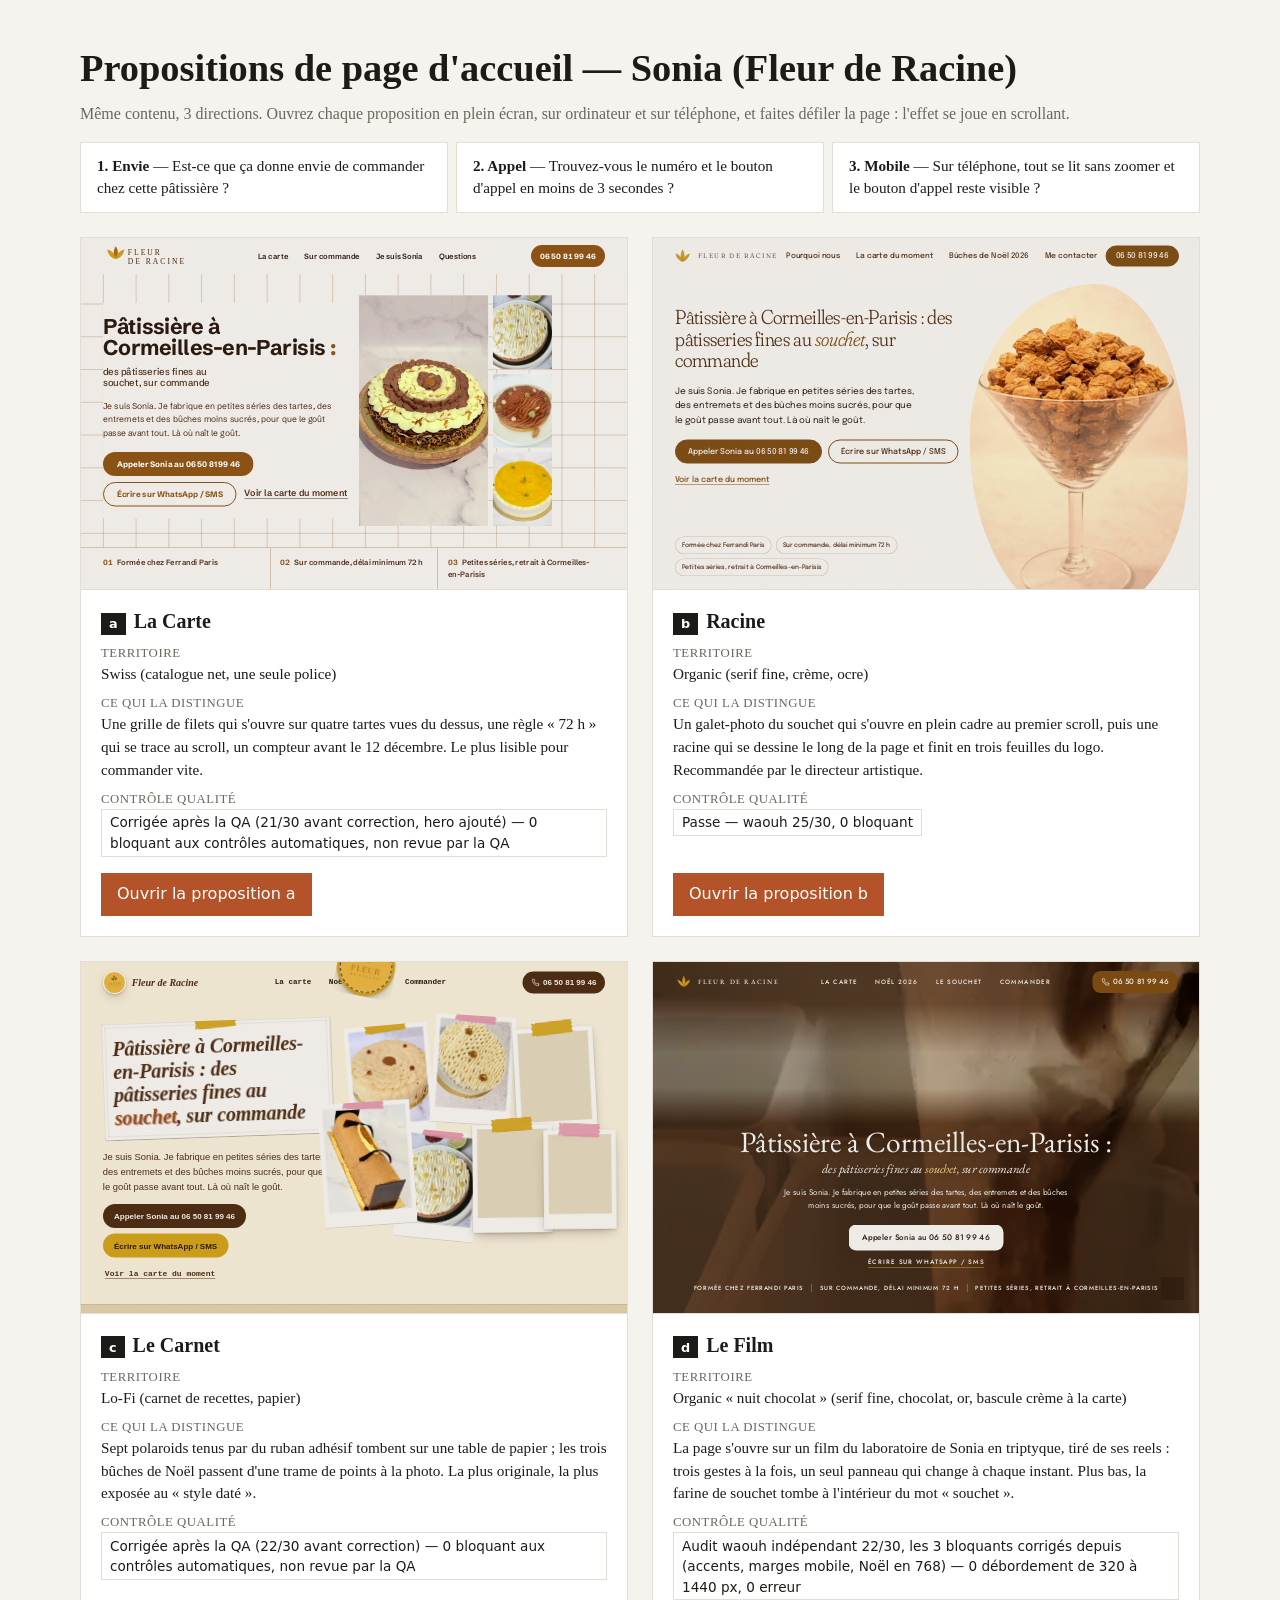
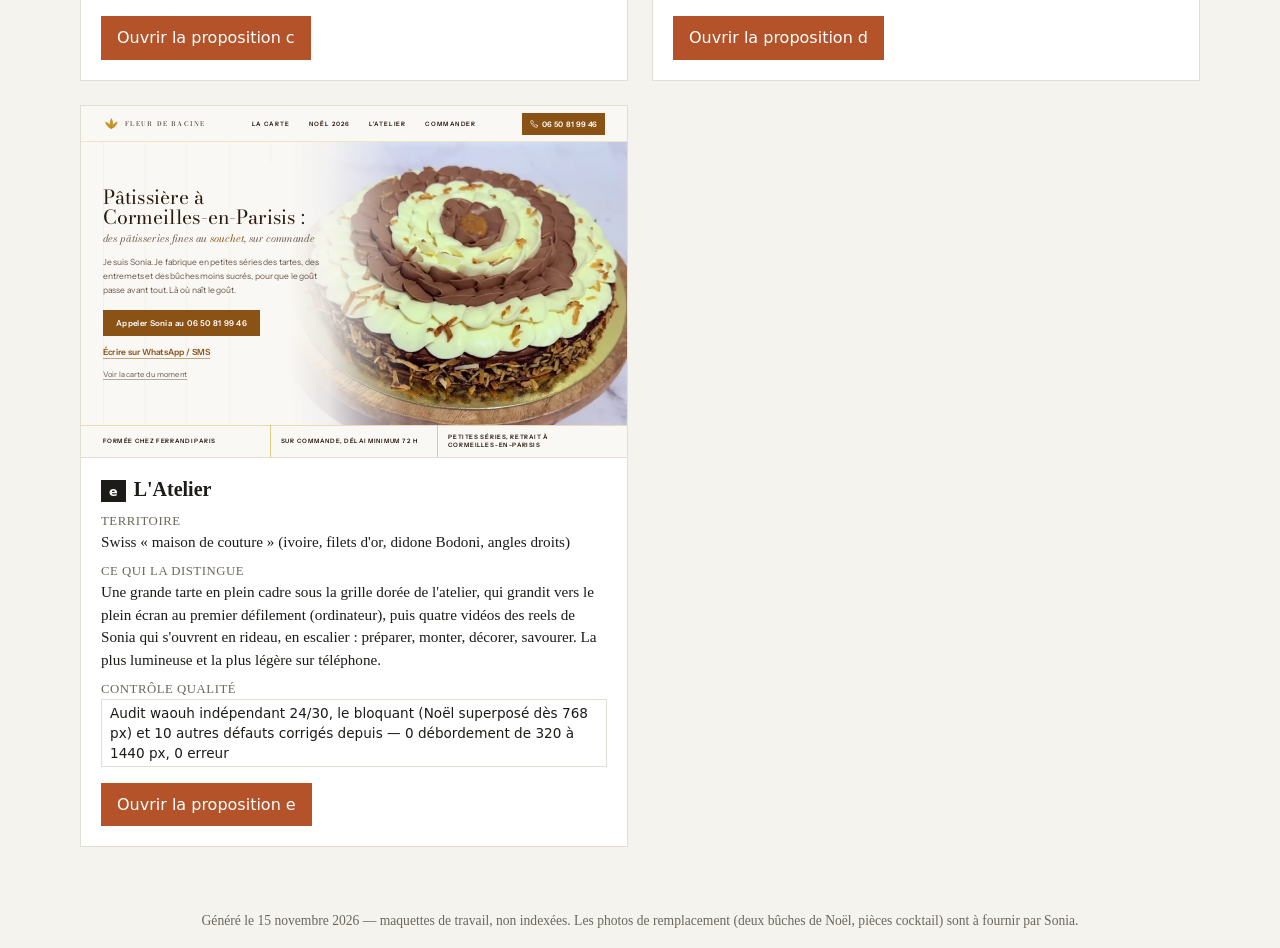
<file: index.html>
<!DOCTYPE html>
<html lang="fr">
<head>
<meta charset="utf-8">
<meta name="viewport" content="width=device-width, initial-scale=1">
<meta name="robots" content="noindex, nofollow">
<title>Propositions — Sonia (Fleur de Racine)</title>
<style>
  :root { --bg: #f5f3ee; --ink: #1c1b18; --muted: #6b675e; --card: #ffffff; --line: #e2ded4; --accent: #b4532a; }
  * { box-sizing: border-box; }
  body { margin: 0; font-family: Georgia, "Times New Roman", serif; background: var(--bg); color: var(--ink); line-height: 1.5; }
  header { padding: 2.5rem 1rem 1rem; max-width: 72rem; margin: 0 auto; }
  header h1 { font-size: clamp(1.6rem, 4vw, 2.4rem); margin: 0 0 .25rem; }
  header p { margin: 0; color: var(--muted); }
  .how { max-width: 72rem; margin: 0 auto 1.5rem; padding: 0 1rem; display: grid; gap: .5rem; grid-template-columns: 1fr; }
  .how li { background: var(--card); border: 1px solid var(--line); padding: .75rem 1rem; list-style: none; font-size: .95rem; }
  .grid { max-width: 72rem; margin: 0 auto; padding: 0 1rem 3rem; display: grid; gap: 1.5rem; grid-template-columns: 1fr; }
  .card { background: var(--card); border: 1px solid var(--line); display: grid; grid-template-rows: auto 1fr auto; }
  .preview { position: relative; height: 22rem; overflow: hidden; background: #ddd; border-bottom: 1px solid var(--line); }
  .preview iframe { width: 200%; height: 200%; transform: scale(.5); transform-origin: 0 0; border: 0; pointer-events: none; }
  .meta { padding: 1rem 1.25rem; }
  .meta h2 { margin: 0 0 .25rem; font-size: 1.25rem; }
  .meta .lettre { display: inline-block; background: var(--ink); color: #fff; font-family: system-ui, sans-serif; font-size: .8rem; padding: .1rem .5rem; margin-right: .5rem; }
  .meta dl { margin: .5rem 0 0; font-size: .95rem; }
  .meta dt { color: var(--muted); font-size: .8rem; text-transform: uppercase; letter-spacing: .04em; margin-top: .5rem; }
  .meta dd { margin: 0; }
  .verdict { font-family: system-ui, sans-serif; font-size: .85rem; padding: .15rem .5rem; border: 1px solid var(--line); display: inline-block; }
  .actions { padding: 0 1.25rem 1.25rem; }
  .actions a { display: inline-block; background: var(--accent); color: #fff; text-decoration: none; padding: .6rem 1rem; font-family: system-ui, sans-serif; }
  .actions a:focus-visible { outline: 3px solid var(--ink); outline-offset: 2px; }
  footer { text-align: center; color: var(--muted); font-size: .85rem; padding: 1rem; }
  @media (min-width: 768px) { .grid { grid-template-columns: 1fr 1fr; } .how { grid-template-columns: 1fr 1fr 1fr; } }
</style>
</head>
<body>
<header>
  <h1>Propositions de page d'accueil — Sonia (Fleur de Racine)</h1>
  <p>Même contenu, 3 directions. Ouvrez chaque proposition en plein écran, sur ordinateur et sur téléphone, et faites défiler la page : l'effet se joue en scrollant.</p>
</header>

<ul class="how">
  <li><strong>1. Envie</strong> — Est-ce que ça donne envie de commander chez cette pâtissière ?</li>
  <li><strong>2. Appel</strong> — Trouvez-vous le numéro et le bouton d'appel en moins de 3 secondes ?</li>
  <li><strong>3. Mobile</strong> — Sur téléphone, tout se lit sans zoomer et le bouton d'appel reste visible ?</li>
</ul>

<section class="grid">
  <article class="card">
    <div class="preview"><iframe loading="lazy" src="./a/index.html" title="Aperçu La Carte"></iframe></div>
    <div class="meta">
      <h2><span class="lettre">a</span>La Carte</h2>
      <dl>
        <dt>Territoire</dt><dd>Swiss (catalogue net, une seule police)</dd>
        <dt>Ce qui la distingue</dt><dd>Une grille de filets qui s'ouvre sur quatre tartes vues du dessus, une règle « 72 h » qui se trace au scroll, un compteur avant le 12 décembre. Le plus lisible pour commander vite.</dd>
        <dt>Contrôle qualité</dt><dd><span class="verdict">Corrigée après la QA (21/30 avant correction, hero ajouté) — 0 bloquant aux contrôles automatiques, non revue par la QA</span></dd>
      </dl>
    </div>
    <div class="actions"><a href="./a/index.html">Ouvrir la proposition a</a></div>
  </article>
  <article class="card">
    <div class="preview"><iframe loading="lazy" src="./b/index.html" title="Aperçu Racine"></iframe></div>
    <div class="meta">
      <h2><span class="lettre">b</span>Racine</h2>
      <dl>
        <dt>Territoire</dt><dd>Organic (serif fine, crème, ocre)</dd>
        <dt>Ce qui la distingue</dt><dd>Un galet-photo du souchet qui s'ouvre en plein cadre au premier scroll, puis une racine qui se dessine le long de la page et finit en trois feuilles du logo. Recommandée par le directeur artistique.</dd>
        <dt>Contrôle qualité</dt><dd><span class="verdict">Passe — waouh 25/30, 0 bloquant</span></dd>
      </dl>
    </div>
    <div class="actions"><a href="./b/index.html">Ouvrir la proposition b</a></div>
  </article>
  <article class="card">
    <div class="preview"><iframe loading="lazy" src="./c/index.html" title="Aperçu Le Carnet"></iframe></div>
    <div class="meta">
      <h2><span class="lettre">c</span>Le Carnet</h2>
      <dl>
        <dt>Territoire</dt><dd>Lo-Fi (carnet de recettes, papier)</dd>
        <dt>Ce qui la distingue</dt><dd>Sept polaroids tenus par du ruban adhésif tombent sur une table de papier ; les trois bûches de Noël passent d'une trame de points à la photo. La plus originale, la plus exposée au « style daté ».</dd>
        <dt>Contrôle qualité</dt><dd><span class="verdict">Corrigée après la QA (22/30 avant correction) — 0 bloquant aux contrôles automatiques, non revue par la QA</span></dd>
      </dl>
    </div>
    <div class="actions"><a href="./c/index.html">Ouvrir la proposition c</a></div>
  </article>
  <article class="card">
    <div class="preview"><iframe loading="lazy" src="./d/index.html" title="Aperçu Le Film"></iframe></div>
    <div class="meta">
      <h2><span class="lettre">d</span>Le Film</h2>
      <dl>
        <dt>Territoire</dt><dd>Organic « nuit chocolat » (serif fine, chocolat, or, bascule crème à la carte)</dd>
        <dt>Ce qui la distingue</dt><dd>La page s'ouvre sur un film du laboratoire de Sonia en triptyque, tiré de ses reels : trois gestes à la fois, un seul panneau qui change à chaque instant. Plus bas, la farine de souchet tombe à l'intérieur du mot « souchet ».</dd>
        <dt>Contrôle qualité</dt><dd><span class="verdict">Audit waouh indépendant 22/30, les 3 bloquants corrigés depuis (accents, marges mobile, Noël en 768) — 0 débordement de 320 à 1440 px, 0 erreur</span></dd>
      </dl>
    </div>
    <div class="actions"><a href="./d/index.html">Ouvrir la proposition d</a></div>
  </article>
  <article class="card">
    <div class="preview"><iframe loading="lazy" src="./e/index.html" title="Aperçu L'Atelier"></iframe></div>
    <div class="meta">
      <h2><span class="lettre">e</span>L'Atelier</h2>
      <dl>
        <dt>Territoire</dt><dd>Swiss « maison de couture » (ivoire, filets d'or, didone Bodoni, angles droits)</dd>
        <dt>Ce qui la distingue</dt><dd>Une grande tarte en plein cadre sous la grille dorée de l'atelier, qui grandit vers le plein écran au premier défilement (ordinateur), puis quatre vidéos des reels de Sonia qui s'ouvrent en rideau, en escalier : préparer, monter, décorer, savourer. La plus lumineuse et la plus légère sur téléphone.</dd>
        <dt>Contrôle qualité</dt><dd><span class="verdict">Audit waouh indépendant 24/30, le bloquant (Noël superposé dès 768 px) et 10 autres défauts corrigés depuis — 0 débordement de 320 à 1440 px, 0 erreur</span></dd>
      </dl>
    </div>
    <div class="actions"><a href="./e/index.html">Ouvrir la proposition e</a></div>
  </article>
</section>

<footer>Généré le 15 novembre 2026 — maquettes de travail, non indexées. Les photos de remplacement (deux bûches de Noël, pièces cocktail) sont à fournir par Sonia.</footer>
</body>
</html>
</file>
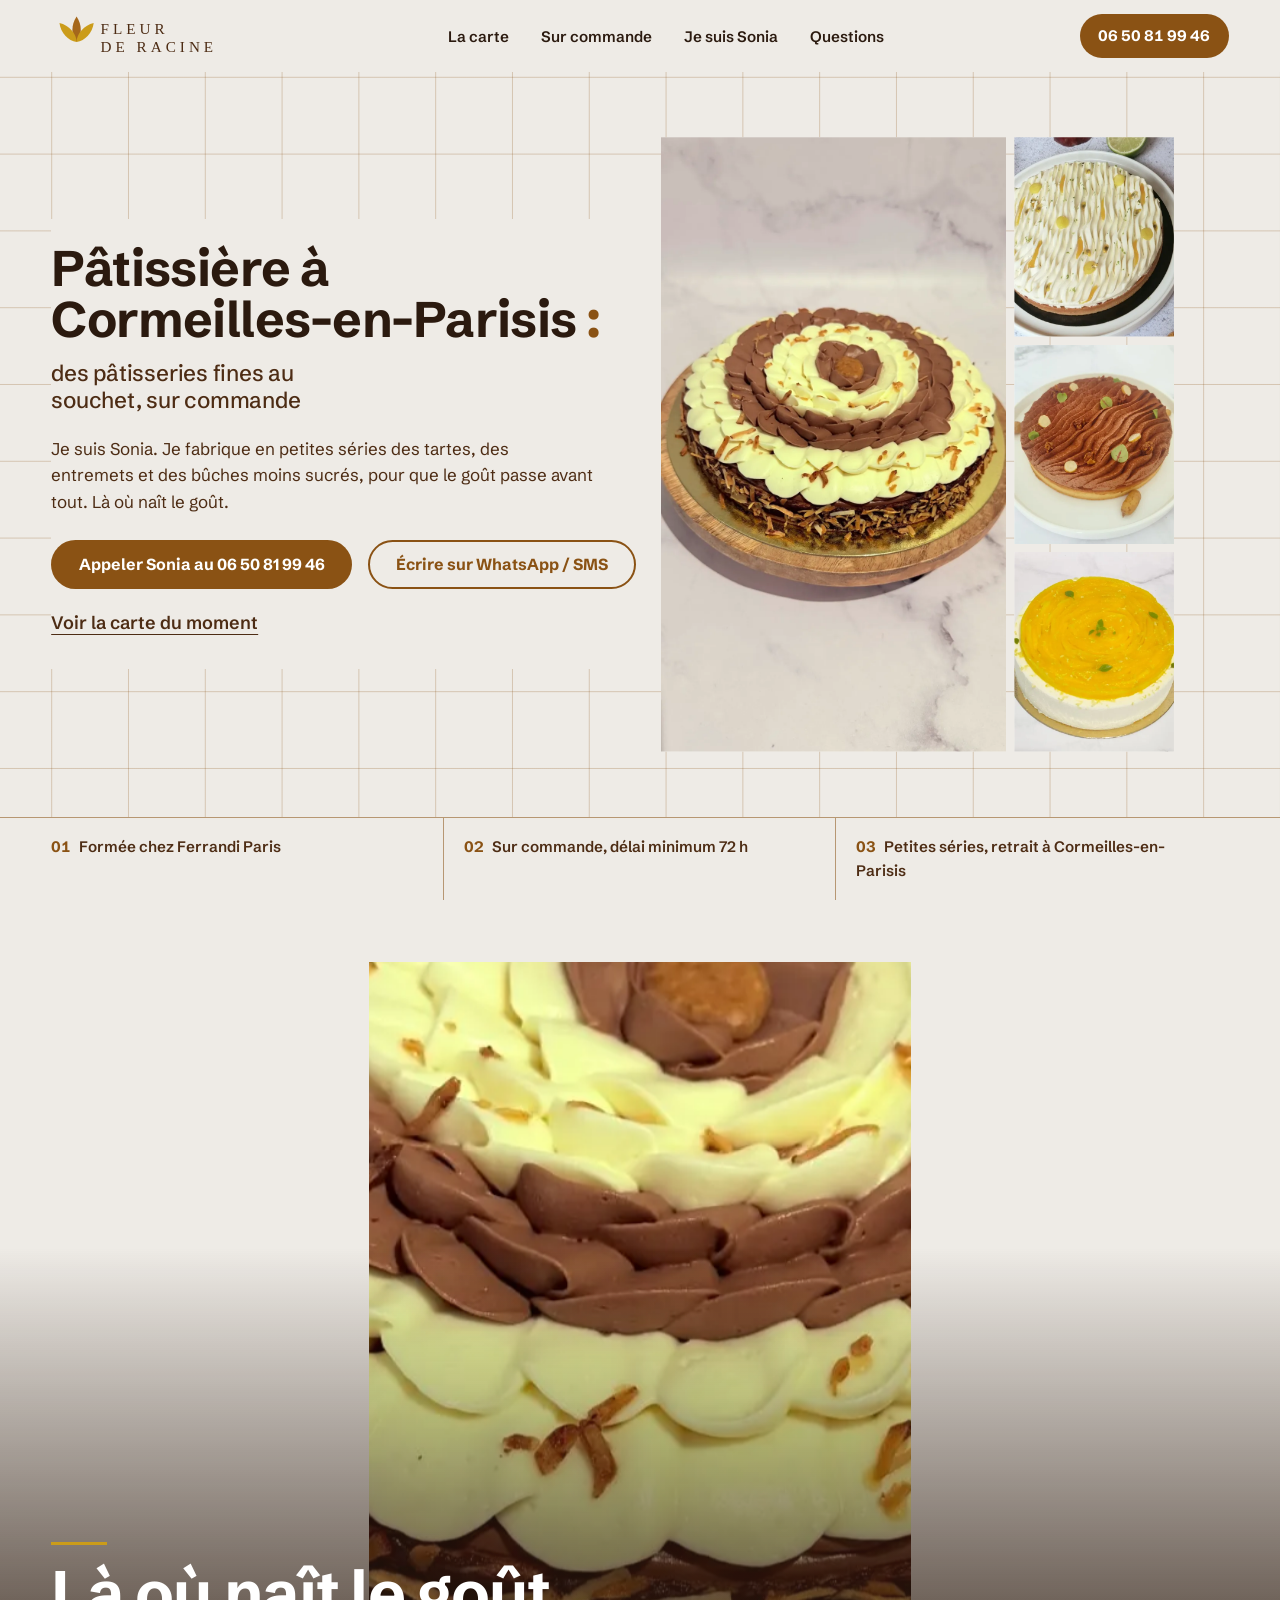
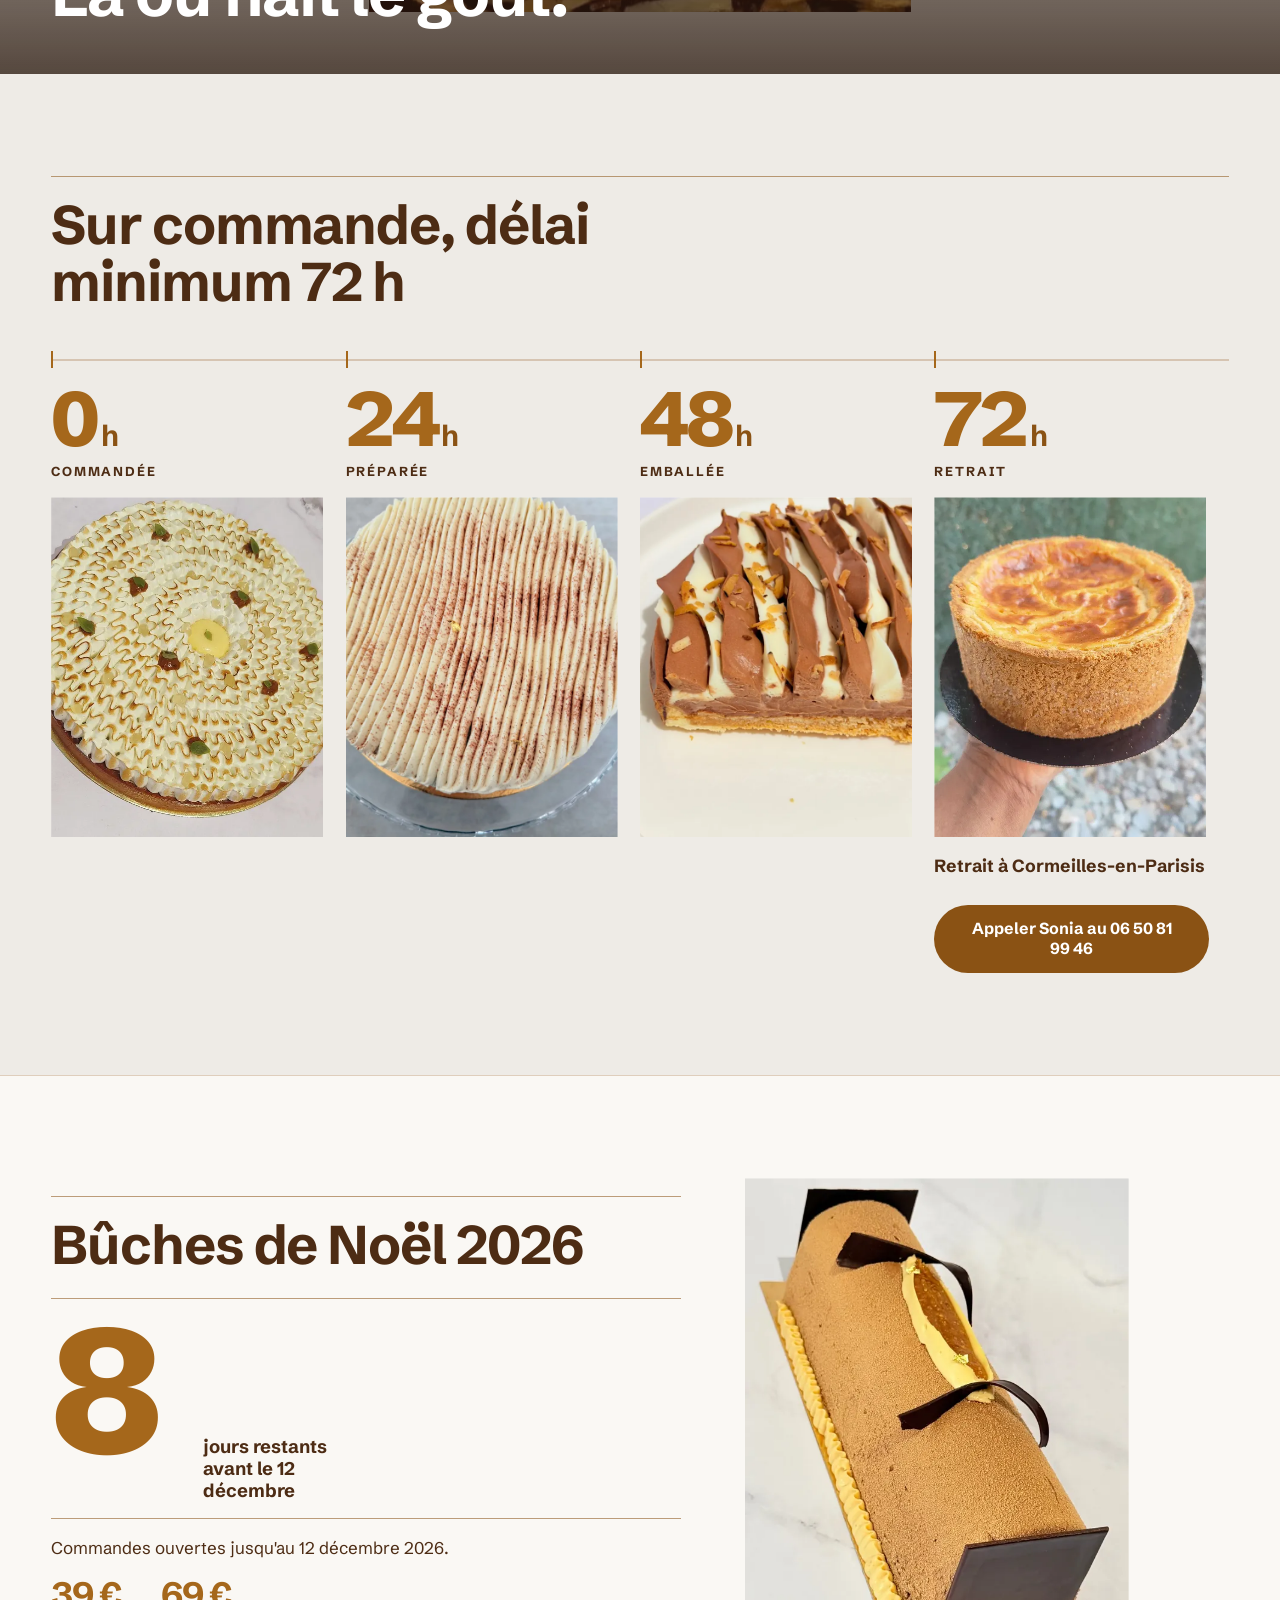
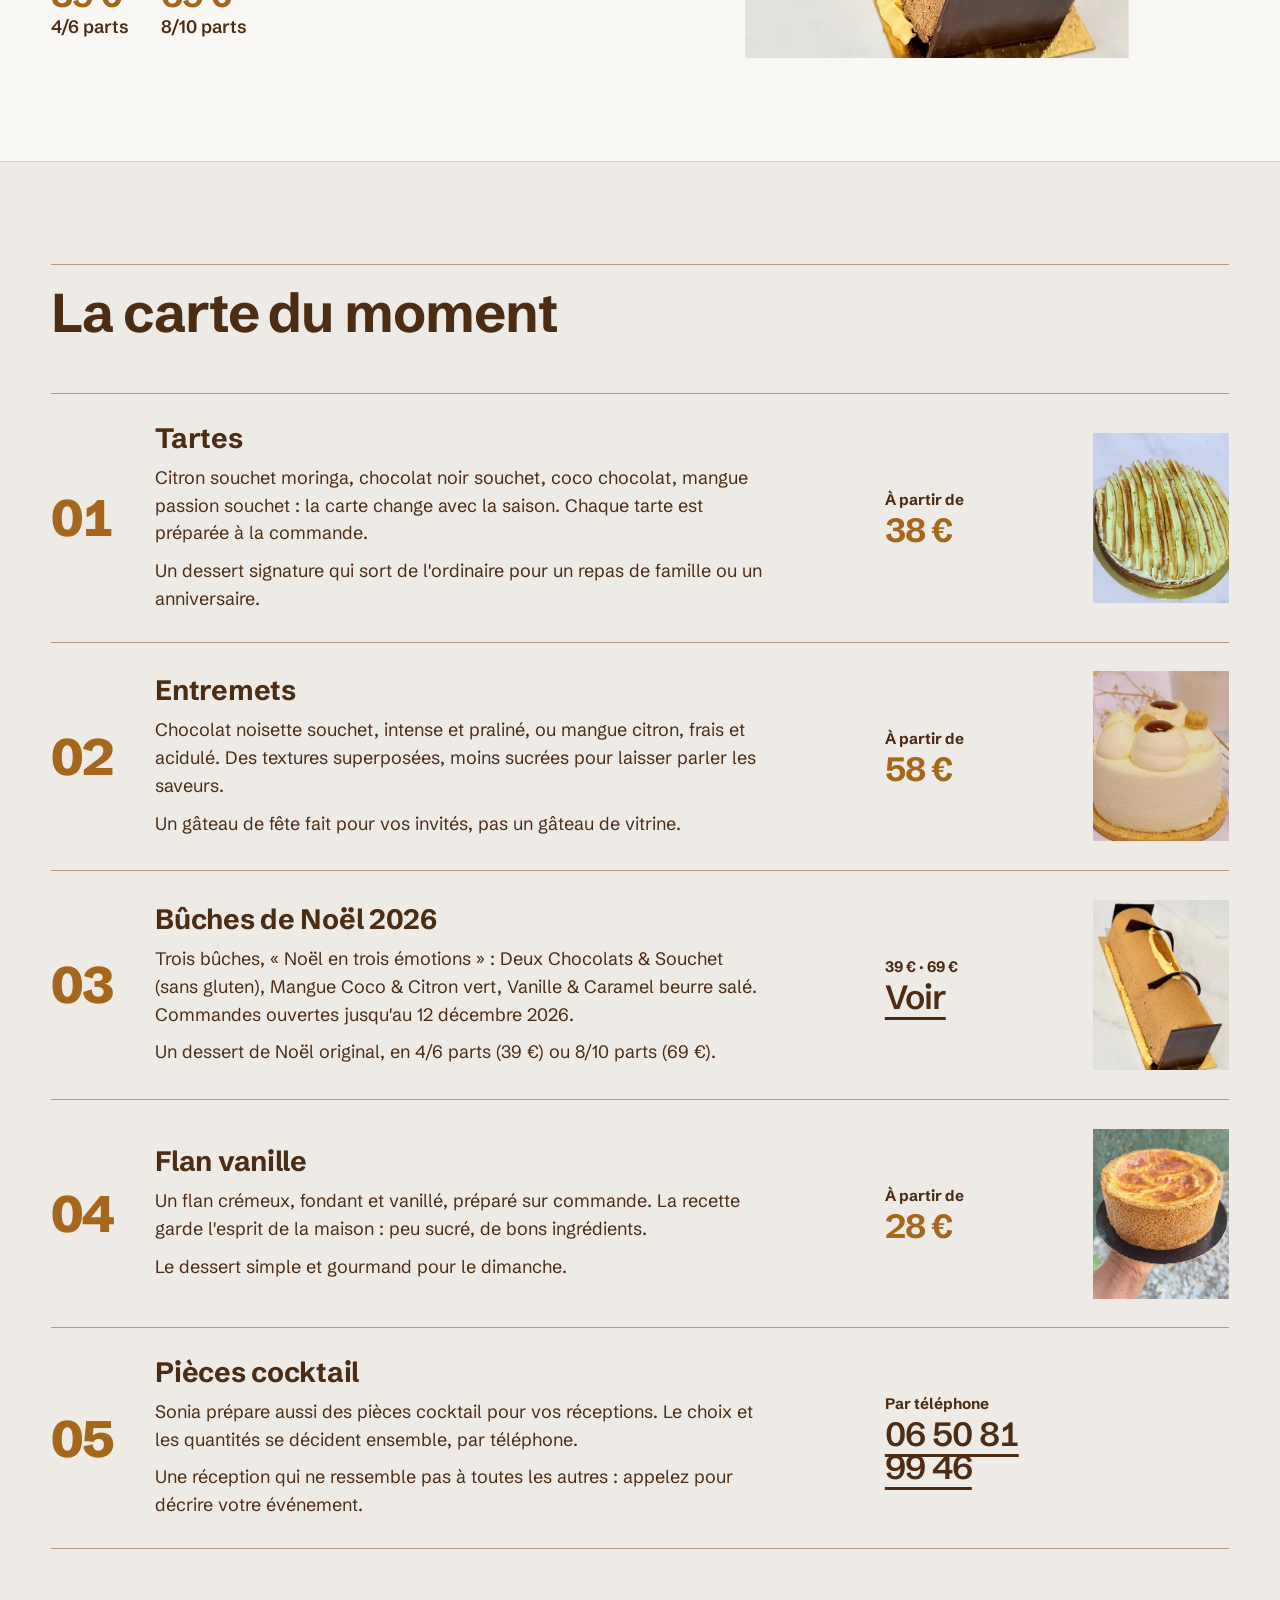
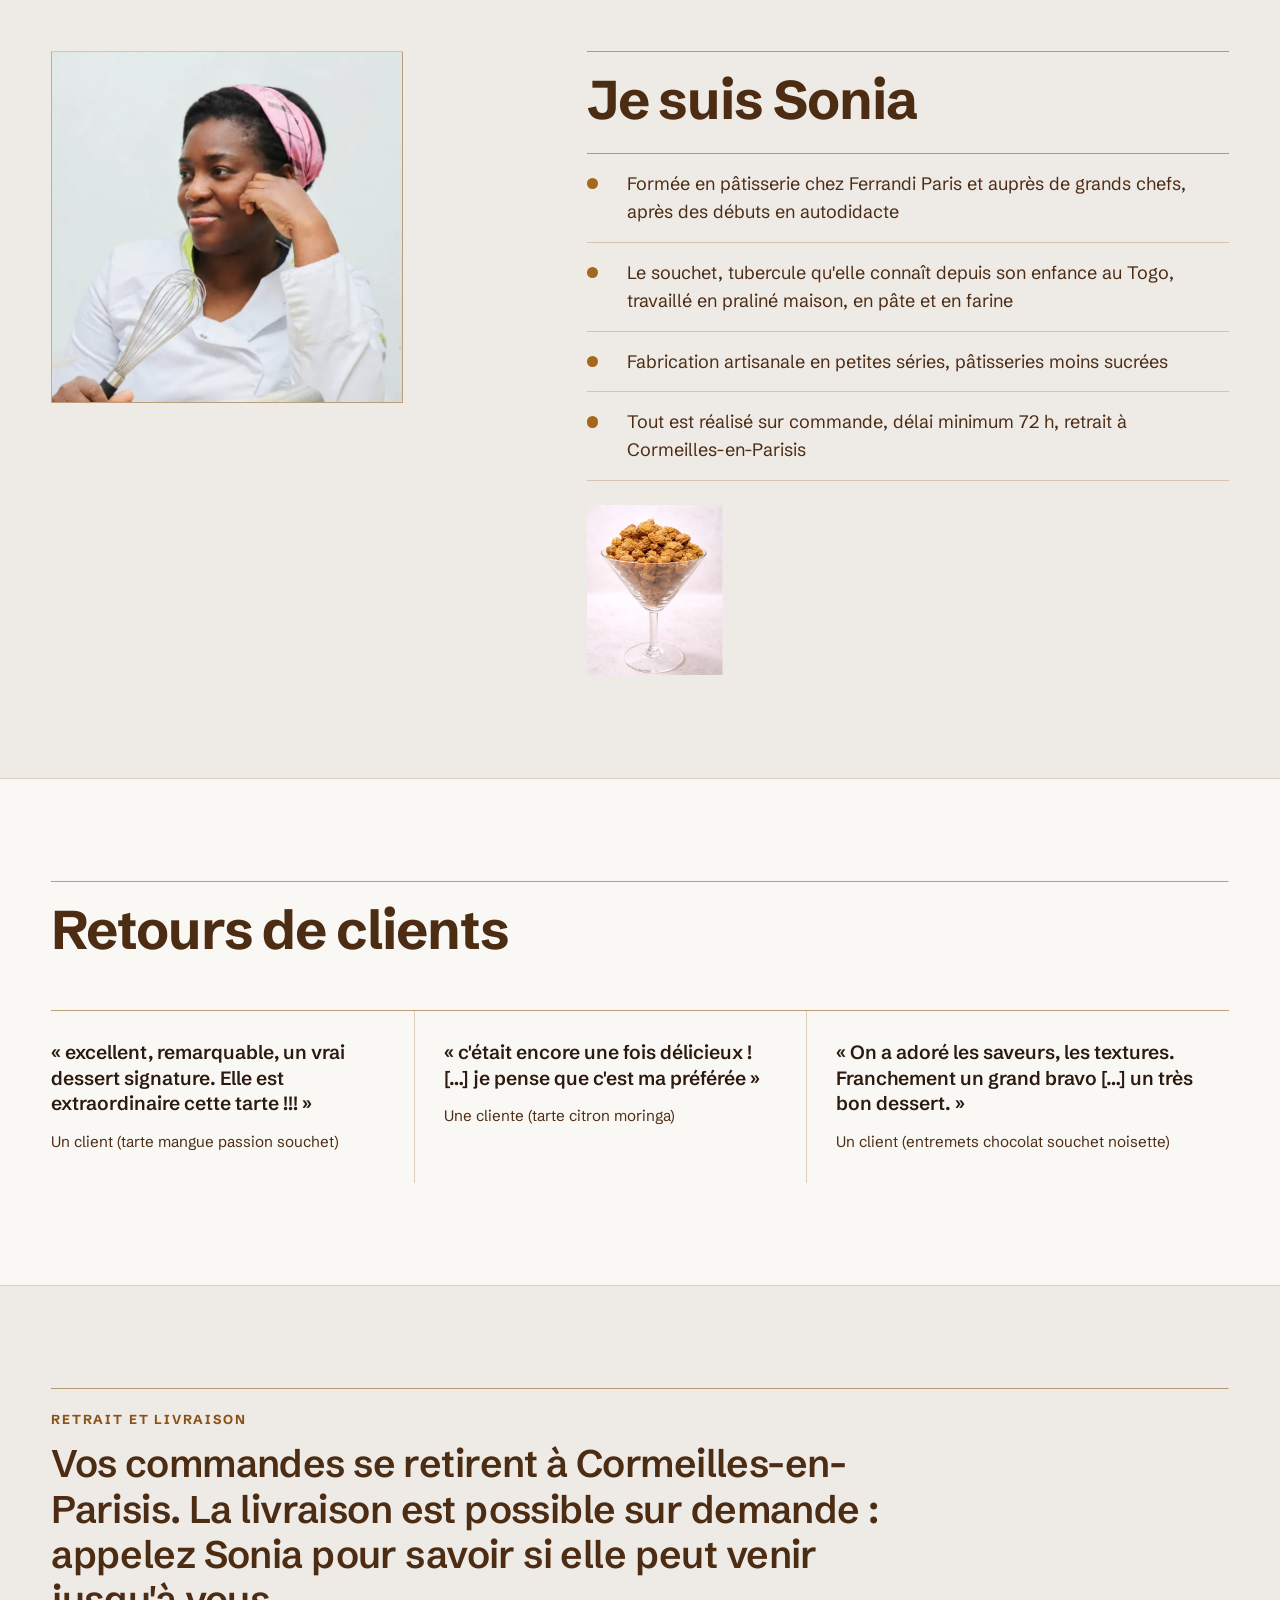
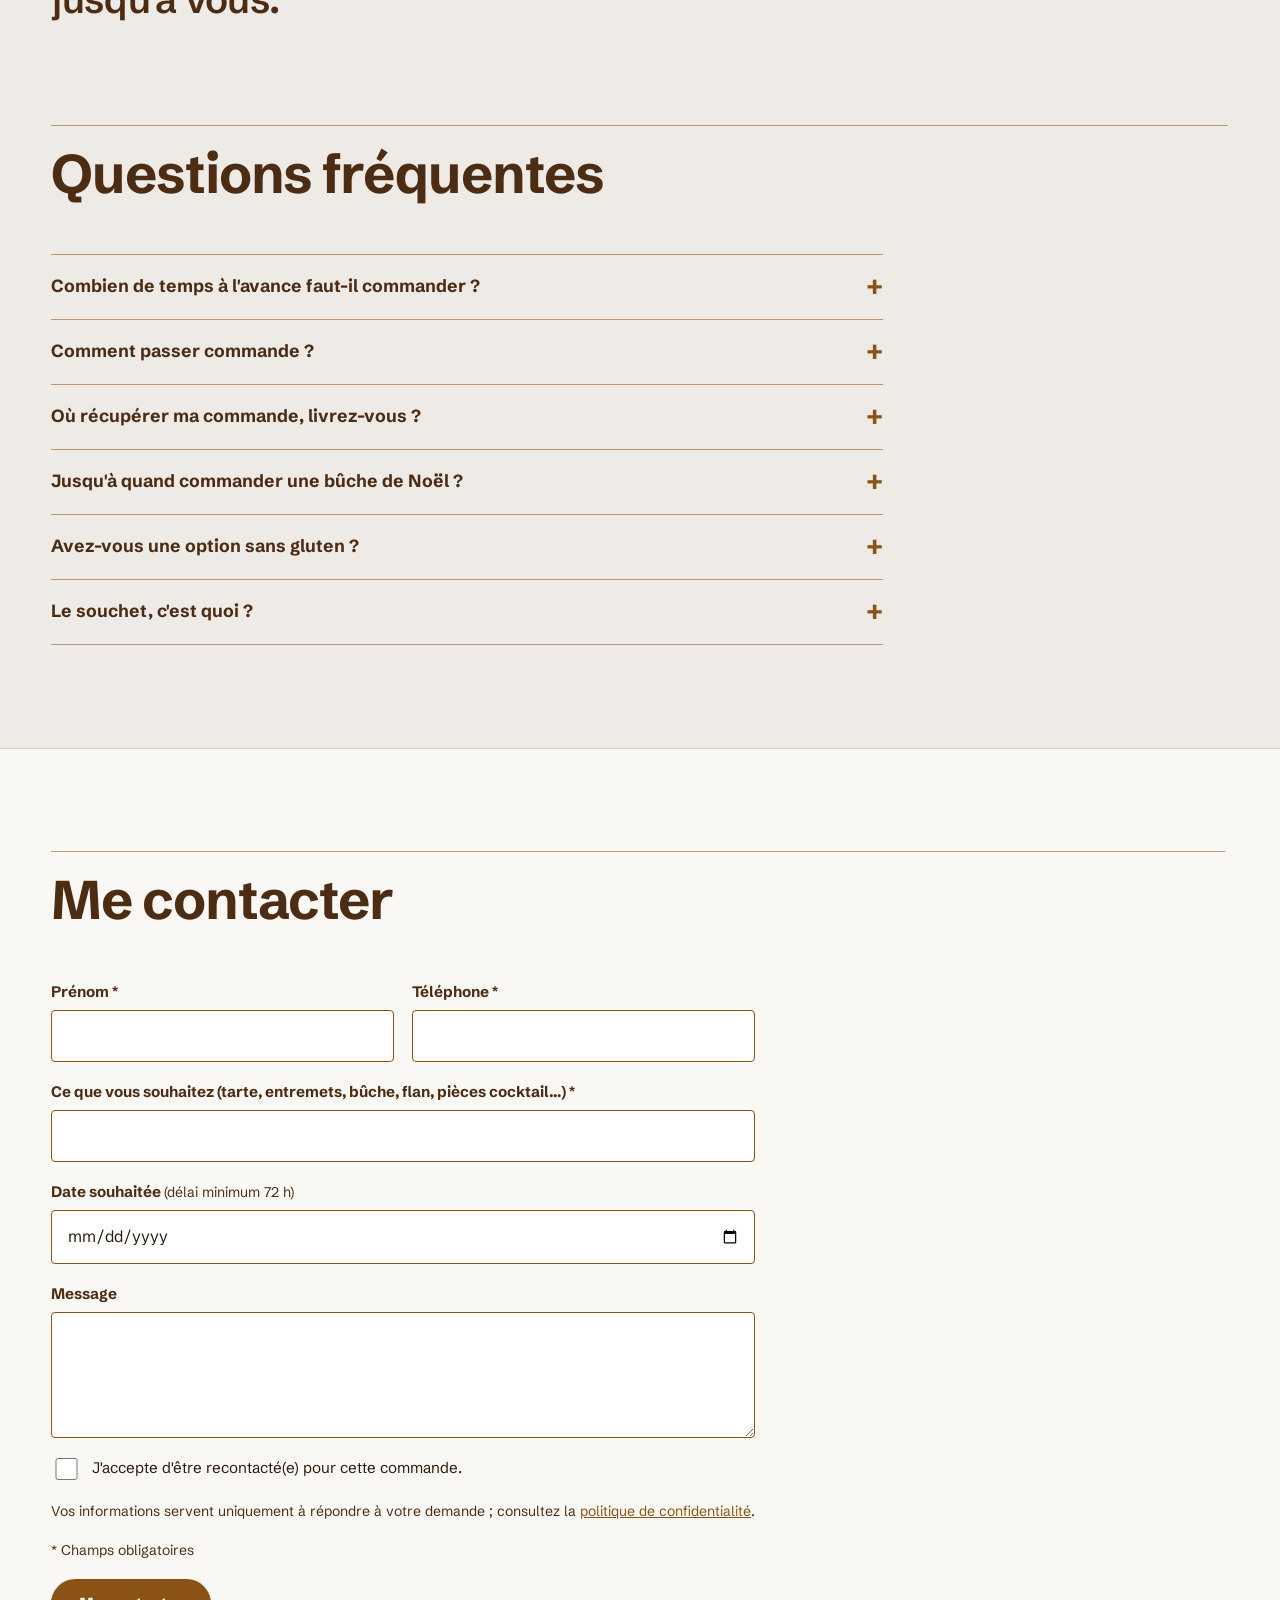
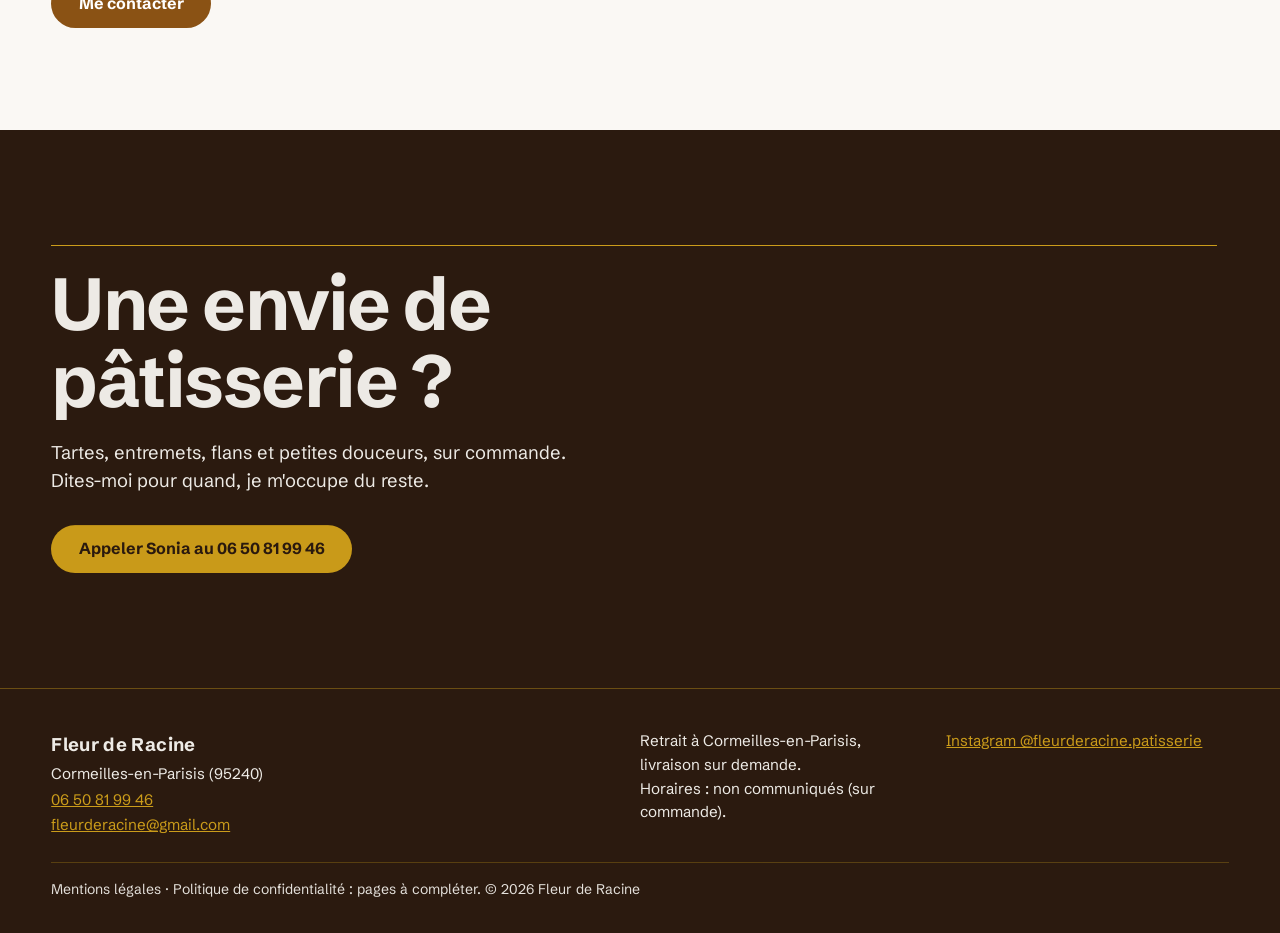
<file: a/index.html>
<!DOCTYPE html>
<html lang="fr">
<head>
<meta charset="utf-8">
<script>/* Pose l'état « animé » avant le premier affichage (évite le flash du contenu qui apparaît puis se masque) ; si GSAP ne charge pas, tout redevient visible. */document.documentElement.classList.add('js');setTimeout(function(){if(!(window.gsap&&window.ScrollTrigger))document.documentElement.classList.remove('js');},3000);</script>
<meta name="viewport" content="width=device-width, initial-scale=1">
<title>Pâtissière à Cormeilles-en-Parisis | Fleur de Racine</title>
<meta name="description" content="Pâtisserie fine sur commande à Cormeilles-en-Parisis : tartes, entremets et bûches de Noël au souchet. Appelez Sonia, dès 72 h.">
<meta name="robots" content="noindex, nofollow">
<meta name="theme-color" content="#EEEBE6">
<meta property="og:type" content="website">
<meta property="og:locale" content="fr_FR">
<meta property="og:site_name" content="Fleur de Racine">
<meta property="og:title" content="Fleur de Racine, pâtissière à Cormeilles-en-Parisis">
<meta property="og:description" content="Tartes, entremets et bûches de Noël au souchet, faits sur commande en petites séries. Retrait à Cormeilles-en-Parisis.">
<meta property="og:image" content="img/og.jpg">
<meta property="og:image:width" content="1200">
<meta property="og:image:height" content="630">
<meta name="twitter:image" content="img/og.jpg">
<meta name="twitter:card" content="summary_large_image">
<meta name="twitter:title" content="Fleur de Racine, pâtissière à Cormeilles-en-Parisis">
<meta name="twitter:description" content="Tartes, entremets et bûches de Noël au souchet, faits sur commande en petites séries. Retrait à Cormeilles-en-Parisis.">

<link rel="preload" href="fonts/Jqz55SSPQuCQF3t8uOwiUL-taUTtap9Gayo.woff2" as="font" type="font/woff2" crossorigin>
<link rel="preload" href="img/hero-1.webp" as="image" type="image/webp" fetchpriority="high">
<style>@font-face{font-family:'Schibsted Grotesk';font-style:normal;font-weight:400 800;font-display:swap;src:url(fonts/Jqz55SSPQuCQF3t8uOwiUL-taUTtap9Gayo.woff2) format('woff2')}</style>


<script type="application/ld+json">
{
  "@context": "https://schema.org",
  "@type": ["LocalBusiness", "Bakery"],
  "name": "Fleur de Racine",
  "description": "Pâtisserie fine sur commande à Cormeilles-en-Parisis : tartes, entremets et bûches de Noël au souchet.",
  "telephone": "+33650819946",
  "email": "fleurderacine@gmail.com",
  "address": {
    "@type": "PostalAddress",
    "addressLocality": "Cormeilles-en-Parisis",
    "postalCode": "95240",
    "addressCountry": "FR"
  },
  "areaServed": { "@type": "City", "name": "Cormeilles-en-Parisis" },
  "sameAs": ["https://www.instagram.com/fleurderacine.patisserie/"],
  "hasOfferCatalog": {
    "@type": "OfferCatalog",
    "name": "La carte du moment",
    "itemListElement": [
      { "@type": "Offer", "itemOffered": { "@type": "Product", "name": "Tartes" } },
      { "@type": "Offer", "itemOffered": { "@type": "Product", "name": "Entremets" } },
      { "@type": "Offer", "itemOffered": { "@type": "Product", "name": "Bûches de Noël 2026" } },
      { "@type": "Offer", "itemOffered": { "@type": "Product", "name": "Flan vanille" } },
      { "@type": "Offer", "itemOffered": { "@type": "Product", "name": "Pièces cocktail" } }
    ]
  }
}
</script>

<style>
:root{
  --bg:#EEEBE6; --ink:#2B1A0F; --ink2:#4D2C14; --acc:#8A5214; --brand:#A5671B;
  --surface:#FAF8F4; --dark:#2B1A0F; --gold:#CB9C1A; --line:rgba(138,82,20,.25); --line-strong:rgba(138,82,20,.55);
  --hh:4.5rem; --gut:clamp(1rem,4vw,4rem); --max:90rem;
  --ease:cubic-bezier(.16,1,.3,1);
  --font:"Schibsted Grotesk",system-ui,-apple-system,"Segoe UI",Roboto,sans-serif;
}
*,*::before,*::after{box-sizing:border-box}
html{scroll-behavior:smooth;-webkit-text-size-adjust:100%}
body{margin:0;background:var(--bg);color:var(--ink);font-family:var(--font);font-size:1.0625rem;line-height:1.55;font-weight:400;overflow-x:hidden;padding-bottom:4.75rem}
img{display:block;max-width:100%;height:auto}
a{color:var(--acc)}
h1,h2,h3,p,ul,ol,figure,blockquote{margin:0}
ul,ol{padding:0;list-style:none}
:focus-visible{outline:.1875rem solid var(--acc);outline-offset:.25rem;border-radius:.25rem}
.dark :focus-visible{outline-color:var(--gold)}
.skip{position:absolute;left:1rem;top:-5rem;z-index:100;background:var(--ink);color:#fff;padding:.75rem 1.25rem;border-radius:999px;font-weight:700;text-decoration:none;transition:top .2s}
.skip:focus{top:1rem}
.wrap{max-width:var(--max);margin-inline:auto;padding-inline:var(--gut)}
.num-t{font-variant-numeric:tabular-nums}

/* Boutons : un seul système, la pilule */
.btn,.tel-pill,summary,.nav a{touch-action:manipulation}
.btn{display:inline-flex;align-items:center;justify-content:center;gap:.5rem;min-height:3rem;padding:.8rem 1.6rem;border-radius:999px;font:inherit;font-weight:700;font-size:1rem;line-height:1.2;text-decoration:none;text-align:center;border:.125rem solid transparent;cursor:pointer;transition:transform .25s var(--ease),background-color .2s,color .2s}
@media (hover:hover){
  .btn:hover{transform:translateY(-.125rem)}
  .btn-main:hover{background:#6F4010}
  .btn-ghost:hover{background:var(--acc);color:#fff}
  .btn-gold:hover{background:#DDAE2A}
  .nav a:hover{background-size:100% .125rem}
  .tel-pill:hover{background:#6F4010}
  .row:hover .thumb{transform:translateY(-.25rem)}
}
.btn:active{transform:translateY(0) scale(.98)}
.btn-main{background:var(--acc);color:#fff}
.btn-ghost{background:transparent;color:var(--acc);border-color:var(--acc)}
.btn-gold{background:var(--gold);color:var(--ink)}
.link-quiet{color:var(--ink2);font-weight:600;text-underline-offset:.25em}

/* En-tête */
.site-header{position:relative;z-index:5;height:var(--hh)}
.site-header .wrap{height:100%;display:flex;align-items:center;justify-content:space-between;gap:1rem}
.logo{display:block;line-height:0;text-decoration:none}
.logo svg{height:2.3rem;width:auto}
.nav{display:none}
.nav ul{display:flex;gap:2rem}
.nav a{color:var(--ink);text-decoration:none;font-weight:600;font-size:.95rem;padding:.5rem 0;background:linear-gradient(var(--acc),var(--acc)) 0 100%/0 .125rem no-repeat;transition:background-size .35s var(--ease)}
.tel-pill{display:inline-flex;align-items:center;min-height:2.75rem;padding:.5rem .85rem;border-radius:999px;background:var(--acc);color:#fff;font-weight:700;text-decoration:none;font-variant-numeric:tabular-nums;font-size:.875rem;white-space:nowrap}

/* Hero : grille de filets */
.hero{position:relative;display:grid;grid-template-rows:1fr auto;min-height:calc(100dvh - var(--hh))}
.hero-lines{position:absolute;left:0;right:0;top:calc(var(--hh) * -1);bottom:0;pointer-events:none;z-index:0;
  --cell:clamp(3.25rem,6.6vw,6rem);
  background-image:linear-gradient(to right,var(--line) 1px,transparent 1px),linear-gradient(to bottom,var(--line) 1px,transparent 1px);
  background-size:var(--cell) var(--cell);background-position:var(--gut) 0}
.hero-main{position:relative;z-index:1;display:grid;grid-template-columns:minmax(0,1fr);padding-block:1.5rem 2rem}
.hero-copy{background:var(--bg);align-self:center;padding:1.25rem 0 1.5rem;position:relative;z-index:2}
.h1{font-weight:700;letter-spacing:-.02em;line-height:1.02}
.h1-a{display:block;font-size:clamp(2.35rem,10.4vw,3.6rem);color:var(--ink)}
.h1-a .colon{color:var(--acc)}
.h1-b{display:block;margin-top:.9rem;font-size:clamp(1.15rem,4.8vw,1.5rem);line-height:1.2;font-weight:500;letter-spacing:-.01em;color:var(--ink2)}
.w{display:inline-block;overflow:hidden;vertical-align:bottom;padding:.14em 0 .16em;margin:-.14em 0 -.16em}
.w>span{display:inline-block}
.sub{margin-top:1.4rem;max-width:34rem;font-size:1.0625rem;color:var(--ink2)}
.cta-row{display:flex;flex-direction:column;gap:.75rem;margin-top:1.6rem}
.cta-row .link-quiet{align-self:flex-start;padding:.5rem 0;min-height:2.75rem;display:inline-flex;align-items:center}
.collage{display:grid;grid-template-columns:1fr 1fr;gap:.5rem;margin-top:1.25rem;position:relative;z-index:1}
.cell{overflow:hidden;background:var(--surface);position:relative}
.cell img{width:100%;height:100%;object-fit:cover}
.collage .cell{aspect-ratio:4/5}
.bar{position:relative;z-index:1;border-top:1px solid var(--line-strong);background:var(--bg)}
.bar ul{display:grid;grid-template-columns:1fr}
.bar li{padding:.8rem 0;font-weight:600;font-size:.95rem;color:var(--ink2);border-bottom:1px solid var(--line)}
.bar li:last-child{border-bottom:0}
.bar b{color:var(--acc);font-variant-numeric:tabular-nums;margin-right:.5rem}


/* Ouverture plein cadre : la grande cellule du hero devient la photo plein cadre au scroll normal (aucun épinglage) */
.hero{overflow:clip}
.opening{position:relative;height:clamp(24rem,86dvh,60rem);background:var(--bg);overflow:hidden;margin:0}
.opening img{width:100%;height:100%;object-fit:cover;object-position:50% 50%}
.opening .shade{position:absolute;inset:auto 0 0 0;height:55%;background:linear-gradient(to top,rgba(43,26,15,.78),rgba(43,26,15,0));pointer-events:none}
.opening .cap{position:absolute;left:var(--gut);right:var(--gut);bottom:clamp(1.25rem,4vw,3rem);color:#FFFFFF;font-weight:700;font-size:clamp(1.6rem,5vw,4rem);line-height:1.02;letter-spacing:-.02em;max-width:18ch;margin:0}
.opening .cap::before{content:"";display:block;width:3.5rem;height:.1875rem;background:var(--gold);margin-bottom:1rem}

/* Sections */
section{position:relative}
.sec{padding-block:clamp(4rem,8vw,7rem)}
.sec-head{margin-bottom:clamp(2rem,4vw,3.5rem)}
.hr{height:1px;background:var(--line-strong);transform-origin:0 50%;margin-bottom:1.25rem}
.h2{font-size:clamp(1.9rem,5.6vw,3.4rem);line-height:1.04;font-weight:700;letter-spacing:-.02em;color:var(--ink2);max-width:22ch}
.h3{font-size:clamp(1.35rem,2.4vw,1.75rem);line-height:1.12;font-weight:700;letter-spacing:-.01em;color:var(--ink2)}
.kicker{font-size:.8125rem;font-weight:700;letter-spacing:.14em;text-transform:uppercase;color:var(--acc);margin-bottom:.75rem}
.lead{max-width:42rem;font-size:1.0625rem;color:var(--ink2)}

/* 72 h */
.t72{background:var(--bg)}
.t72-track{position:relative;margin-top:2rem;padding-left:2rem}
.rule-h{display:none}
.rule-v{position:absolute;left:0;top:0;width:.125rem;height:100%}
.rule-v path,.rule-h path{fill:none;stroke:var(--brand);stroke-width:2;stroke-dasharray:1;stroke-dashoffset:0}
.rule-bg-v{position:absolute;left:0;top:0;width:.125rem;height:100%;background:var(--line)}
.steps{display:grid;gap:2.5rem}
.step{position:relative;display:grid;gap:.5rem;align-content:start}
.step::before{content:"";position:absolute;left:-2rem;top:.85rem;width:1.25rem;height:.125rem;background:var(--line-strong);transition:background-color .3s}
.step.on::before{background:var(--brand)}
.step .num{font-size:clamp(3.2rem,16vw,5.5rem);font-weight:800;line-height:.9;letter-spacing:-.04em;color:var(--brand);font-variant-numeric:tabular-nums}
.step .num small{font-size:.38em;font-weight:700;letter-spacing:0;margin-left:.12em;color:var(--acc)}
.step .lab{font-size:.8125rem;font-weight:700;letter-spacing:.14em;text-transform:uppercase;color:var(--ink2)}
.step .cell{width:min(100%,15rem);aspect-ratio:4/5;margin-top:.5rem}
.step .go{margin-top:1rem}
.step .where{font-weight:700;color:var(--ink2);margin-top:.5rem;font-size:1.1rem}

/* Bûches */
.noel{background:var(--surface);border-block:1px solid var(--line)}
.noel-grid{display:grid;gap:2rem}
.count{display:flex;align-items:baseline;gap:1rem;flex-wrap:wrap;margin-block:1.5rem 1rem;border-block:1px solid var(--line-strong);padding-block:1rem}
.count .big{font-size:clamp(5.5rem,26vw,11rem);font-weight:800;line-height:.85;letter-spacing:-.05em;color:var(--brand);font-variant-numeric:tabular-nums;min-width:1.2ch}
.count .txt{font-weight:700;color:var(--ink2);font-size:1.15rem;max-width:12ch;line-height:1.2}
.noel .cell{width:min(100%,24rem);aspect-ratio:4/5}
.prices{display:flex;gap:2rem;flex-wrap:wrap;margin-top:1rem}
.prices p{font-weight:600;color:var(--ink2)}
.prices b{display:block;font-size:2.2rem;line-height:1;color:var(--brand);font-variant-numeric:tabular-nums;letter-spacing:-.03em}

/* Carte */
.carte-list{border-top:1px solid var(--line-strong)}
.row{display:grid;grid-template-columns:2.6rem 1fr;gap:.25rem 1rem;padding-block:1.6rem;border-bottom:1px solid var(--line-strong);align-items:start}
.row .no{font-size:2rem;font-weight:800;line-height:1;letter-spacing:-.03em;color:var(--brand);font-variant-numeric:tabular-nums}
.row .body{display:grid;gap:.6rem}
.row .body p{max-width:38rem;color:var(--ink2)}
.row .price{font-size:.95rem;font-weight:700;color:var(--ink2);display:flex;align-items:baseline;gap:.5rem;flex-wrap:wrap}
.row .price b{font-size:2.1rem;line-height:1;color:var(--brand);letter-spacing:-.03em;font-variant-numeric:tabular-nums}
.row .price,.row .thumb{grid-column:2}
.row .thumb{width:7.5rem;aspect-ratio:4/5;margin-top:.5rem;transition:transform .5s var(--ease)}
.thumb-empty{display:none}

/* Sonia */
.sonia-grid{display:grid;gap:2rem}
.frame{position:relative;max-width:22rem}
.frame .cell{aspect-ratio:1/1;border:1px solid var(--line-strong)}
.proofs{display:grid;gap:0;margin-top:1.5rem;border-top:1px solid var(--line-strong)}
.proofs li{padding:1rem 0;border-bottom:1px solid var(--line);color:var(--ink2);display:grid;grid-template-columns:2rem 1fr;gap:.5rem}
.proofs li::before{content:"";width:.7rem;height:.7rem;border-radius:50%;background:var(--brand);margin-top:.5rem}
.souchet-cell{width:8.5rem;aspect-ratio:4/5;margin-top:1.5rem}

/* Avis */
.avis{background:var(--surface);border-block:1px solid var(--line)}
.quotes{display:grid;border-top:1px solid var(--line-strong)}
.quotes figure{padding-block:1.6rem;border-bottom:1px solid var(--line)}
.quotes blockquote{font-size:1.2rem;line-height:1.35;font-weight:600;color:var(--ink)}
.quotes figcaption{margin-top:.8rem;font-size:.95rem;color:var(--ink2)}

/* Retrait */
.statement{font-size:clamp(1.4rem,3.4vw,2.4rem);line-height:1.18;font-weight:600;letter-spacing:-.015em;color:var(--ink2);max-width:36ch}

/* FAQ */
.faq-list{border-top:1px solid var(--line-strong);max-width:52rem}
.faq-list details{border-bottom:1px solid var(--line-strong)}
.faq-list summary{list-style:none;cursor:pointer;display:flex;justify-content:space-between;gap:1rem;align-items:flex-start;padding:1.15rem 0;font-weight:700;font-size:1.1rem;color:var(--ink2);min-height:3rem}
.faq-list summary::-webkit-details-marker{display:none}
.faq-list summary::after{content:"+";font-size:1.7rem;line-height:1;color:var(--acc);transition:transform .3s var(--ease);flex:none}
.faq-list details[open] summary::after{transform:rotate(45deg)}
.faq-list details p{padding:0 2.5rem 1.3rem 0;color:var(--ink2);max-width:42rem}

/* Formulaire */
.commande{background:var(--surface);border-top:1px solid var(--line)}
form{display:grid;gap:1.1rem;max-width:44rem}
.field{display:grid;gap:.4rem}
label,.legend{font-weight:700;color:var(--ink2);font-size:.95rem}
.hint{font-weight:400;font-size:.875rem;color:var(--ink2)}
input[type=text],input[type=tel],input[type=date],textarea{width:100%;font:inherit;font-size:1rem;color:var(--ink);background:#fff;border:1px solid var(--acc);border-radius:.25rem;padding:.8rem .9rem;min-height:3rem}
textarea{min-height:7rem;resize:vertical}
input:focus-visible,textarea:focus-visible{outline:.1875rem solid var(--acc);outline-offset:.125rem}
.check{display:flex;gap:.7rem;align-items:flex-start;font-weight:400;color:var(--ink);font-size:.95rem}
.check input{width:1.4rem;height:1.4rem;flex:none;margin-top:.1rem;accent-color:var(--acc)}
.rgpd{font-size:.875rem;color:var(--ink2)}
.form-ok{display:none;padding:1rem 1.2rem;border:1px solid var(--acc);border-radius:.25rem;background:var(--bg);font-weight:600;color:var(--ink2)}
.form-ok.show{display:block}
.hp{position:absolute;left:-9999px;width:1px;height:1px;overflow:hidden}

/* Bande finale */
.dark{background:var(--dark);color:var(--bg)}
.final{padding-block:clamp(4rem,9vw,8rem)}
.final .h2{color:var(--bg);max-width:16ch;font-size:clamp(2.2rem,7vw,4.6rem)}
.final .hr{background:var(--gold)}
.final p.t{margin-top:1.2rem;max-width:34rem;font-size:1.15rem}
.final .btn{margin-top:1.8rem}
footer.dark{border-top:1px solid rgba(203,156,26,.4);padding-block:2.5rem 2rem;font-size:.95rem}
footer address{font-style:normal;line-height:1.7}
footer a{color:var(--gold)}
.foot-grid{display:grid;gap:1.5rem}
.foot-grid strong{font-size:1.15rem;letter-spacing:.02em}
.legal-line{margin-top:1.5rem;padding-top:1rem;border-top:1px solid rgba(203,156,26,.3);font-size:.875rem;opacity:.95}

/* Barre d'appel mobile */
.callbar{position:fixed;z-index:50;left:0;right:0;bottom:0;display:grid;grid-template-columns:1fr 1fr;gap:.5rem;padding:.6rem .75rem calc(.6rem + env(safe-area-inset-bottom));background:var(--bg);border-top:1px solid var(--line-strong)}
.callbar .btn{min-height:3.1rem;padding-inline:.8rem}
.callbar .btn-ghost{background:var(--bg)}

/* Tablette et plus */
@media (min-width:48rem){
  body{padding-bottom:0;font-size:1.125rem}
  .callbar{display:none}
  .nav{display:block}
  .logo svg{height:3.2rem}
  .tel-pill{padding:.5rem 1.15rem;font-size:.95rem}
  .t72-track{padding-left:0;margin-top:3rem}
  .rule-v,.rule-bg-v{display:none}
  .rule-h{display:block;position:absolute;left:0;top:0;width:100%;height:.125rem}
  .rule-bg-h{position:absolute;left:0;top:0;width:100%;height:.125rem;background:var(--line)}
  .steps{grid-template-columns:repeat(4,1fr);gap:0}
  .step{padding:1.6rem 1.25rem 0 0}
  .step::before{left:0;top:-.5rem;width:.125rem;height:1.1rem}
  .step .num{font-size:clamp(3rem,6vw,5.5rem)}
  .step .cell{width:100%;max-width:17rem}
  .cta-row{flex-direction:row;flex-wrap:wrap;align-items:center;gap:.75rem 1rem}
  .collage{grid-template-columns:repeat(4,1fr);gap:.5rem}
  .collage .cell{aspect-ratio:4/5}
  .bar ul{grid-template-columns:repeat(3,1fr)}
  .bar li{border-bottom:0;border-right:1px solid var(--line-strong);padding:1.1rem 1.25rem}
  .bar li:first-child{padding-left:0}
  .bar li:last-child{border-right:0}
  .noel-grid{grid-template-columns:1.3fr 1fr;gap:4rem;align-items:center}
  .row{grid-template-columns:4.5rem minmax(0,1fr) 11rem 8.5rem;gap:1rem 2rem;align-items:center;padding-block:1.8rem}
  .row .no{font-size:clamp(2.5rem,4vw,3.6rem)}
  .row .thumb{grid-column:auto;width:100%;margin-top:0}
  .row .price{grid-column:auto;flex-direction:column;align-items:flex-start;gap:.15rem}
  .sonia-grid{grid-template-columns:minmax(0,5fr) minmax(0,7fr);gap:clamp(2rem,6vw,6rem);align-items:start}
  .quotes{grid-template-columns:repeat(3,1fr)}
  .quotes figure{padding:1.8rem 1.8rem 1.8rem 0;border-bottom:0;border-right:1px solid var(--line);margin-right:1.8rem}
  .quotes figure:last-child{border-right:0;margin-right:0}
  form{grid-template-columns:1fr 1fr}
  .field-wide,.check,.rgpd,.form-ok,form .btn,.hp{grid-column:1/-1}
  form .btn{justify-self:start}
  .foot-grid{grid-template-columns:2fr 1fr 1fr}
}

/* Hero grand écran : la grille s'ouvre sur 4 tartes */
@media (min-width:64rem){
  .hero-lines{--cell:clamp(4rem,6vw,6.5rem)}
  .hero-main{grid-template-columns:minmax(0,1.3fr) minmax(0,1fr);align-items:stretch;padding-block:1.5rem}
  .hero-copy{padding:1.5rem 4.5rem 1.5rem 0}
  .h1-a{font-size:clamp(2.6rem,3.9vw,5rem)}
  .h1-b{font-size:clamp(1.15rem,1.75vw,1.9rem);max-width:24ch}
  .collage{--ch:max(min(calc(100dvh - var(--hh) - 7.5rem - 3rem),48vw),26rem);
    display:grid;grid-template-columns:auto auto;grid-template-rows:repeat(3,calc((var(--ch) - 1rem)/3));gap:.5rem;justify-content:start;margin:0 0 0 -3.5rem;align-self:center;height:var(--ch);z-index:3}
  .collage .cell{aspect-ratio:auto}
  .collage .cell.big{grid-row:1/4;grid-column:1;width:calc(var(--ch) * .5625);height:var(--ch)}
  .collage .cell.sm{grid-column:2;height:100%;width:calc((var(--ch) - 1rem) / 3 * .8)}
  .collage .cell.sm:nth-child(2){margin-left:0}
}
@media (min-width:90rem){
  .nav ul{gap:2.5rem}
}

/* Mouvement : états masqués posés uniquement par le JS (classe .js) et jamais en mouvement réduit */
@media (prefers-reduced-motion:no-preference){
  .js .hero-lines{clip-path:inset(0 100% 0 0)}
  .js .h1 .w>span{transform:translateY(112%)}
  .js .hero-rv{opacity:0;transform:translateY(.8rem)}
  .js .hero .cell{clip-path:inset(100% 0 0 0)}
  .js .rv{opacity:0;clip-path:inset(100% 0 0 0);transform:translateY(1.1rem)}
  .js .opening .frame-img{clip-path:inset(10% 36% 10% 36%)}
  .js .opening .cap{opacity:0;transform:translateY(1rem)}
  .js .rv-cell{clip-path:inset(100% 0 0 0)}
  .js .hr{transform:scaleX(0)}
  .js .step .cell{clip-path:inset(100% 0 0 0)}
  .js .step .step-in{opacity:0;transform:translateY(.8rem)}
  .js .rule-h path,.js .rule-v path{stroke-dashoffset:1}
}
@media (prefers-reduced-motion:reduce){
  html{scroll-behavior:auto}
  *{transition-duration:.01ms!important}
}
</style>
</head>
<body id="top">
<a class="skip" href="#main">Aller au contenu</a>

<header class="site-header">
  <div class="wrap">
    <a class="logo" href="#top" aria-label="Fleur de Racine, retour en haut de page">
      <!-- PLACEHOLDER: logo vectoriel à fournir par Sonia (trois feuilles + FLEUR DE RACINE en serif fine espacée) -->
      <svg viewBox="0 0 250 64" role="img" aria-label="Fleur de Racine" xmlns="http://www.w3.org/2000/svg" width="250" height="64">
        <g transform="translate(32 40)" fill="#A5671B">
          <path d="M0 0C-7-8-7-22 0-32 7-22 7-8 0 0Z"/>
          <path d="M0 0C-7-8-7-22 0-32 7-22 7-8 0 0Z" transform="rotate(-42)" fill="#CB9C1A"/>
          <path d="M0 0C-7-8-7-22 0-32 7-22 7-8 0 0Z" transform="rotate(42)" fill="#CB9C1A"/>
        </g>
        <text x="62" y="30" font-family="'Cormorant Garamond',Georgia,'Times New Roman',serif" font-size="19" letter-spacing="5" fill="#4D2C14">FLEUR</text>
        <text x="62" y="52" font-family="'Cormorant Garamond',Georgia,'Times New Roman',serif" font-size="19" letter-spacing="5" fill="#4D2C14">DE RACINE</text>
      </svg>
    </a>
    <nav class="nav" aria-label="Navigation principale">
      <ul>
        <li><a href="#carte">La carte</a></li>
        <li><a href="#delai">Sur commande</a></li>
        <li><a href="#sonia">Je suis Sonia</a></li>
        <li><a href="#faq">Questions</a></li>
      </ul>
    </nav>
    <a class="tel-pill" href="tel:0650819946" aria-label="Appeler Sonia au 06 50 81 99 46">06 50 81 99 46</a>
  </div>
</header>

<main id="main">
  <section class="hero" aria-labelledby="titre">
    <div class="hero-lines" aria-hidden="true"></div>
    <div class="wrap hero-main">
      <div class="hero-copy">
        <h1 class="h1" id="titre"><span class="h1-a"><span class="w"><span>Pâtissière</span></span> <span class="w"><span>à</span></span> <span class="w"><span>Cormeilles-en-Parisis<span class="colon">&nbsp;:</span></span></span></span> <span class="h1-b"><span class="w"><span>des</span></span> <span class="w"><span>pâtisseries</span></span> <span class="w"><span>fines</span></span> <span class="w"><span>au</span></span> <span class="w"><span>souchet,</span></span> <span class="w"><span>sur</span></span> <span class="w"><span>commande</span></span></span></h1>
        <p class="sub hero-rv">Je suis Sonia. Je fabrique en petites séries des tartes, des entremets et des bûches moins sucrés, pour que le goût passe avant tout. Là où naît le goût.</p>
        <div class="cta-row hero-rv">
          <a class="btn btn-main" href="tel:0650819946">Appeler Sonia au 06 50 81 99 46</a>
          <a class="btn btn-ghost" href="https://wa.me/33650819946" target="_blank" rel="noopener noreferrer">Écrire sur WhatsApp / SMS</a>
          <a class="link-quiet" href="#carte">Voir la carte du moment</a>
        </div>
      </div>
      <div class="collage" aria-label="Quatre pâtisseries de Sonia vues du dessus">
        <figure class="cell big"><img src="img/hero-1.webp" width="900" height="1600" fetchpriority="high" alt="Tarte à la rosace de crème pistache et de chocolat au lait, couronne d'amandes grillées, posée sur un plateau en bois"></figure>
        <figure class="cell sm"><img src="img/hero-2.webp" width="540" height="675" loading="lazy" decoding="async" alt="Tarte citron et fruit de la passion, crème fouettée en vagues, avec un demi-citron vert"></figure>
        <figure class="cell sm"><img src="img/hero-3.webp" width="540" height="675" loading="lazy" decoding="async" alt="Tarte au chocolat noisette, crème ondulée parsemée de noisettes, sur une assiette blanche"></figure>
        <figure class="cell sm"><img src="img/hero-4.webp" width="540" height="675" loading="lazy" decoding="async" alt="Entremets mangue passion, pétales de mangue disposés en rosace sur un biscuit à la crème"></figure>
      </div>
    </div>
    <div class="bar hero-rv">
      <div class="wrap">
        <ul>
          <li><b>01</b>Formée chez Ferrandi Paris</li>
          <li><b>02</b>Sur commande, délai minimum 72 h</li>
          <li><b>03</b>Petites séries, retrait à Cormeilles-en-Parisis</li>
        </ul>
      </div>
    </div>
  </section>

  <figure class="opening" aria-hidden="true">
    <div class="frame-img" style="position:absolute;inset:0"><img src="img/hero-full.webp" width="1215" height="1000" loading="lazy" decoding="async" alt=""></div>
    <div class="shade"></div>
    <p class="cap">Là où naît le goût.</p>
  </figure>

  <section class="sec t72" id="delai" aria-labelledby="t-delai">
    <div class="wrap">
      <div class="hr" aria-hidden="true"></div>
      <h2 class="h2 rv" id="t-delai">Sur commande, délai minimum 72 h</h2>
      <div class="t72-track" id="track">
        <div class="rule-bg-v" aria-hidden="true"></div>
        <svg class="rule-v" viewBox="0 0 2 1000" preserveAspectRatio="none" aria-hidden="true"><path pathLength="1" d="M1 0V1000"/></svg>
        <div class="rule-bg-h" aria-hidden="true"></div>
        <svg class="rule-h" viewBox="0 0 1000 2" preserveAspectRatio="none" aria-hidden="true"><path pathLength="1" d="M0 1H1000"/></svg>
        <ol class="steps">
          <li class="step">
            <p class="num"><span class="n" data-to="0">0</span><small>h</small></p>
            <p class="lab step-in">Commandée</p>
            <figure class="cell"><img src="img/step-commandee.webp" width="540" height="675" loading="lazy" decoding="async" alt="Tarte meringuée en rosace, citron et petites touches de caramel"></figure>
          </li>
          <li class="step">
            <p class="num"><span class="n" data-to="24">24</span><small>h</small></p>
            <p class="lab step-in">Préparée</p>
            <figure class="cell"><img src="img/step-preparee.webp" width="640" height="800" loading="lazy" decoding="async" alt="Tarte vue du dessus, rayures de crème saupoudrées de cacao"></figure>
          </li>
          <li class="step">
            <p class="num"><span class="n" data-to="48">48</span><small>h</small></p>
            <p class="lab step-in">Emballée</p>
            <figure class="cell"><img src="img/step-emballee.webp" width="640" height="800" loading="lazy" decoding="async" alt="Tarte chocolat et orange en tranche, crème fouettée et éclats de coco grillés"></figure>
          </li>
          <li class="step">
            <p class="num"><span class="n" data-to="72">72</span><small>h</small></p>
            <p class="lab step-in">Retrait</p>
            <figure class="cell"><img src="img/step-retrait.webp" width="540" height="675" loading="lazy" decoding="async" alt="Flan vanille doré tenu à la main sur un carton noir"></figure>
            <p class="where step-in">Retrait à Cormeilles-en-Parisis</p>
            <a class="btn btn-main go step-in" href="tel:0650819946">Appeler Sonia au 06 50 81 99 46</a>
          </li>
        </ol>
      </div>
    </div>
  </section>

  <section class="sec noel" id="noel" aria-labelledby="t-noel">
    <div class="wrap noel-grid">
      <div>
        <div class="hr" aria-hidden="true"></div>
        <h2 class="h2 rv" id="t-noel">Bûches de Noël 2026</h2>
        <div class="count rv">
          <span class="big" id="days">—</span>
          <p class="txt">jours restants avant le 12 décembre</p>
        </div>
        <p class="lead rv">Commandes ouvertes jusqu'au 12 décembre 2026.</p>
        <div class="prices rv">
          <p><b>39 €</b>4/6 parts</p>
          <p><b>69 €</b>8/10 parts</p>
        </div>
      </div>
      <figure class="cell rv-cell">
        <img src="img/buche.webp" width="640" height="800" loading="lazy" decoding="async" alt="Bûche de Noël au chocolat, glaçage velours brun et lames de chocolat, sur un socle doré">
      </figure>
    </div>
  </section>

  <section class="sec" id="carte" aria-labelledby="t-carte">
    <div class="wrap">
      <div class="hr" aria-hidden="true"></div>
      <h2 class="h2 sec-head rv" id="t-carte">La carte du moment</h2>
      <ol class="carte-list">
        <li class="row rv">
          <span class="no" aria-hidden="true">01</span>
          <div class="body">
            <h3 class="h3">Tartes</h3>
            <p>Citron souchet moringa, chocolat noir souchet, coco chocolat, mangue passion souchet : la carte change avec la saison. Chaque tarte est préparée à la commande.</p>
            <p>Un dessert signature qui sort de l'ordinaire pour un repas de famille ou un anniversaire.</p>
          </div>
          <p class="price"><span>À partir de</span><b>38 €</b></p>
          <figure class="cell thumb"><img src="img/carte-tartes.webp" width="360" height="450" loading="lazy" decoding="async" alt="Tarte à la crème pistache en rayures sur un plateau doré"></figure>
        </li>
        <li class="row rv">
          <span class="no" aria-hidden="true">02</span>
          <div class="body">
            <h3 class="h3">Entremets</h3>
            <p>Chocolat noisette souchet, intense et praliné, ou mangue citron, frais et acidulé. Des textures superposées, moins sucrées pour laisser parler les saveurs.</p>
            <p>Un gâteau de fête fait pour vos invités, pas un gâteau de vitrine.</p>
          </div>
          <p class="price"><span>À partir de</span><b>58 €</b></p>
          <figure class="cell thumb"><img src="img/carte-entremets.webp" width="360" height="450" loading="lazy" decoding="async" alt="Entremets blanc surmonté de choux à la crème et de perles de caramel"></figure>
        </li>
        <li class="row rv">
          <span class="no" aria-hidden="true">03</span>
          <div class="body">
            <h3 class="h3">Bûches de Noël 2026</h3>
            <p>Trois bûches, « Noël en trois émotions » : Deux Chocolats &amp; Souchet (sans gluten), Mangue Coco &amp; Citron vert, Vanille &amp; Caramel beurre salé. Commandes ouvertes jusqu'au 12 décembre 2026.</p>
            <p>Un dessert de Noël original, en 4/6 parts (39 €) ou 8/10 parts (69 €).</p>
          </div>
          <p class="price"><span>39 € · 69 €</span><b><a href="#noel" class="link-quiet">Voir</a></b></p>
          <figure class="cell thumb"><img src="img/buche.webp" width="640" height="800" loading="lazy" decoding="async" alt="Bûche de Noël au chocolat, glaçage velours brun"></figure>
        </li>
        <li class="row rv">
          <span class="no" aria-hidden="true">04</span>
          <div class="body">
            <h3 class="h3">Flan vanille</h3>
            <p>Un flan crémeux, fondant et vanillé, préparé sur commande. La recette garde l'esprit de la maison : peu sucré, de bons ingrédients.</p>
            <p>Le dessert simple et gourmand pour le dimanche.</p>
          </div>
          <p class="price"><span>À partir de</span><b>28 €</b></p>
          <figure class="cell thumb"><img src="img/step-retrait.webp" width="540" height="675" loading="lazy" decoding="async" alt="Flan vanille doré tenu à la main"></figure>
        </li>
        <li class="row rv">
          <span class="no" aria-hidden="true">05</span>
          <div class="body">
            <h3 class="h3">Pièces cocktail</h3>
            <p>Sonia prépare aussi des pièces cocktail pour vos réceptions. Le choix et les quantités se décident ensemble, par téléphone.</p>
            <p>Une réception qui ne ressemble pas à toutes les autres : appelez pour décrire votre événement.</p>
          </div>
          <p class="price"><span>Par téléphone</span><b><a href="tel:0650819946" class="link-quiet">06 50 81 99 46</a></b></p>
          <!-- PLACEHOLDER: photo des pièces cocktail à fournir par Sonia -->
          <div class="thumb-empty" aria-hidden="true"></div>
        </li>
      </ol>
    </div>
  </section>

  <section class="sec" id="sonia" aria-labelledby="t-sonia" style="padding-top:0">
    <div class="wrap sonia-grid">
      <div class="frame rv-cell">
        <figure class="cell"><img src="img/sonia.webp" width="720" height="720" loading="lazy" decoding="async" alt="Portrait de Sonia, pâtissière, en veste de cuisine blanche et foulard rose, un fouet à la main"></figure>
      </div>
      <div>
        <div class="hr" aria-hidden="true"></div>
        <h2 class="h2 rv" id="t-sonia">Je suis Sonia</h2>
        <ul class="proofs">
          <li class="rv"><span>Formée en pâtisserie chez Ferrandi Paris et auprès de grands chefs, après des débuts en autodidacte</span></li>
          <li class="rv"><span>Le souchet, tubercule qu'elle connaît depuis son enfance au Togo, travaillé en praliné maison, en pâte et en farine</span></li>
          <li class="rv"><span>Fabrication artisanale en petites séries, pâtisseries moins sucrées</span></li>
          <li class="rv"><span>Tout est réalisé sur commande, délai minimum 72 h, retrait à Cormeilles-en-Parisis</span></li>
        </ul>
        <!-- PLACEHOLDER: photo d'origine haute qualité du souchet, à fournir par Sonia -->
        <figure class="cell souchet-cell rv-cell"><img src="img/souchet.webp" width="480" height="600" loading="lazy" decoding="async" alt="Souchet, petits tubercules ridés, dans un verre à cocktail sur du marbre"></figure>
      </div>
    </div>
  </section>

  <section class="sec avis" aria-labelledby="t-avis">
    <div class="wrap">
      <div class="hr" aria-hidden="true"></div>
      <h2 class="h2 sec-head rv" id="t-avis">Retours de clients</h2>
      <!-- PLACEHOLDER: accord de Sonia à obtenir pour publier ces trois retours -->
      <div class="quotes">
        <figure class="rv"><blockquote>« excellent, remarquable, un vrai dessert signature. Elle est extraordinaire cette tarte !!! »</blockquote><figcaption>Un client (tarte mangue passion souchet)</figcaption></figure>
        <figure class="rv"><blockquote>« c'était encore une fois délicieux ! […] je pense que c'est ma préférée »</blockquote><figcaption>Une cliente (tarte citron moringa)</figcaption></figure>
        <figure class="rv"><blockquote>« On a adoré les saveurs, les textures. Franchement un grand bravo […] un très bon dessert. »</blockquote><figcaption>Un client (entremets chocolat souchet noisette)</figcaption></figure>
      </div>
    </div>
  </section>

  <section class="sec" aria-labelledby="t-retrait">
    <div class="wrap">
      <div class="hr" aria-hidden="true"></div>
      <h2 class="kicker rv" id="t-retrait">Retrait et livraison</h2>
      <p class="statement rv">Vos commandes se retirent à Cormeilles-en-Parisis. La livraison est possible sur demande : appelez Sonia pour savoir si elle peut venir jusqu'à vous.</p>
    </div>
  </section>

  <section class="sec" id="faq" aria-labelledby="t-faq" style="padding-top:0">
    <div class="wrap">
      <div class="hr" aria-hidden="true"></div>
      <h2 class="h2 sec-head rv" id="t-faq">Questions fréquentes</h2>
      <div class="faq-list rv">
        <details><summary>Combien de temps à l'avance faut-il commander ?</summary><p>Toutes les pâtisseries sont faites sur commande, avec un délai minimum de 72 h. Pour un projet plus élaboré, prévoyez davantage et appelez-moi : on en parle.</p></details>
        <details><summary>Comment passer commande ?</summary><p>Par téléphone, SMS ou WhatsApp au 06 50 81 99 46, ou par message privé sur Instagram. Vous pouvez aussi remplir le formulaire ci-dessous : je vous rappelle.</p></details>
        <details><summary>Où récupérer ma commande, livrez-vous ?</summary><p>Le retrait se fait à Cormeilles-en-Parisis. La livraison est possible sur demande : contactez-moi avec votre adresse et la date souhaitée.</p></details>
        <details><summary>Jusqu'à quand commander une bûche de Noël ?</summary><p>Les commandes sont ouvertes jusqu'au 12 décembre 2026. Il y a trois saveurs, en 4/6 parts ou en 8/10 parts.</p></details>
        <details><summary>Avez-vous une option sans gluten ?</summary><p>Oui pour Noël : la bûche Deux Chocolats &amp; Souchet est sans gluten. Pour toute autre pâtisserie ou question d'allergie, contactez-moi avant de commander.</p></details>
        <details><summary>Le souchet, c'est quoi ?</summary><p>Un tubercule, pas un fruit sec : il pousse sous terre. Son goût fait penser à l'amande et un peu à la noisette. Je le connais depuis mon enfance au Togo.</p></details>
      </div>
    </div>
  </section>

  <section class="sec commande" id="commande" aria-labelledby="t-form">
    <div class="wrap">
      <div class="hr" aria-hidden="true"></div>
      <h2 class="h2 sec-head rv" id="t-form">Me contacter</h2>
      <form id="form-commande" action="#commande" method="get" novalidate>
        <div class="field">
          <label for="prenom">Prénom *</label>
          <input type="text" id="prenom" name="prenom" autocomplete="given-name" required>
        </div>
        <div class="field">
          <label for="tel">Téléphone *</label>
          <input type="tel" id="tel" name="telephone" autocomplete="tel" inputmode="tel" required>
        </div>
        <div class="field field-wide">
          <label for="souhait">Ce que vous souhaitez (tarte, entremets, bûche, flan, pièces cocktail…) *</label>
          <input type="text" id="souhait" name="souhait" required>
        </div>
        <div class="field field-wide">
          <label for="date">Date souhaitée <span class="hint">(délai minimum 72 h)</span></label>
          <input type="date" id="date" name="date">
        </div>
        <div class="field field-wide">
          <label for="message">Message</label>
          <textarea id="message" name="message" rows="4"></textarea>
        </div>
        <div class="hp" aria-hidden="true"><label for="site">Ne pas remplir</label><input type="text" id="site" name="site" tabindex="-1" autocomplete="off"></div>
        <label class="check" for="consent"><input type="checkbox" id="consent" name="consentement" required><span>J'accepte d'être recontacté(e) pour cette commande.</span></label>
        <p class="rgpd">Vos informations servent uniquement à répondre à votre demande ; consultez la <a href="#mentions">politique de confidentialité</a>.</p>
        <p class="hint">* Champs obligatoires</p>
        <button type="submit" class="btn btn-main">Me contacter</button>
        <p class="form-ok" id="form-ok" role="status">Merci, votre demande est bien notée. Sonia vous rappelle.</p>
      </form>
    </div>
  </section>

  <section class="dark final" aria-labelledby="t-final">
    <div class="wrap">
      <div class="hr" aria-hidden="true"></div>
      <h2 class="h2 rv" id="t-final">Une envie de pâtisserie ?</h2>
      <p class="t rv">Tartes, entremets, flans et petites douceurs, sur commande. Dites-moi pour quand, je m'occupe du reste.</p>
      <a class="btn btn-gold rv" href="tel:0650819946">Appeler Sonia au 06 50 81 99 46</a>
    </div>
  </section>
</main>

<footer class="dark">
  <div class="wrap">
    <div class="foot-grid">
      <address>
        <strong>Fleur de Racine</strong><br>
        Cormeilles-en-Parisis (95240)<br>
        <a href="tel:0650819946">06 50 81 99 46</a><br>
        <a href="mailto:fleurderacine@gmail.com">fleurderacine@gmail.com</a>
      </address>
      <p>Retrait à Cormeilles-en-Parisis, livraison sur demande.<br>Horaires : non communiqués (sur commande).</p>
      <p><a href="https://www.instagram.com/fleurderacine.patisserie/" target="_blank" rel="noopener noreferrer">Instagram @fleurderacine.patisserie</a></p>
    </div>
    <!-- PLACEHOLDER: mentions légales et politique de confidentialité à rédiger (SIRET, nom de famille, hébergeur fournis par Sonia) -->
    <p class="legal-line" id="mentions">Mentions légales · Politique de confidentialité : pages à compléter. © 2026 Fleur de Racine</p>
  </div>
</footer>

<div class="callbar" role="group" aria-label="Contacter Sonia">
  <a class="btn btn-main" href="tel:0650819946">Appeler</a>
  <a class="btn btn-ghost" href="https://wa.me/33650819946" target="_blank" rel="noopener noreferrer">WhatsApp / SMS</a>
</div>

<script defer src="vendor/gsap.min.js"></script>
<script defer src="vendor/ScrollTrigger.min.js"></script>
<script defer src="script.js"></script>
</body>
</html>
</file>
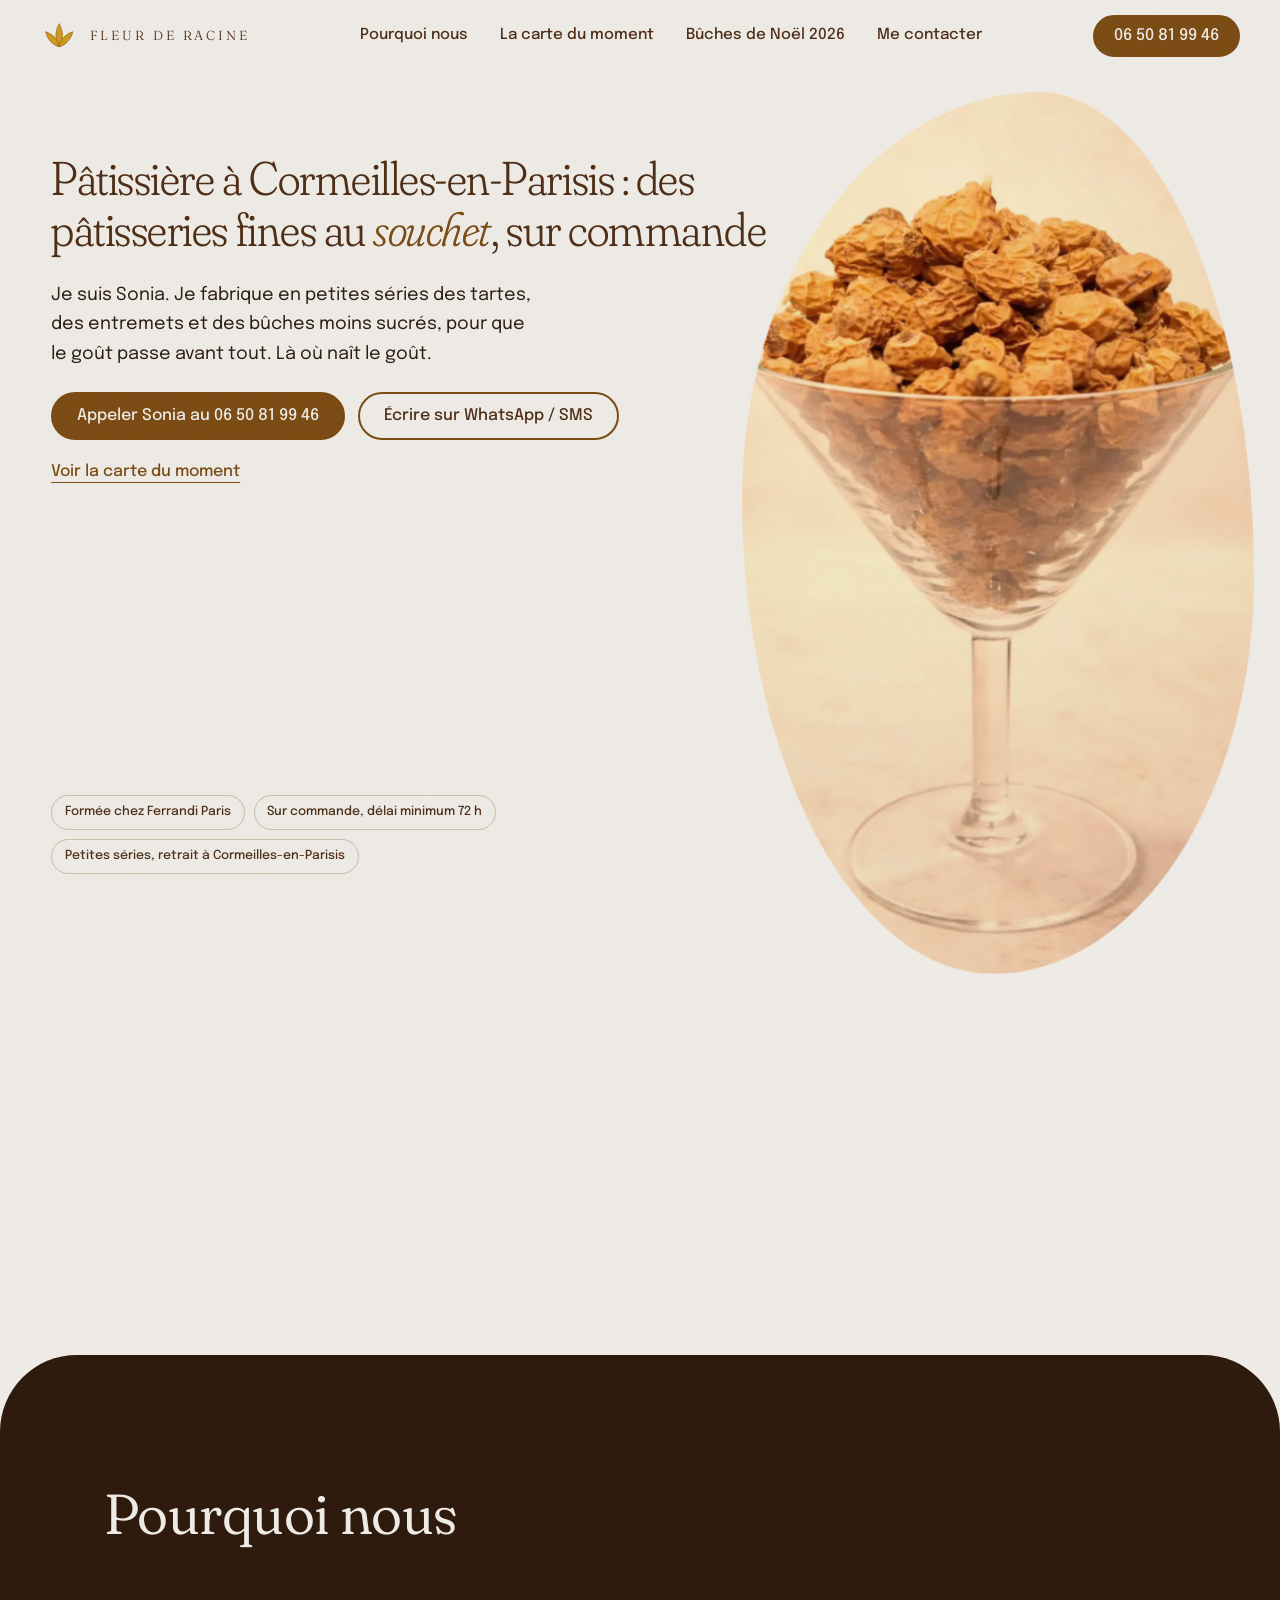
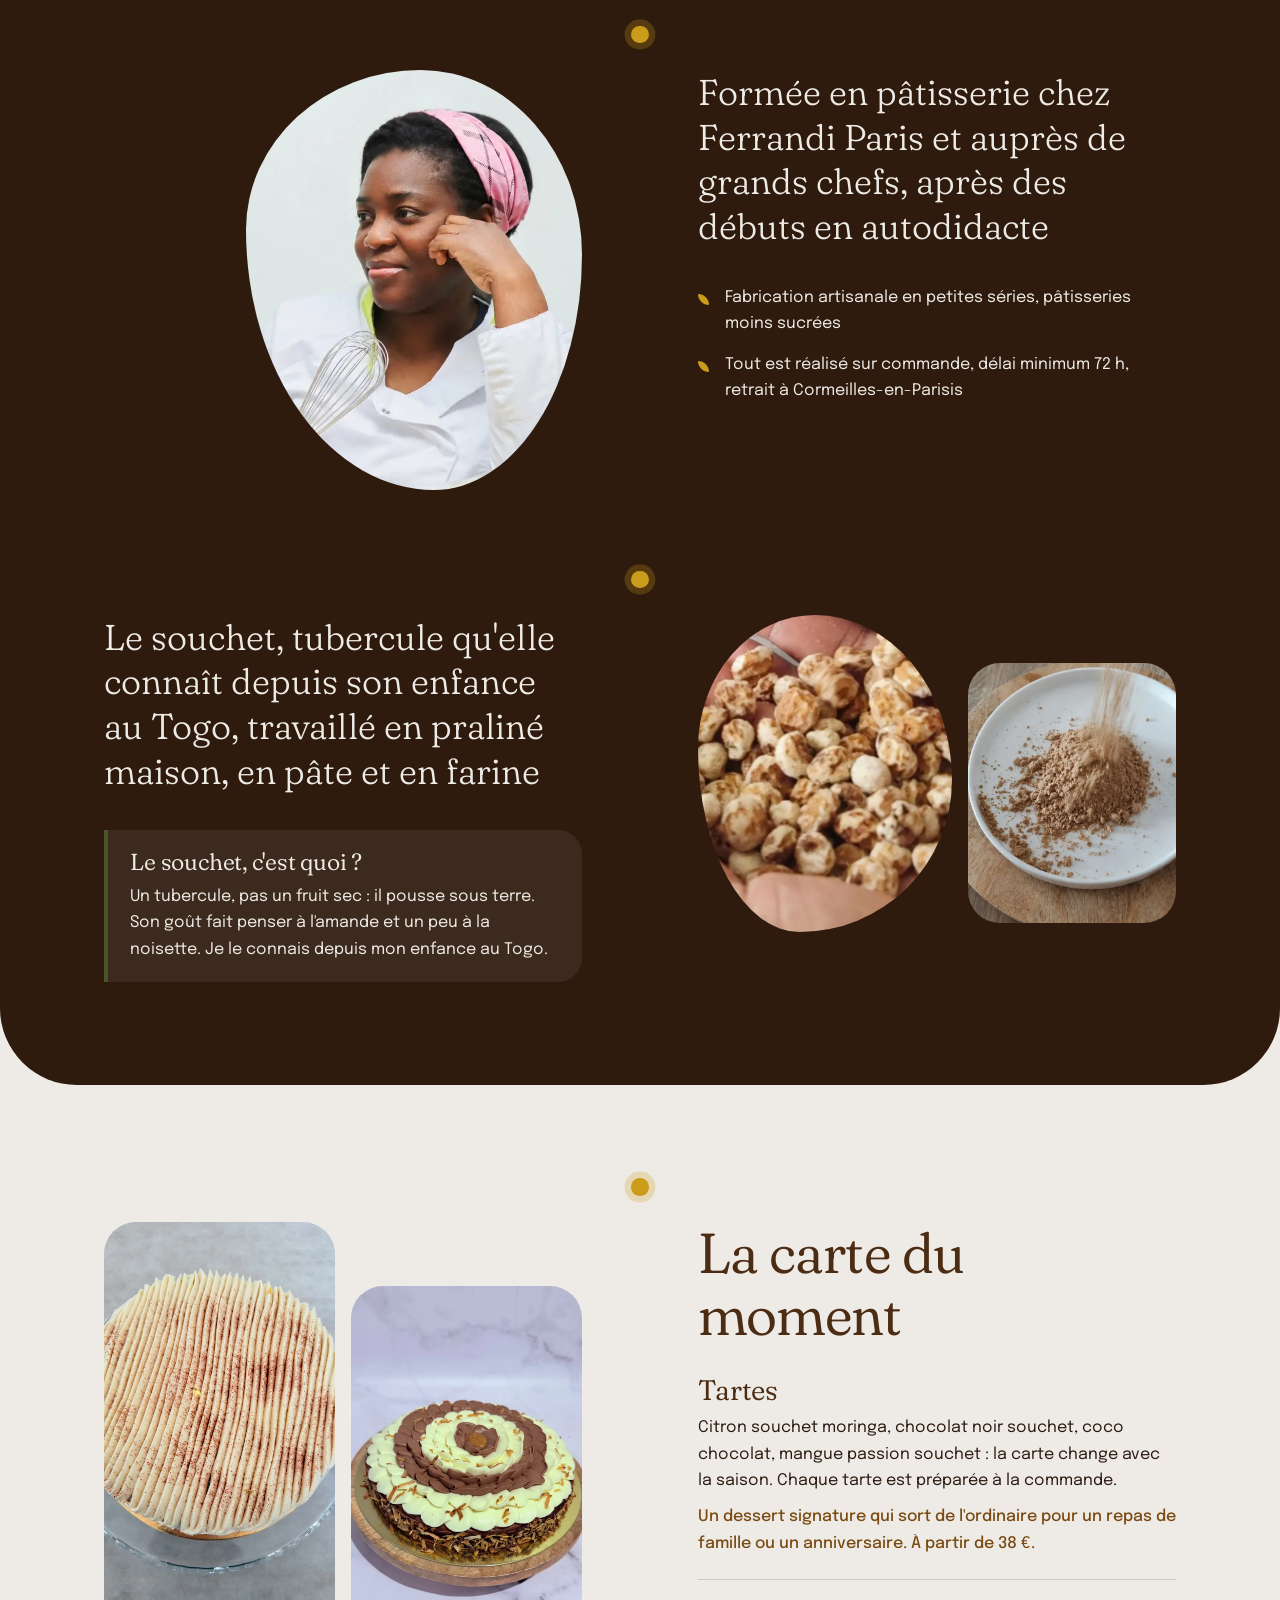
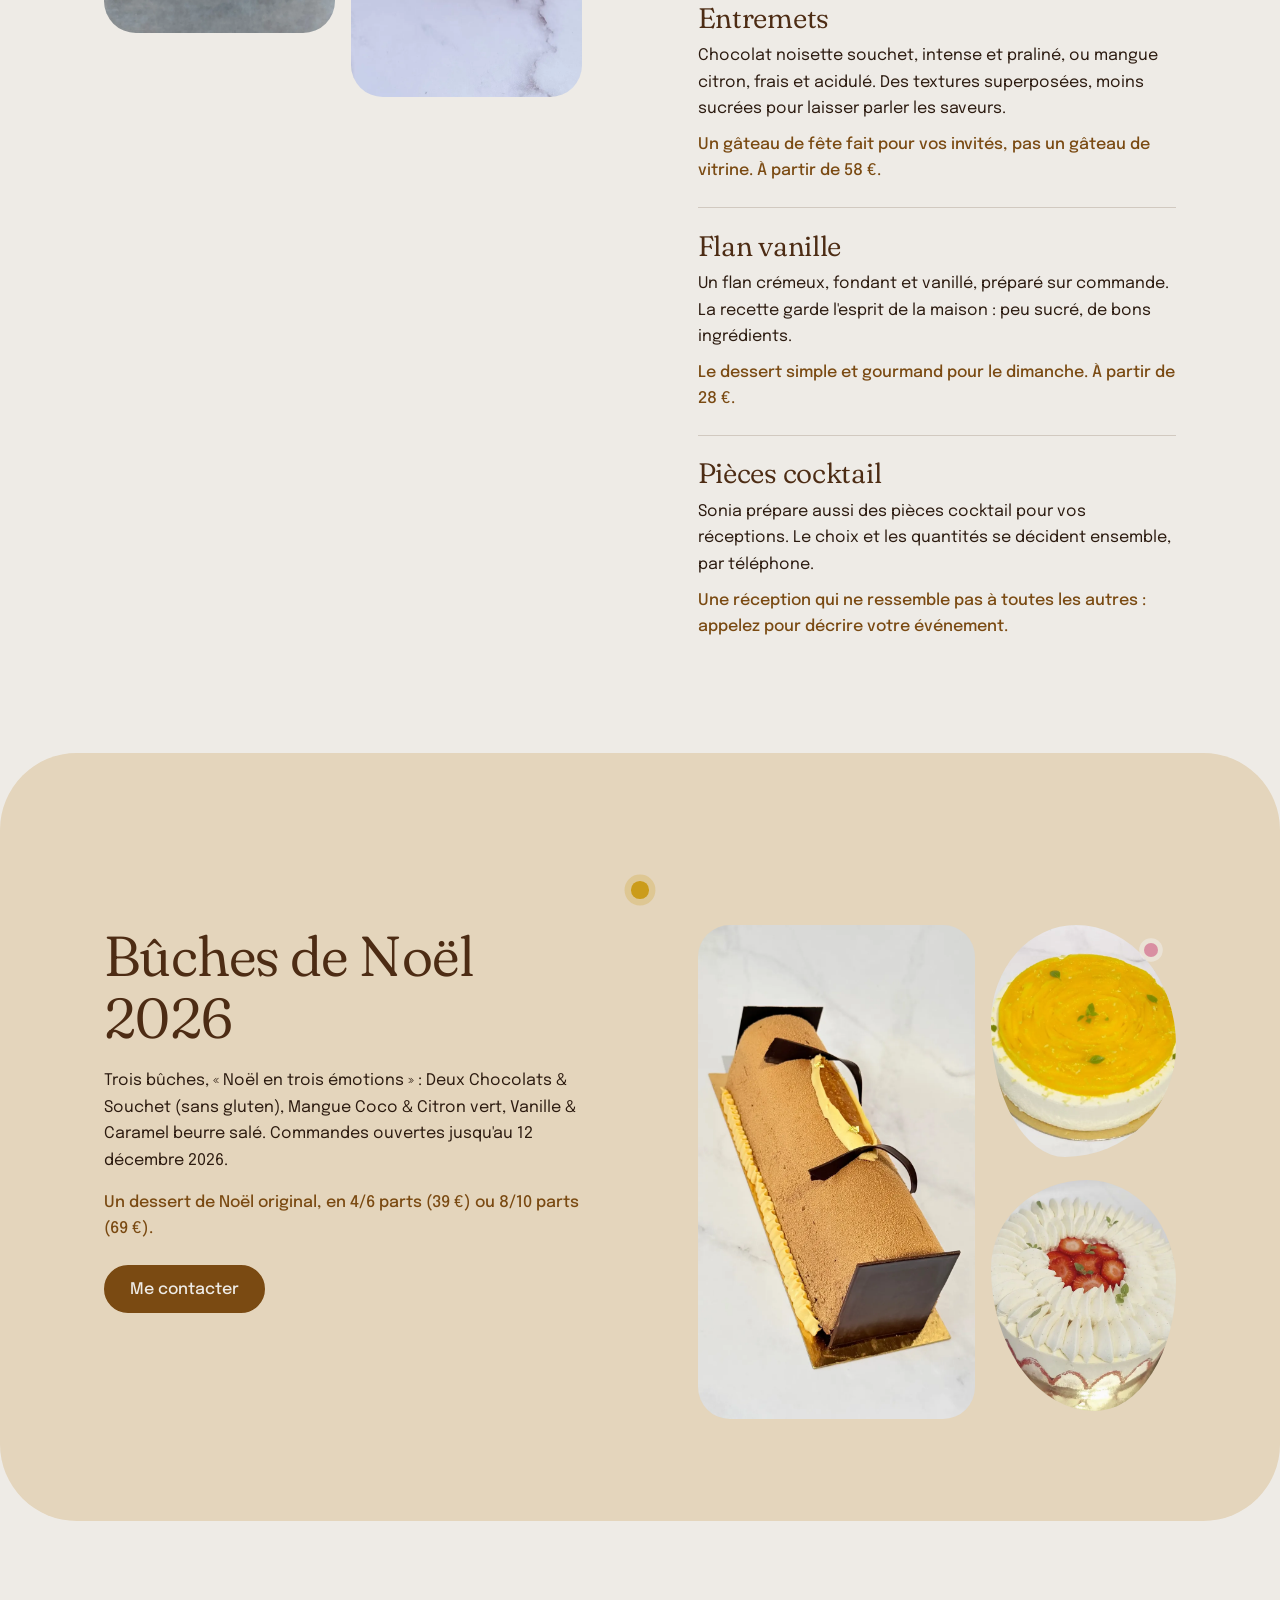
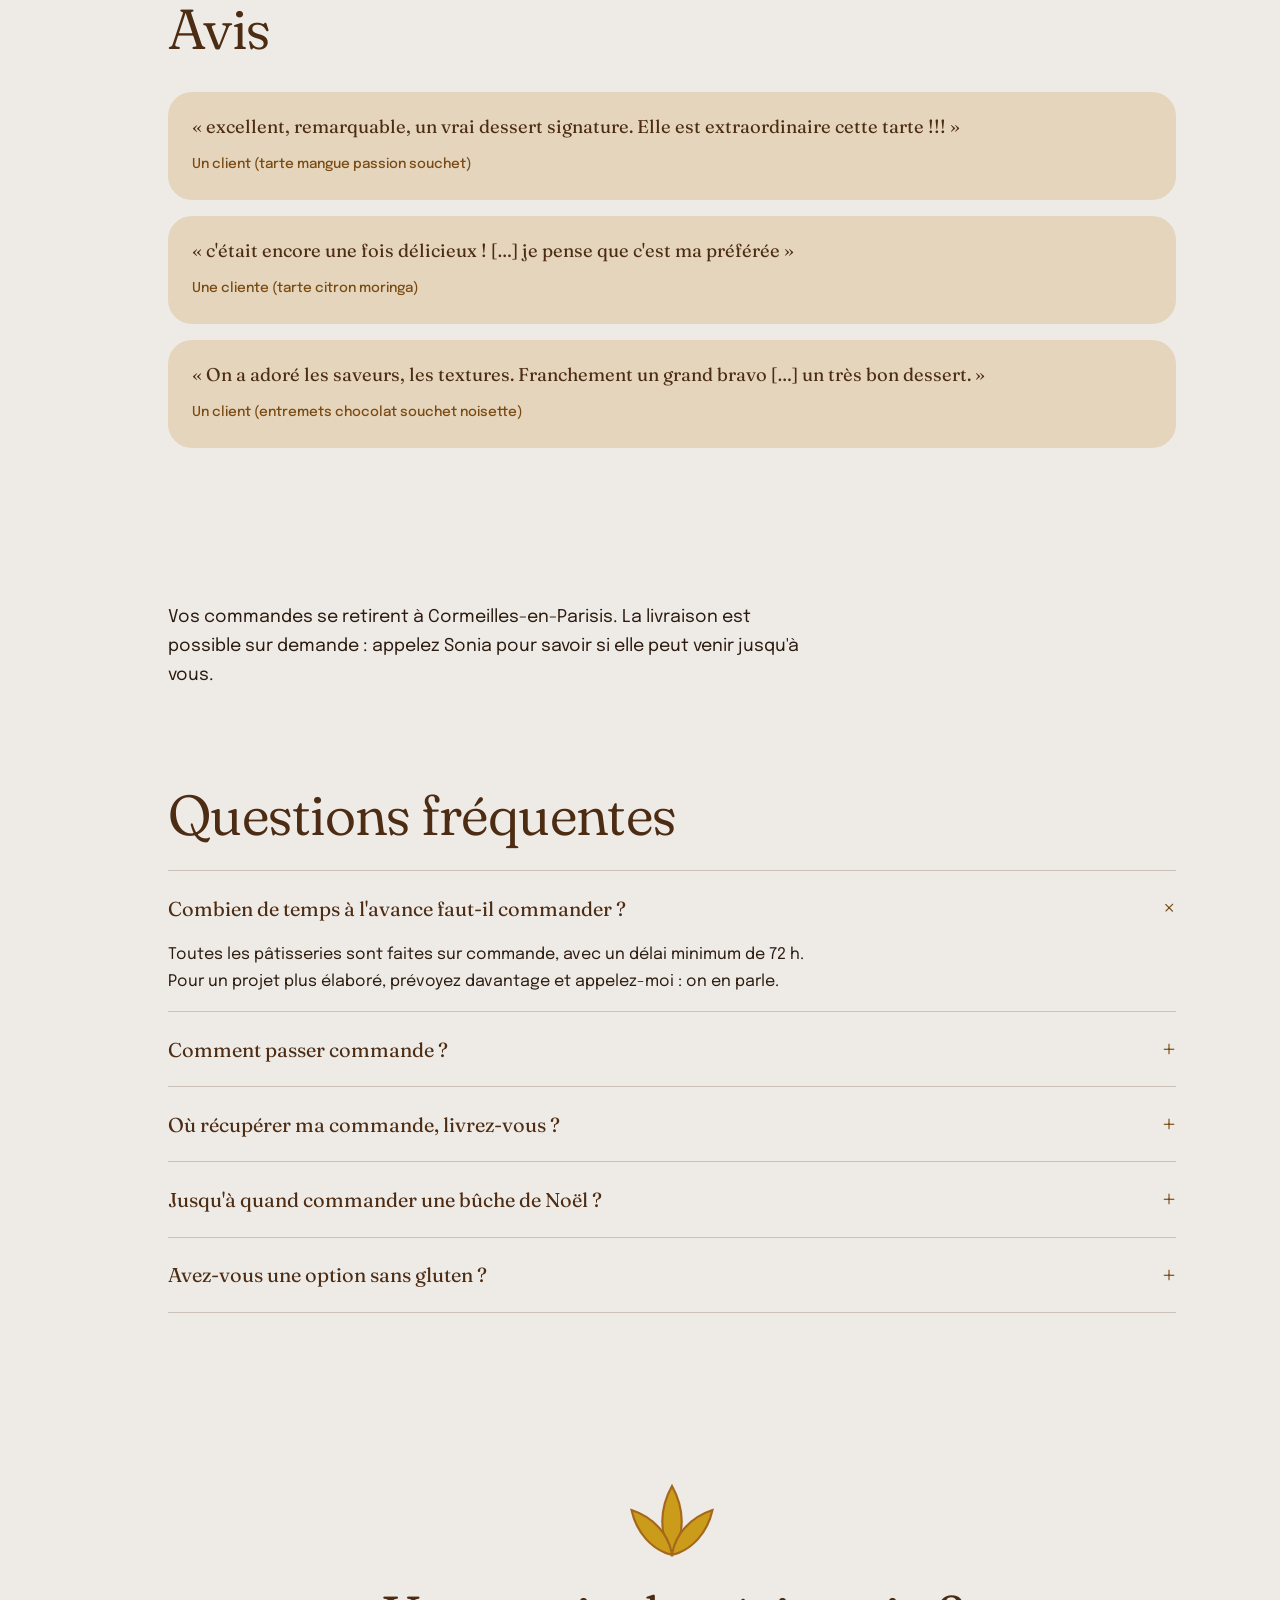
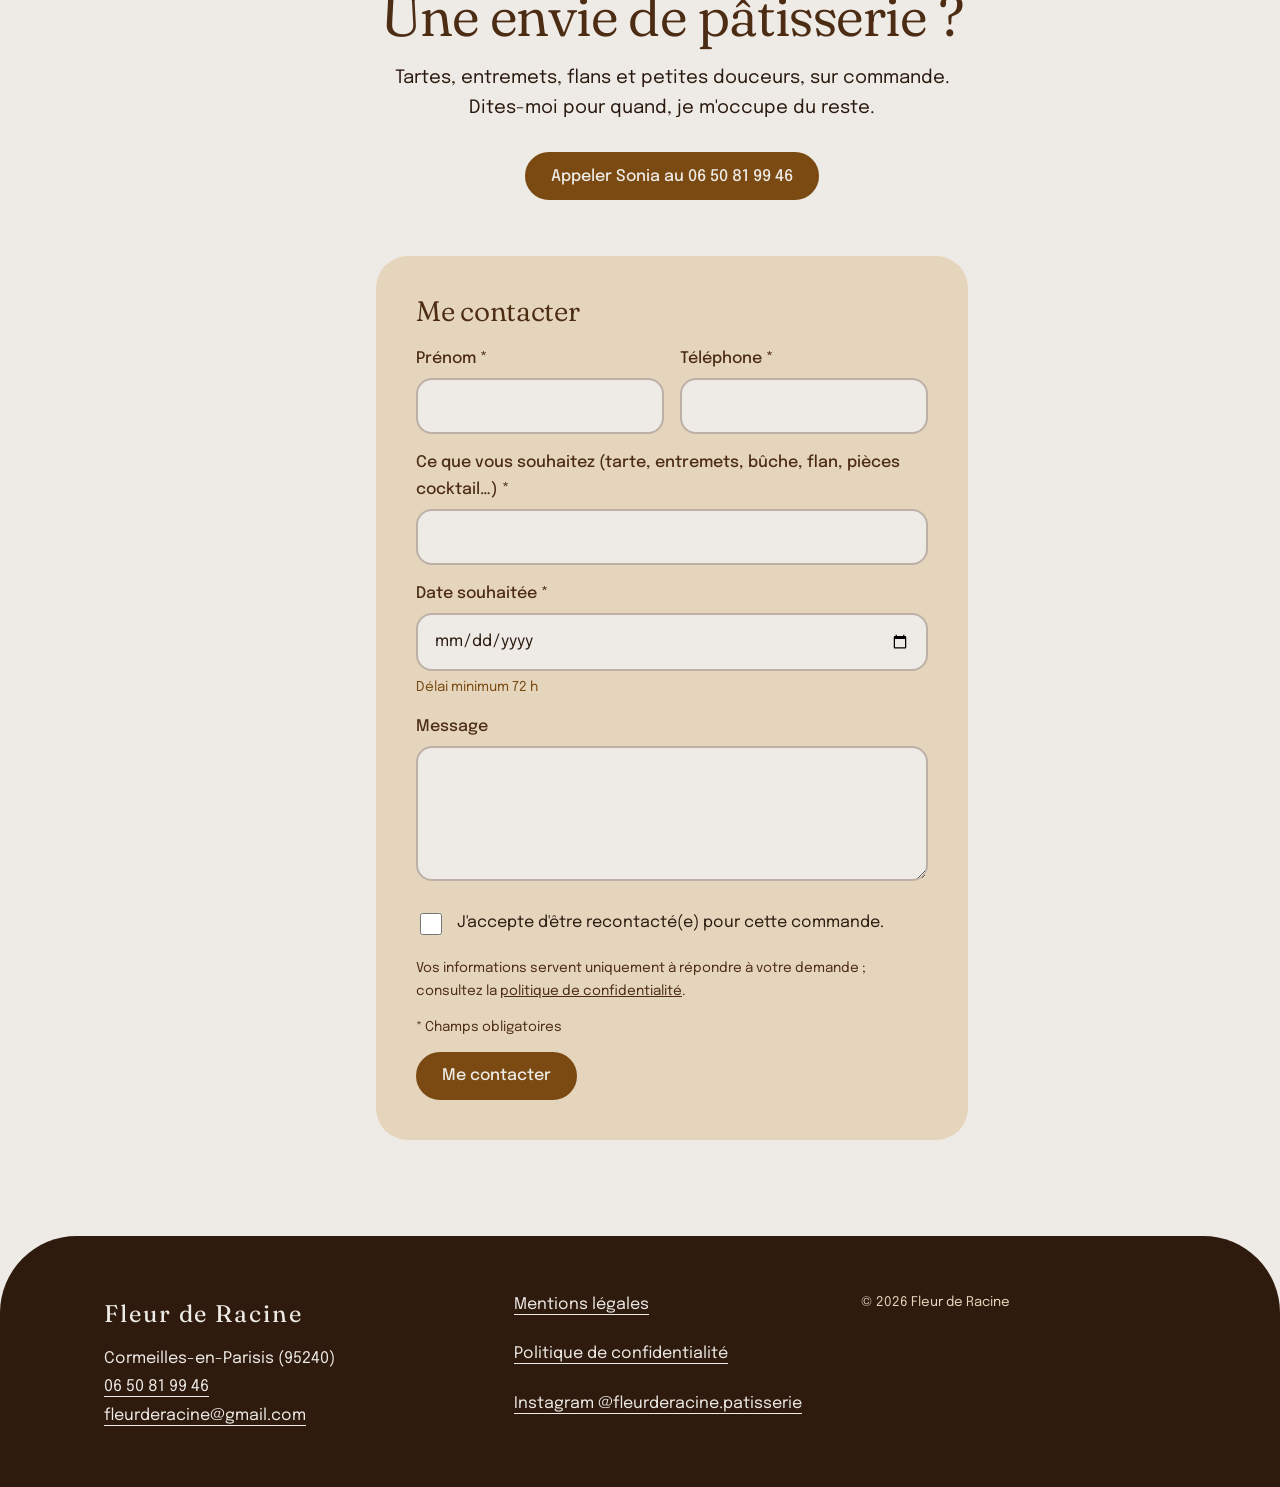
<file: b/index.html>
<!DOCTYPE html>
<html lang="fr">
<head>
<meta charset="utf-8">
<meta name="viewport" content="width=device-width, initial-scale=1">
<title>Pâtissière à Cormeilles-en-Parisis | Fleur de Racine</title>
<meta name="description" content="Pâtisserie fine sur commande à Cormeilles-en-Parisis : tartes, entremets et bûches de Noël au souchet. Appelez Sonia, dès 72 h.">
<meta name="robots" content="noindex, nofollow">
<meta name="theme-color" content="#EEEBE6">
<meta property="og:type" content="website">
<meta property="og:site_name" content="Fleur de Racine">
<meta property="og:title" content="Fleur de Racine, pâtissière à Cormeilles-en-Parisis">
<meta property="og:description" content="Tartes, entremets et bûches de Noël au souchet, faits sur commande en petites séries. Retrait à Cormeilles-en-Parisis.">
<meta property="og:locale" content="fr_FR">
<meta name="twitter:card" content="summary_large_image">
<meta name="twitter:title" content="Fleur de Racine, pâtissière à Cormeilles-en-Parisis">
<meta name="twitter:description" content="Tartes, entremets et bûches de Noël au souchet, faits sur commande en petites séries. Retrait à Cormeilles-en-Parisis.">
<link rel="icon" href="data:image/svg+xml,%3Csvg xmlns='http://www.w3.org/2000/svg' viewBox='0 0 32 32'%3E%3Cpath d='M16 28C10 20 10 11 16 3c6 8 6 17 0 25z' fill='%23CB9C1A'/%3E%3C/svg%3E">
<link rel="preload" as="image" href="img/souchet-verre.webp" imagesrcset="img/souchet-verre-m.webp 720w, img/souchet-verre.webp 1440w" imagesizes="100vw" fetchpriority="high">
<link rel="preload" href="fonts/6NUI8FyLNQOQZAnv9bYEvCeYdG9Ea92uemAO8Uik.woff2" as="font" type="font/woff2" crossorigin>
<style>
@font-face{font-family:'Fraunces';font-style:normal;font-weight:300 500;font-display:swap;src:url(fonts/6NUI8FyLNQOQZAnv9bYEvCeYdG9Ea92uemAO8Uik.woff2) format('woff2')}
@font-face{font-family:'Fraunces';font-style:italic;font-weight:300 500;font-display:swap;src:url(fonts/6NUG8FyLNQOQZAnv9ZwNjucMAkn8xNi7emAe9nimTfc.woff2) format('woff2')}
@font-face{font-family:'Epilogue';font-style:normal;font-weight:400 500;font-display:swap;src:url(fonts/O4ZRFGj5hxF0EhjimlIksgg.woff2) format('woff2')}
</style>
<script type="application/ld+json">
{
  "@context": "https://schema.org",
  "@type": "Bakery",
  "name": "Fleur de Racine",
  "description": "Pâtisserie fine sur commande à Cormeilles-en-Parisis : tartes, entremets et bûches de Noël au souchet.",
  "telephone": "+33650819946",
  "email": "fleurderacine@gmail.com",
  "address": {"@type": "PostalAddress", "addressLocality": "Cormeilles-en-Parisis", "postalCode": "95240", "addressCountry": "FR"},
  "areaServed": {"@type": "City", "name": "Cormeilles-en-Parisis"},
  "sameAs": ["https://www.instagram.com/fleurderacine.patisserie/"],
  "hasOfferCatalog": {"@type": "OfferCatalog", "name": "La carte du moment", "itemListElement": [
    {"@type": "Offer", "itemOffered": {"@type": "Product", "name": "Tartes"}},
    {"@type": "Offer", "itemOffered": {"@type": "Product", "name": "Entremets"}},
    {"@type": "Offer", "itemOffered": {"@type": "Product", "name": "Bûches de Noël 2026"}},
    {"@type": "Offer", "itemOffered": {"@type": "Product", "name": "Flan vanille"}},
    {"@type": "Offer", "itemOffered": {"@type": "Service", "name": "Pièces cocktail"}}
  ]}
}
</script>
<style>
:root{
  --cream:#EEEBE6; --sand:#E4D5BC; --earth:#2F1B0E;
  --ink:#2B1A0F; --brown:#4D2C14; --ocre:#7A4A12; --root:#A5671B; --gold:#CB9C1A; --moss:#4A5528; --rose:#D98FA2;
  --ease:cubic-bezier(.22,.8,.3,1);
  --r:1.5rem; --r-lg:2rem;
  --head:4.5rem;
  --serif:"Fraunces",Georgia,"Times New Roman",serif;
  --sans:"Epilogue",system-ui,-apple-system,"Segoe UI",sans-serif;
}
*,*::before,*::after{box-sizing:border-box}
html{scroll-behavior:smooth;overflow-x:clip;-webkit-text-size-adjust:100%}
body{margin:0;background:var(--cream);color:var(--ink);font:400 1rem/1.65 var(--sans);overflow-x:clip}
body::after{content:"";position:fixed;inset:0;pointer-events:none;z-index:90;opacity:.04;background-image:url("data:image/svg+xml,%3Csvg xmlns='http://www.w3.org/2000/svg' width='180' height='180'%3E%3Cfilter id='n'%3E%3CfeTurbulence type='fractalNoise' baseFrequency='.8' numOctaves='2' stitchTiles='stitch'/%3E%3C/filter%3E%3Crect width='100%25' height='100%25' filter='url(%23n)'/%3E%3C/svg%3E")}
img{display:block;max-width:100%;height:auto}
a{color:inherit}
h1,h2,h3{font-family:var(--serif);font-weight:350;font-variation-settings:"SOFT" 60;line-height:1.1;margin:0;letter-spacing:-.01em;color:var(--brown)}
h2{font-size:clamp(2rem,4.4vw,3.6rem)}
h3{font-size:clamp(1.4rem,2.2vw,1.9rem)}
em{font-style:italic;color:var(--ocre)}
p{margin:0 0 1em}
:focus-visible{outline:3px solid var(--ocre);outline-offset:3px;border-radius:.4rem}
.dark :focus-visible{outline-color:var(--gold)}
.skip{position:absolute;left:1rem;top:-5rem;z-index:200;background:var(--ocre);color:var(--cream);padding:.7rem 1.2rem;border-radius:2rem;text-decoration:none;transition:top .3s var(--ease)}
.skip:focus{top:1rem}
.wrap{width:100%;max-width:72rem;margin-inline:auto;padding-inline:clamp(1.25rem,4vw,2.5rem)}

/* header */
.site-header{position:sticky;top:0;z-index:60;height:var(--head);background:rgba(238,235,230,.92);backdrop-filter:blur(8px);-webkit-backdrop-filter:blur(8px)}
.site-header .wrap{display:flex;align-items:center;justify-content:space-between;height:100%;max-width:none}
.logo{display:flex;align-items:center;gap:.7rem;text-decoration:none}
.logo svg{width:2.4rem;height:2.4rem;flex:none}
.logo span{font-family:var(--serif);font-weight:300;letter-spacing:.22em;font-size:.82rem;color:var(--brown);white-space:nowrap}
.nav{display:none;gap:2rem}
.nav a{text-decoration:none;font-weight:500;font-size:.95rem;color:var(--brown);padding:.4rem 0;background:linear-gradient(var(--root),var(--root)) 0 100%/0 2px no-repeat;transition:background-size .4s var(--ease)}
.nav a:hover{background-size:100% 2px}
.pill{display:inline-flex;align-items:center;justify-content:center;gap:.5rem;min-height:3rem;padding:.6rem 1.5rem;border-radius:99rem;font:500 1rem/1.2 var(--sans);text-decoration:none;border:2px solid var(--ocre);background:var(--ocre);color:var(--cream);cursor:pointer;transition:transform .35s var(--ease),background-color .35s var(--ease),color .35s var(--ease);text-align:center}
.pill:hover{transform:translateY(-2px);background:var(--brown);border-color:var(--brown)}
.pill:active{transform:translateY(0)}
.pill.ghost{background:transparent;color:var(--brown)}
.pill.ghost:hover{background:var(--ocre);color:var(--cream);border-color:var(--ocre)}
.head-tel{display:none}
@media (min-width:768px){.head-tel{display:inline-flex;min-height:2.6rem;padding-inline:1.2rem}}
@media (min-width:1024px){.nav{display:flex}}
@media (max-width:767px){.logo span{font-size:.7rem;letter-spacing:.16em}}

/* hero */
.hero{position:relative;overflow:clip}
.hero::after{content:"";display:block;height:55dvh}
.hero-stage{position:relative;min-height:calc(100dvh - var(--head));display:grid;align-content:start;padding:1.25rem 1.25rem 2rem}
.hero h1{font-size:clamp(1.85rem,7.4vw,2.4rem);font-weight:300;line-height:1.08;font-variation-settings:"SOFT" 100,"opsz" 144}
.hero h1 .w{display:inline-block;animation:wIn .75s var(--ease) both;animation-delay:calc(var(--i)*75ms + 120ms)}
@keyframes wIn{from{opacity:0;transform:translateY(.55em)}to{opacity:1;transform:none}}
.pebble{position:relative;width:64vw;height:78vw;margin:1.5rem auto 1.5rem;will-change:transform}
.pebble-in{position:absolute;inset:0;overflow:hidden;border-radius:58% 42% 51% 49% / 46% 55% 45% 54%;animation:breathe 6s ease-in-out infinite;background:var(--sand)}
.pebble-in img{width:100%;height:100%;object-fit:cover}
.pebble-in::after{content:"";position:absolute;inset:0;background:radial-gradient(circle at 30% 20%,rgba(203,156,26,.14),rgba(165,103,27,.22));mix-blend-mode:multiply;pointer-events:none}
@keyframes breathe{0%,100%{transform:scale(1)}50%{transform:scale(1.015)}}
.hero-sub{font-size:1.05rem;max-width:34rem;color:var(--ink);margin-top:.25rem}
.hero-actions{display:flex;flex-wrap:wrap;gap:.8rem;margin-top:1.4rem}
.hero-link{display:inline-block;margin-top:1.2rem;color:var(--ocre);font-weight:500;text-underline-offset:.35em}
.reassure{list-style:none;margin:1.8rem 0 0;padding:0;display:flex;flex-wrap:wrap;gap:.55rem}
.reassure li{background:var(--cream);border:1px solid rgba(122,74,18,.28);border-radius:99rem;padding:.4rem .95rem;font-size:.82rem;color:var(--brown);font-weight:500}
@media (min-width:768px){
  .hero-stage{display:block;padding:0 4vw}
  .hero h1{position:relative;z-index:3;font-size:clamp(2.1rem,3.7vw,3.7rem);max-width:56vw;margin-top:clamp(2rem,9vh,6rem)}
  .pebble{position:absolute;right:2vw;top:1.25rem;width:40vw;height:calc(100dvh - var(--head) + 6vh);margin:0}
  .hero-copy{position:relative;z-index:3}
  .hero-sub{margin-top:1.6rem;max-width:30rem;font-size:1.12rem}
  .reassure{position:absolute;left:4vw;bottom:1.6rem;margin:0;max-width:57vw;z-index:3}
  .reassure li{font-size:.78rem;padding:.4rem .8rem}
}

/* sections */
section{position:relative}
.story{position:relative}
.root{position:absolute;left:0;top:0;width:100%;height:100%;z-index:1;pointer-events:none;overflow:visible}
.root path{fill:none;stroke:var(--root);stroke-linecap:round;stroke-linejoin:round}
.root .main{stroke-width:2.75}
.root .rootlet{stroke-width:1.75}
.js .root path{stroke-dasharray:1;stroke-dashoffset:1}
.pt{position:absolute;top:0;left:var(--lx,1.1rem);width:0;height:0}
#noel-end{left:var(--lx,1.1rem)}
.node-dot{position:absolute;top:0;left:var(--lx,1.1rem);width:1.1rem;height:1.1rem;margin:-.55rem 0 0 -.55rem;border-radius:50%;background:var(--gold);box-shadow:0 0 0 .4rem rgba(203,156,26,.25);z-index:3}
.node{position:relative;padding-top:2.2rem;margin-top:clamp(3rem,7vw,6rem);padding-left:2.9rem}
.node>*{position:relative;z-index:2}
.node>.node-dot,.node>.pt{position:absolute;z-index:3}
.pop{transform-origin:0 0}
.js .pop{opacity:0;transform:scale(.88) translateY(1.2rem);transition:opacity .5s var(--ease),transform .5s var(--ease);transition-delay:var(--d,0s)}
.js .pop.in{opacity:1;transform:none}
.float{animation:float 7s ease-in-out infinite alternate;animation-delay:var(--fd,0s)}
@keyframes float{from{transform:translateY(-.35rem)}to{transform:translateY(.35rem)}}
.gal{overflow:hidden;background:var(--sand)}
.gal img{width:100%;height:100%;object-fit:cover}
.g1{border-radius:52% 48% 44% 56% / 38% 44% 56% 62%}
.g2{border-radius:var(--r-lg)}
.g3{border-radius:46% 54% 60% 40% / 42% 52% 48% 58%}

.dark{background:var(--earth);color:var(--cream);border-radius:clamp(2rem,6vw,5rem);margin-top:-2.5rem;padding-block:clamp(5rem,10vw,9rem) clamp(4rem,8vw,7rem)}
.dark h2,.dark h3{color:var(--cream)}
.dark em{color:var(--gold)}
.dark .big{font-family:var(--serif);font-weight:300;font-size:clamp(1.5rem,2.8vw,2.3rem);line-height:1.25;color:var(--cream);font-variation-settings:"SOFT" 100}
.dark .leaf-list{list-style:none;margin:1.5rem 0 0;padding:0;display:grid;gap:.9rem}
.dark .leaf-list li{padding-left:1.7rem;position:relative;color:var(--cream)}
.dark .leaf-list li::before{content:"";position:absolute;left:0;top:.55rem;width:.7rem;height:.7rem;border-radius:0 100% 0 100%;background:var(--gold)}
.dark .portrait{width:min(100%,21rem);aspect-ratio:4/5}
.moss-box{border-left:4px solid var(--moss);background:rgba(238,235,230,.07);border-radius:0 var(--r) var(--r) 0;padding:1.2rem 1.4rem;margin-top:1.8rem}
.moss-box h3{font-size:1.45rem;margin-bottom:.6rem}
.moss-box p{margin:0;color:var(--cream)}
.sou-pics{display:grid;grid-template-columns:1.1fr .9fr;gap:1rem;align-items:start}
.sou-pics .gal{aspect-ratio:4/5}
.sou-pics .b{margin-top:3rem}

.carte{padding-block:clamp(4rem,8vw,7rem) 0}
.carte .node{margin-top:0}
.tall{aspect-ratio:9/16;width:100%}
.carte-pics{display:grid;gap:1rem;grid-template-columns:1fr 1fr;align-items:start}
.carte-pics .b{margin-top:4rem}
.dish{padding:1.4rem 0;border-top:1px solid rgba(77,44,20,.18)}
.dish:first-of-type{border-top:0;padding-top:0}
.dish p{margin:.6rem 0 0}
.dish .benefit{color:var(--ocre);font-weight:500}
.noel{background:var(--sand);border-radius:clamp(2rem,6vw,5rem);margin-top:clamp(3rem,7vw,6rem);padding-block:clamp(2rem,4vw,3rem) clamp(4rem,8vw,7rem)}
.buches{display:grid;grid-template-columns:1.2fr .8fr;gap:1rem;align-items:start}
.buches .a{grid-row:span 2}
.buches .a .gal{aspect-ratio:9/16}
.buches .b .gal,.buches .c .gal{aspect-ratio:4/5}
.bwrap{position:relative}
.dot-rose{position:absolute;right:1.1rem;top:1.1rem;width:.9rem;height:.9rem;border-radius:50%;background:var(--rose);box-shadow:0 0 0 .3rem rgba(238,235,230,.6)}
.noel .pill{margin-top:.4rem}

.avis,.retrait,.faq-s{padding-block:clamp(3rem,6vw,5rem) 0;position:relative}
@media (min-width:1024px){.avis .wrap,.retrait .wrap,.faq-s .wrap,.cta .wrap{padding-left:max(5rem,calc((100% - 72rem)/2 + 2.5rem))}}
.quotes{display:grid;gap:1rem;margin-top:2rem}
.quote{background:var(--sand);border-radius:var(--r);padding:1.4rem 1.5rem;margin:0;position:relative;z-index:2}
.quote p{font-family:var(--serif);font-size:1.15rem;line-height:1.4;margin:0 0 .7rem;color:var(--brown)}
.quote cite{font-style:normal;font-size:.85rem;color:var(--ocre);font-weight:500}
.retrait p{max-width:40rem;font-size:1.1rem;margin-top:1rem}
.faq-s h2{margin-bottom:1.5rem}
.avis .wrap>*,.retrait .wrap>*,.faq-s .wrap>*{position:relative;z-index:2}
.faq details{border-top:1px solid rgba(77,44,20,.22);padding:1rem 0}
.faq details:last-child{border-bottom:1px solid rgba(77,44,20,.22)}
.faq summary{cursor:pointer;font-family:var(--serif);font-size:1.25rem;font-weight:400;color:var(--brown);list-style:none;display:flex;justify-content:space-between;gap:1rem;align-items:center}
.faq summary::-webkit-details-marker{display:none}
.faq summary::after{content:"+";font-size:1.6rem;color:var(--ocre);transition:transform .35s var(--ease)}
.faq details[open] summary::after{transform:rotate(45deg)}
.faq details p{margin:.8rem 0 0;max-width:42rem}

.cta{padding-block:clamp(5rem,9vw,8rem) clamp(4rem,8vw,6rem);text-align:center;margin-top:2rem}
.cta .wrap{max-width:46rem;position:relative;z-index:2}
.leaves{width:9rem;height:6.3rem;margin:0 auto 1.5rem;display:block;overflow:visible}
.leaves path{transform-box:fill-box;transform-origin:50% 100%;fill:var(--gold);stroke:var(--root);stroke-width:1.5}
.js .leaves path{opacity:0;transform:scale(.2) rotate(var(--rot,0deg))}
.js .leaves.open path{opacity:1;transform:rotate(var(--rot,0deg));transition:opacity .6s var(--ease),transform .7s var(--ease)}
.js .leaves.open path:nth-child(2){transition-delay:.35s}
.js .leaves.open path:nth-child(3){transition-delay:.7s}
.cta h2{margin-bottom:1rem}
.cta .lead{font-size:1.15rem;margin-bottom:1.8rem}
.form{margin-top:3.5rem;text-align:left;background:var(--sand);border-radius:var(--r-lg);padding:clamp(1.5rem,4vw,2.5rem)}
.form h3{margin-bottom:1.2rem}
.field{margin-bottom:1rem}
.field label{display:block;font-weight:500;margin-bottom:.35rem;color:var(--brown)}
.field input,.field textarea{width:100%;font:inherit;color:var(--ink);background:var(--cream);border:2px solid rgba(77,44,20,.3);border-radius:1rem;padding:.8rem 1rem;min-height:3rem}
.field input:focus,.field textarea:focus{border-color:var(--ocre);outline:none;box-shadow:0 0 0 3px rgba(122,74,18,.3)}
.field .hint{font-size:.85rem;color:var(--ocre);margin:.3rem 0 0}
.two{display:grid;gap:0 1rem}
.check{display:flex;gap:.7rem;align-items:flex-start;margin:1.2rem 0}
.check input{width:1.4rem;height:1.4rem;margin-top:.2rem;accent-color:var(--ocre);flex:none}
.rgpd{font-size:.85rem;color:var(--brown)}
.hp{position:absolute;left:-9999px;width:1px;height:1px;overflow:hidden}
.ok{display:none;margin-top:1rem;padding:1rem 1.2rem;border-radius:1rem;background:var(--cream);color:var(--moss);font-weight:500}
.ok.show{display:block}
@media (min-width:768px){.two{grid-template-columns:1fr 1fr}}

footer{background:var(--earth);color:var(--cream);padding:3.5rem 0 7rem;position:relative;z-index:2;border-radius:clamp(2rem,6vw,5rem) clamp(2rem,6vw,5rem) 0 0}
footer .wrap{display:grid;gap:2rem}
footer address{font-style:normal;line-height:1.8}
footer a{text-underline-offset:.3em}
footer .fl{font-family:var(--serif);font-size:1.5rem;letter-spacing:.08em;margin-bottom:.6rem;color:var(--cream)}
footer ul{list-style:none;margin:0;padding:0;display:grid;gap:.6rem}
footer small{color:var(--sand)}
@media (min-width:768px){footer .wrap{grid-template-columns:1.2fr 1fr 1fr}footer{padding-bottom:3.5rem}}

.callbar{position:fixed;left:0;right:0;bottom:0;z-index:70;display:flex;gap:.6rem;padding:.65rem .8rem calc(.65rem + env(safe-area-inset-bottom));background:rgba(238,235,230,.96);border-top:1px solid rgba(77,44,20,.2);backdrop-filter:blur(8px)}
.callbar .pill{flex:1;padding-inline:.8rem;font-size:.95rem}
@media (min-width:768px){.callbar{display:none}.node{padding-left:0}}

/* >= 1024 : racine au centre, contenu en alternance */
@media (min-width:1024px){
  .story{--lx:50%}
  .node{display:grid;grid-template-columns:1fr 1fr;column-gap:clamp(4rem,9vw,8rem);align-items:start}
  .node .na,.node .nb{min-width:0}
  .node .na .pop{transform-origin:100% 0}
  .node .nb .pop{transform-origin:0 0}
  .dark .portrait{margin-left:auto}
  .dark .big,.dark .leaf-list{max-width:30rem}
  .node.rev .nb{order:-1}
  .node.rev .nb .pop{transform-origin:100% 0}
  .node.rev .na .pop{transform-origin:0 0}
  .avis,.retrait,.faq-s{--lx:2.2rem}
}
@media (max-width:1023px){
  .story{--lx:1.1rem}
  .node .na+.nb{margin-top:2rem}
  .tall{max-width:20rem}
}

@media (prefers-reduced-motion:reduce){
  html{scroll-behavior:auto}
  *,*::before,*::after{animation:none!important;transition:none!important}
  .js .pop{opacity:1;transform:none}
  .js .root path{stroke-dashoffset:0}
  .js .leaves path{opacity:1;transform:rotate(var(--rot,0deg))}
}
</style>
</head>
<body>
<a class="skip" href="#main">Aller au contenu</a>

<header class="site-header" id="top">
  <div class="wrap">
    <a class="logo" href="#top" aria-label="Fleur de Racine, accueil">
      <!-- PLACEHOLDER: logo vectoriel à fournir par Sonia -->
      <svg viewBox="-40 -52 80 60" aria-hidden="true" focusable="false"><g fill="#CB9C1A" stroke="#A5671B" stroke-width="1.6"><path d="M0 0C-9-14-9-32 0-48 9-32 9-14 0 0Z"/><path transform="rotate(-42)" d="M0 0C-8-12-8-28 0-42 8-28 8-12 0 0Z"/><path transform="rotate(42)" d="M0 0C-8-12-8-28 0-42 8-28 8-12 0 0Z"/></g></svg>
      <span>FLEUR DE RACINE</span>
    </a>
    <nav class="nav" aria-label="Navigation principale">
      <a href="#histoire">Pourquoi nous</a>
      <a href="#carte">La carte du moment</a>
      <a href="#noel">Bûches de Noël 2026</a>
      <a href="#commander">Me contacter</a>
    </nav>
    <a class="pill head-tel" href="tel:0650819946">06 50 81 99 46</a>
  </div>
</header>

<main id="main">
  <section class="hero" aria-label="Présentation">
    <div class="hero-stage">
      <h1><span class="w" style="--i:0">Pâtissière</span> <span class="w" style="--i:1">à</span> <span class="w" style="--i:2">Cormeilles-en-Parisis&nbsp;:</span> <span class="w" style="--i:3">des</span> <span class="w" style="--i:4">pâtisseries</span> <span class="w" style="--i:5">fines</span> <span class="w" style="--i:6">au</span> <span class="w" style="--i:7"><em>souchet</em>,</span> <span class="w" style="--i:8">sur</span> <span class="w" style="--i:9">commande</span></h1>
      <div class="pebble" id="pebble">
        <div class="pebble-in">
          <img src="img/souchet-verre.webp" srcset="img/souchet-verre-m.webp 720w, img/souchet-verre.webp 1440w" sizes="100vw" width="1440" height="1920" alt="Un verre rempli de souchet, le tubercule signature de Sonia" fetchpriority="high">
        </div>
      </div>
      <div class="hero-copy">
        <p class="hero-sub">Je suis Sonia. Je fabrique en petites séries des tartes, des entremets et des bûches moins sucrés, pour que le goût passe avant tout. Là où naît le goût.</p>
        <div class="hero-actions">
          <a class="pill" href="tel:0650819946">Appeler Sonia au 06 50 81 99 46</a>
          <a class="pill ghost" href="https://wa.me/33650819946" target="_blank" rel="noopener noreferrer">Écrire sur WhatsApp / SMS</a>
        </div>
        <a class="hero-link" href="#carte">Voir la carte du moment</a>
      </div>
      <ul class="reassure">
        <li>Formée chez Ferrandi Paris</li>
        <li>Sur commande, délai minimum 72 h</li>
        <li>Petites séries, retrait à Cormeilles-en-Parisis</li>
      </ul>
    </div>
  </section>

  <div class="story" id="story">
    <svg class="root" id="root" aria-hidden="true" focusable="false"></svg>

    <section class="dark" id="histoire" aria-labelledby="h-histoire">
      <div class="wrap" style="position:relative">
        <h2 id="h-histoire" class="pop" style="position:relative;z-index:2">Pourquoi nous</h2>

        <div class="node" id="n1">
          <span class="node-dot" data-pt></span>
          <div class="na"><div class="pop" style="--d:.05s"><div class="float"><div class="gal g1 portrait"><img src="img/portrait.webp" width="800" height="800" loading="lazy" decoding="async" alt="Sonia, pâtissière, un fouet à la main et un foulard rose dans les cheveux"></div></div></div></div>
          <div class="nb"><div class="pop" style="--d:.15s">
            <p class="big">Formée en pâtisserie chez Ferrandi Paris et auprès de grands chefs, après des débuts en autodidacte</p>
            <ul class="leaf-list">
              <li>Fabrication artisanale en petites séries, pâtisseries moins sucrées</li>
              <li>Tout est réalisé sur commande, délai minimum 72 h, retrait à Cormeilles-en-Parisis</li>
            </ul>
          </div></div>
        </div>

        <div class="node rev" id="n2">
          <span class="node-dot" data-pt></span>
          <div class="na"><div class="sou-pics">
            <div class="pop a" style="--d:.05s"><div class="float"><div class="gal g3"><img src="img/souchet-mains.webp" width="600" height="1066" loading="lazy" decoding="async" alt="Des mains pleines de souchet soufflé"></div></div></div>
            <div class="pop b" style="--d:.2s"><div class="float" style="--fd:-3s"><div class="gal g2"><img src="img/souchet-poudre.webp" width="600" height="1066" loading="lazy" decoding="async" alt="De la poudre de souchet qui tombe sur une assiette"></div></div></div>
          </div></div>
          <div class="nb"><div class="pop" style="--d:.1s">
            <p class="big">Le souchet, tubercule qu'elle connaît depuis son enfance au Togo, travaillé en praliné maison, en pâte et en farine</p>
            <div class="moss-box">
              <h3>Le souchet, c'est quoi&nbsp;?</h3>
              <p>Un tubercule, pas un fruit sec : il pousse sous terre. Son goût fait penser à l'amande et un peu à la noisette. Je le connais depuis mon enfance au Togo.</p>
            </div>
          </div></div>
        </div>
      </div>
    </section>

    <section class="carte" id="carte" aria-labelledby="h-carte">
      <div class="wrap" style="position:relative">
        <div class="node" id="n3">
          <span class="node-dot" data-pt></span>
          <div class="na"><div class="carte-pics">
            <div class="pop a" style="--d:.05s"><div class="float"><div class="gal g2 tall"><img src="img/tarte-1.webp" width="900" height="1597" loading="lazy" decoding="async" alt="Tarte au praliné de souchet, décor en stries"></div></div></div>
            <div class="pop b" style="--d:.2s"><div class="float" style="--fd:-3s"><div class="gal g2 tall"><img src="img/tarte-2.webp" width="900" height="1600" loading="lazy" decoding="async" alt="Tarte à la crème pistache et rosace de chocolat"></div></div></div>
          </div></div>
          <div class="nb"><div class="pop" style="--d:.1s">
            <h2 id="h-carte" style="margin-bottom:1.8rem">La carte du moment</h2>
            <div class="dish"><h3>Tartes</h3><p>Citron souchet moringa, chocolat noir souchet, coco chocolat, mangue passion souchet : la carte change avec la saison. Chaque tarte est préparée à la commande.</p><p class="benefit">Un dessert signature qui sort de l'ordinaire pour un repas de famille ou un anniversaire. À partir de 38 €.</p></div>
            <div class="dish"><h3>Entremets</h3><p>Chocolat noisette souchet, intense et praliné, ou mangue citron, frais et acidulé. Des textures superposées, moins sucrées pour laisser parler les saveurs.</p><p class="benefit">Un gâteau de fête fait pour vos invités, pas un gâteau de vitrine. À partir de 58 €.</p></div>
            <div class="dish"><h3>Flan vanille</h3><p>Un flan crémeux, fondant et vanillé, préparé sur commande. La recette garde l'esprit de la maison : peu sucré, de bons ingrédients.</p><p class="benefit">Le dessert simple et gourmand pour le dimanche. À partir de 28 €.</p></div>
            <div class="dish"><h3>Pièces cocktail</h3><p>Sonia prépare aussi des pièces cocktail pour vos réceptions. Le choix et les quantités se décident ensemble, par téléphone.</p><p class="benefit">Une réception qui ne ressemble pas à toutes les autres : appelez pour décrire votre événement.</p></div>
          </div></div>
        </div>
      </div>
    </section>

    <section class="noel" id="noel" aria-labelledby="h-noel">
      <div class="wrap" style="position:relative">
        <div class="node rev" id="n4">
          <span class="node-dot" data-pt></span>
          <div class="na"><div class="buches">
            <!-- PLACEHOLDER: la collection 2026 n'a pas de photos dédiées, Sonia doit fournir les photos des trois bûches (seule la bûche chocolat est une vraie photo de bûche) -->
            <div class="pop a" style="--d:.05s"><div class="float"><div class="gal g2"><img src="img/buche-chocolat.webp" width="900" height="1600" loading="lazy" decoding="async" alt="Bûche au chocolat sur un plateau doré, marbre blanc"></div></div></div>
            <!-- PLACEHOLDER: photo de la bûche Mangue Coco & Citron vert (gâteau à la mangue en attendant) -->
            <div class="pop b bwrap" style="--d:.2s"><div class="float" style="--fd:-2s"><div class="gal g3"><img src="img/buche-mangue.webp" width="600" height="1066" loading="lazy" decoding="async" alt="Gâteau à la mangue sur un plateau, en attendant la photo de la bûche mangue coco"></div></div><span class="dot-rose" aria-hidden="true"></span></div>
            <!-- PLACEHOLDER: photo de la bûche Vanille & Caramel beurre salé (gâteau vanille-fruits rouges en attendant) -->
            <div class="pop c" style="--d:.3s"><div class="float" style="--fd:-4s"><div class="gal g1"><img src="img/buche-vanille.webp" width="600" height="1066" loading="lazy" decoding="async" alt="Gâteau à la crème vanille et aux fraises, en attendant la photo de la bûche vanille caramel"></div></div></div>
          </div></div>
          <div class="nb"><div class="pop" style="--d:.1s">
            <h2 id="h-noel" style="margin-bottom:1.2rem">Bûches de Noël 2026</h2>
            <p>Trois bûches, « Noël en trois émotions » : Deux Chocolats &amp; Souchet (sans gluten), Mangue Coco &amp; Citron vert, Vanille &amp; Caramel beurre salé. Commandes ouvertes jusqu'au 12 décembre 2026.</p>
            <p style="color:var(--ocre);font-weight:500">Un dessert de Noël original, en 4/6 parts (39 €) ou 8/10 parts (69 €).</p>
            <a class="pill" href="#commander">Me contacter</a>
          </div></div>
        </div>
      </div>
    </section>

    <span class="pt" data-pt id="noel-end" style="top:calc(var(--noel-end,0px))"></span>
    <section class="avis" aria-labelledby="h-avis">
      <span class="pt" data-pt style="--lx:2.2rem;top:4rem"></span>
      <div class="wrap">
        <h2 id="h-avis" class="pop">Avis</h2>
        <div class="quotes">
          <figure class="quote pop"><p>« excellent, remarquable, un vrai dessert signature. Elle est extraordinaire cette tarte !!! »</p><figcaption><cite>Un client (tarte mangue passion souchet)</cite></figcaption></figure>
          <figure class="quote pop" style="--d:.1s"><p>« c'était encore une fois délicieux ! […] je pense que c'est ma préférée »</p><figcaption><cite>Une cliente (tarte citron moringa)</cite></figcaption></figure>
          <figure class="quote pop" style="--d:.2s"><p>« On a adoré les saveurs, les textures. Franchement un grand bravo […] un très bon dessert. »</p><figcaption><cite>Un client (entremets chocolat souchet noisette)</cite></figcaption></figure>
        </div>
      </div>
    </section>

    <section class="retrait" aria-labelledby="h-retrait">
      <div class="wrap">
        <h2 id="h-retrait" class="pop">Retrait et livraison</h2>
        <p class="pop">Vos commandes se retirent à Cormeilles-en-Parisis. La livraison est possible sur demande : appelez Sonia pour savoir si elle peut venir jusqu'à vous.</p>
      </div>
    </section>

    <section class="faq-s" aria-labelledby="h-faq">
      <div class="wrap">
        <h2 id="h-faq" class="pop">Questions fréquentes</h2>
        <div class="faq">
          <details open><summary>Combien de temps à l'avance faut-il commander ?</summary><p>Toutes les pâtisseries sont faites sur commande, avec un délai minimum de 72 h. Pour un projet plus élaboré, prévoyez davantage et appelez-moi : on en parle.</p></details>
          <details><summary>Comment passer commande ?</summary><p>Par téléphone, SMS ou WhatsApp au 06 50 81 99 46, ou par message privé sur Instagram. Vous pouvez aussi remplir le formulaire ci-dessous : je vous rappelle.</p></details>
          <details><summary>Où récupérer ma commande, livrez-vous ?</summary><p>Le retrait se fait à Cormeilles-en-Parisis. La livraison est possible sur demande : contactez-moi avec votre adresse et la date souhaitée.</p></details>
          <details><summary>Jusqu'à quand commander une bûche de Noël ?</summary><p>Les commandes sont ouvertes jusqu'au 12 décembre 2026. Il y a trois saveurs, en 4/6 parts ou en 8/10 parts.</p></details>
          <details><summary>Avez-vous une option sans gluten ?</summary><p>Oui pour Noël : la bûche Deux Chocolats &amp; Souchet est sans gluten. Pour toute autre pâtisserie ou question d'allergie, contactez-moi avant de commander.</p></details>
        </div>
      </div>
      <span class="pt" data-pt style="--lx:2.2rem;top:100%"></span>
    </section>

    <section class="cta" id="commander" aria-labelledby="h-cta">
      <div class="wrap">
        <!-- PLACEHOLDER: logo vectoriel à fournir par Sonia (les trois feuilles du logo sont ici un SVG sobre) -->
        <svg class="leaves" id="leaves" viewBox="-50 -66 100 70" aria-hidden="true" focusable="false"><path style="--rot:0deg" d="M0 0C-9-14-9-32 0-48 9-32 9-14 0 0Z"/><path style="--rot:-42deg" d="M0 0C-8-12-8-28 0-42 8-28 8-12 0 0Z"/><path style="--rot:42deg" d="M0 0C-8-12-8-28 0-42 8-28 8-12 0 0Z"/></svg>
        <h2 id="h-cta" class="pop">Une envie de pâtisserie ?</h2>
        <p class="lead pop">Tartes, entremets, flans et petites douceurs, sur commande. Dites-moi pour quand, je m'occupe du reste.</p>
        <a class="pill pop" href="tel:0650819946">Appeler Sonia au 06 50 81 99 46</a>

        <form class="form" id="form" action="#" method="post" novalidate>
          <h3>Me contacter</h3>
          <div class="hp" aria-hidden="true"><label for="site">Ne pas remplir</label><input type="text" id="site" name="site" tabindex="-1" autocomplete="off"></div>
          <div class="two">
            <div class="field"><label for="prenom">Prénom *</label><input id="prenom" name="prenom" type="text" autocomplete="given-name" required></div>
            <div class="field"><label for="tel">Téléphone *</label><input id="tel" name="tel" type="tel" autocomplete="tel" required></div>
          </div>
          <div class="field"><label for="souhait">Ce que vous souhaitez (tarte, entremets, bûche, flan, pièces cocktail…) *</label><input id="souhait" name="souhait" type="text" required></div>
          <div class="field"><label for="date">Date souhaitée *</label><input id="date" name="date" type="date" required aria-describedby="date-aide"><p class="hint" id="date-aide">Délai minimum 72 h</p></div>
          <div class="field"><label for="message">Message</label><textarea id="message" name="message" rows="4"></textarea></div>
          <div class="check"><input type="checkbox" id="consent" name="consent" required><label for="consent">J'accepte d'être recontacté(e) pour cette commande.</label></div>
          <p class="rgpd">Vos informations servent uniquement à répondre à votre demande ; consultez la <a href="#footer">politique de confidentialité</a>.</p>
          <p class="rgpd">* Champs obligatoires</p>
          <button class="pill" type="submit">Me contacter</button>
          <p class="ok" id="ok" role="status">Merci, votre demande est bien notée. Sonia vous rappelle.</p>
        </form>
      </div>
      <span class="pt" data-pt id="leaves-base"></span>
    </section>
  </div>
</main>

<footer id="footer">
  <div class="wrap">
    <address>
      <p class="fl">Fleur de Racine</p>
      Cormeilles-en-Parisis (95240)<br>
      <a href="tel:0650819946">06 50 81 99 46</a><br>
      <a href="mailto:fleurderacine@gmail.com">fleurderacine@gmail.com</a>
    </address>
    <ul>
      <!-- PLACEHOLDER: mentions légales et politique de confidentialité à rédiger (SIRET, nom de famille, hébergeur à fournir par Sonia) -->
      <li><a href="#footer">Mentions légales</a></li>
      <li><a href="#footer">Politique de confidentialité</a></li>
      <li><a href="https://www.instagram.com/fleurderacine.patisserie/" target="_blank" rel="noopener noreferrer">Instagram @fleurderacine.patisserie</a></li>
    </ul>
    <small>© 2026 Fleur de Racine</small>
  </div>
</footer>

<div class="callbar">
  <a class="pill" href="tel:0650819946">Appeler</a>
  <a class="pill ghost" href="https://wa.me/33650819946" target="_blank" rel="noopener noreferrer">WhatsApp / SMS</a>
</div>

<script>document.documentElement.classList.add('js');</script>
<script defer src="vendor/gsap.min.js"></script>
<script defer src="vendor/ScrollTrigger.min.js"></script>
<script defer src="script.js"></script>
</body>
</html>
</file>
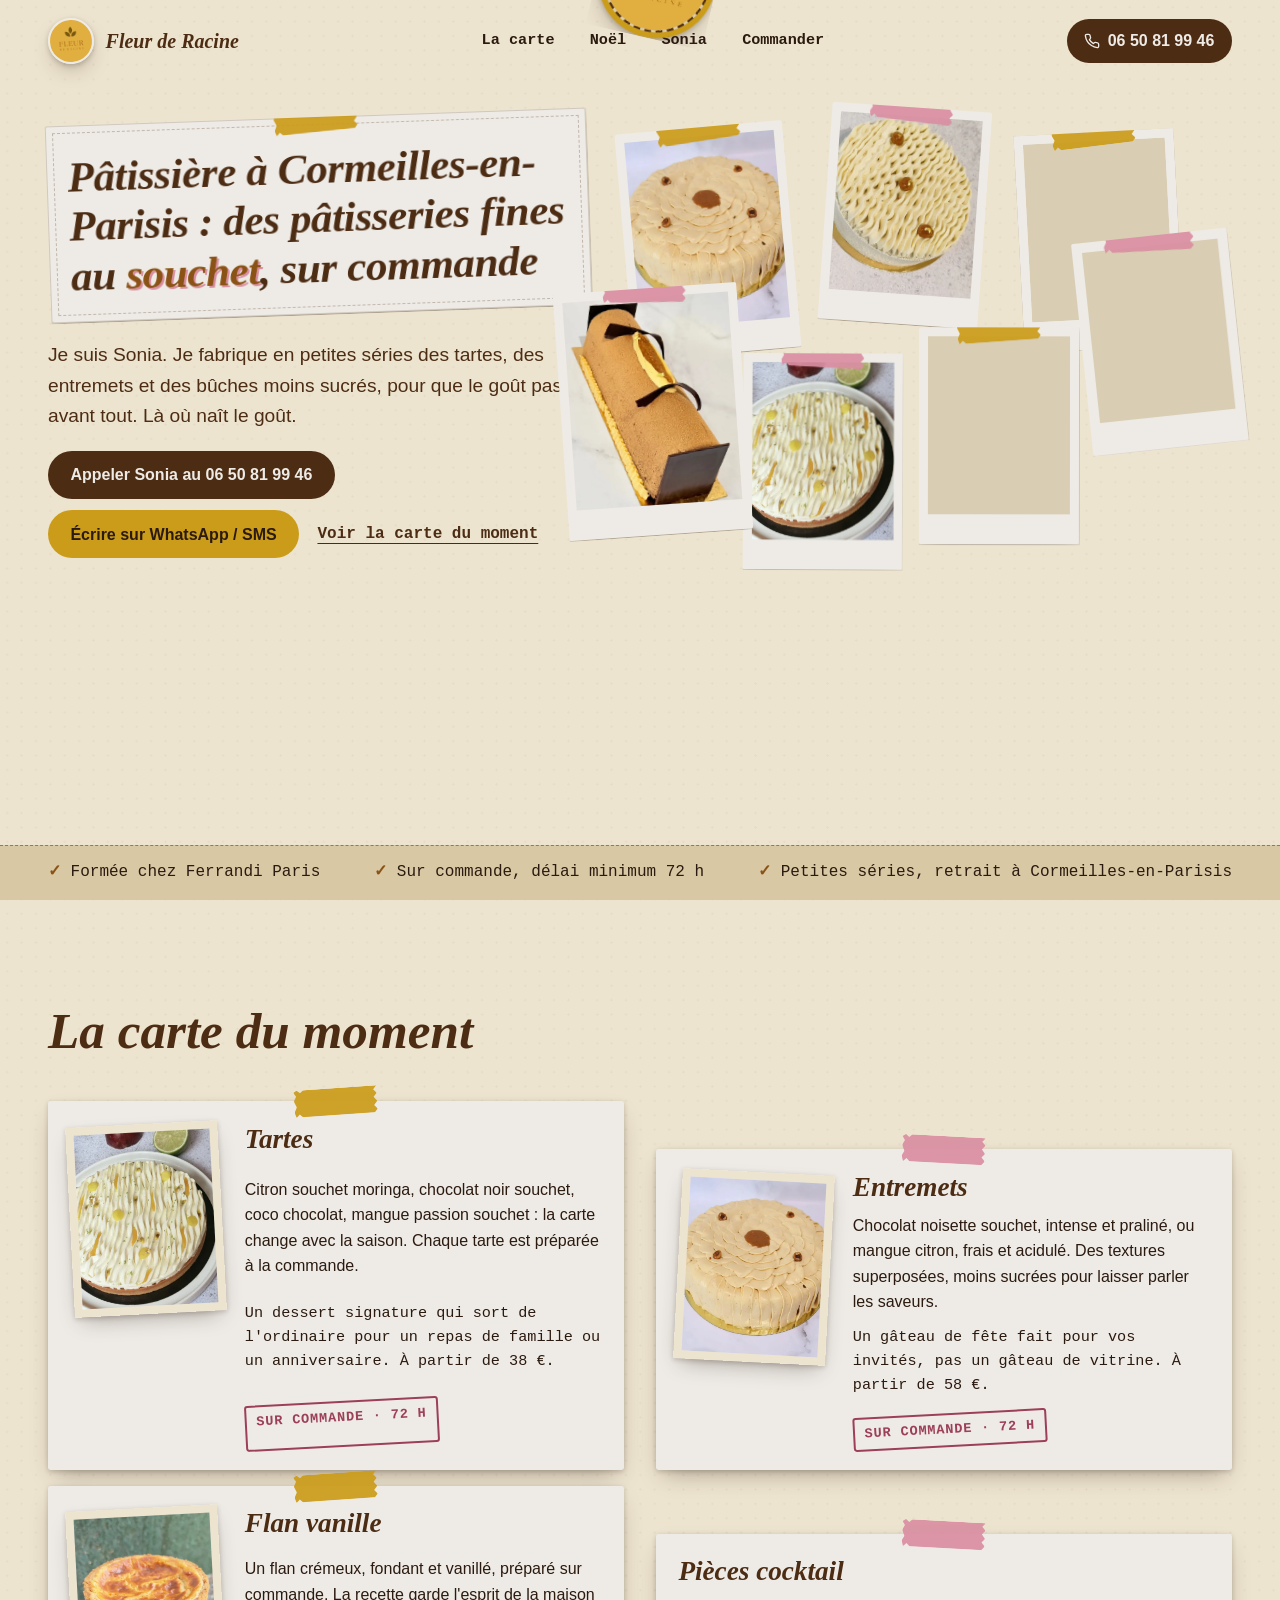
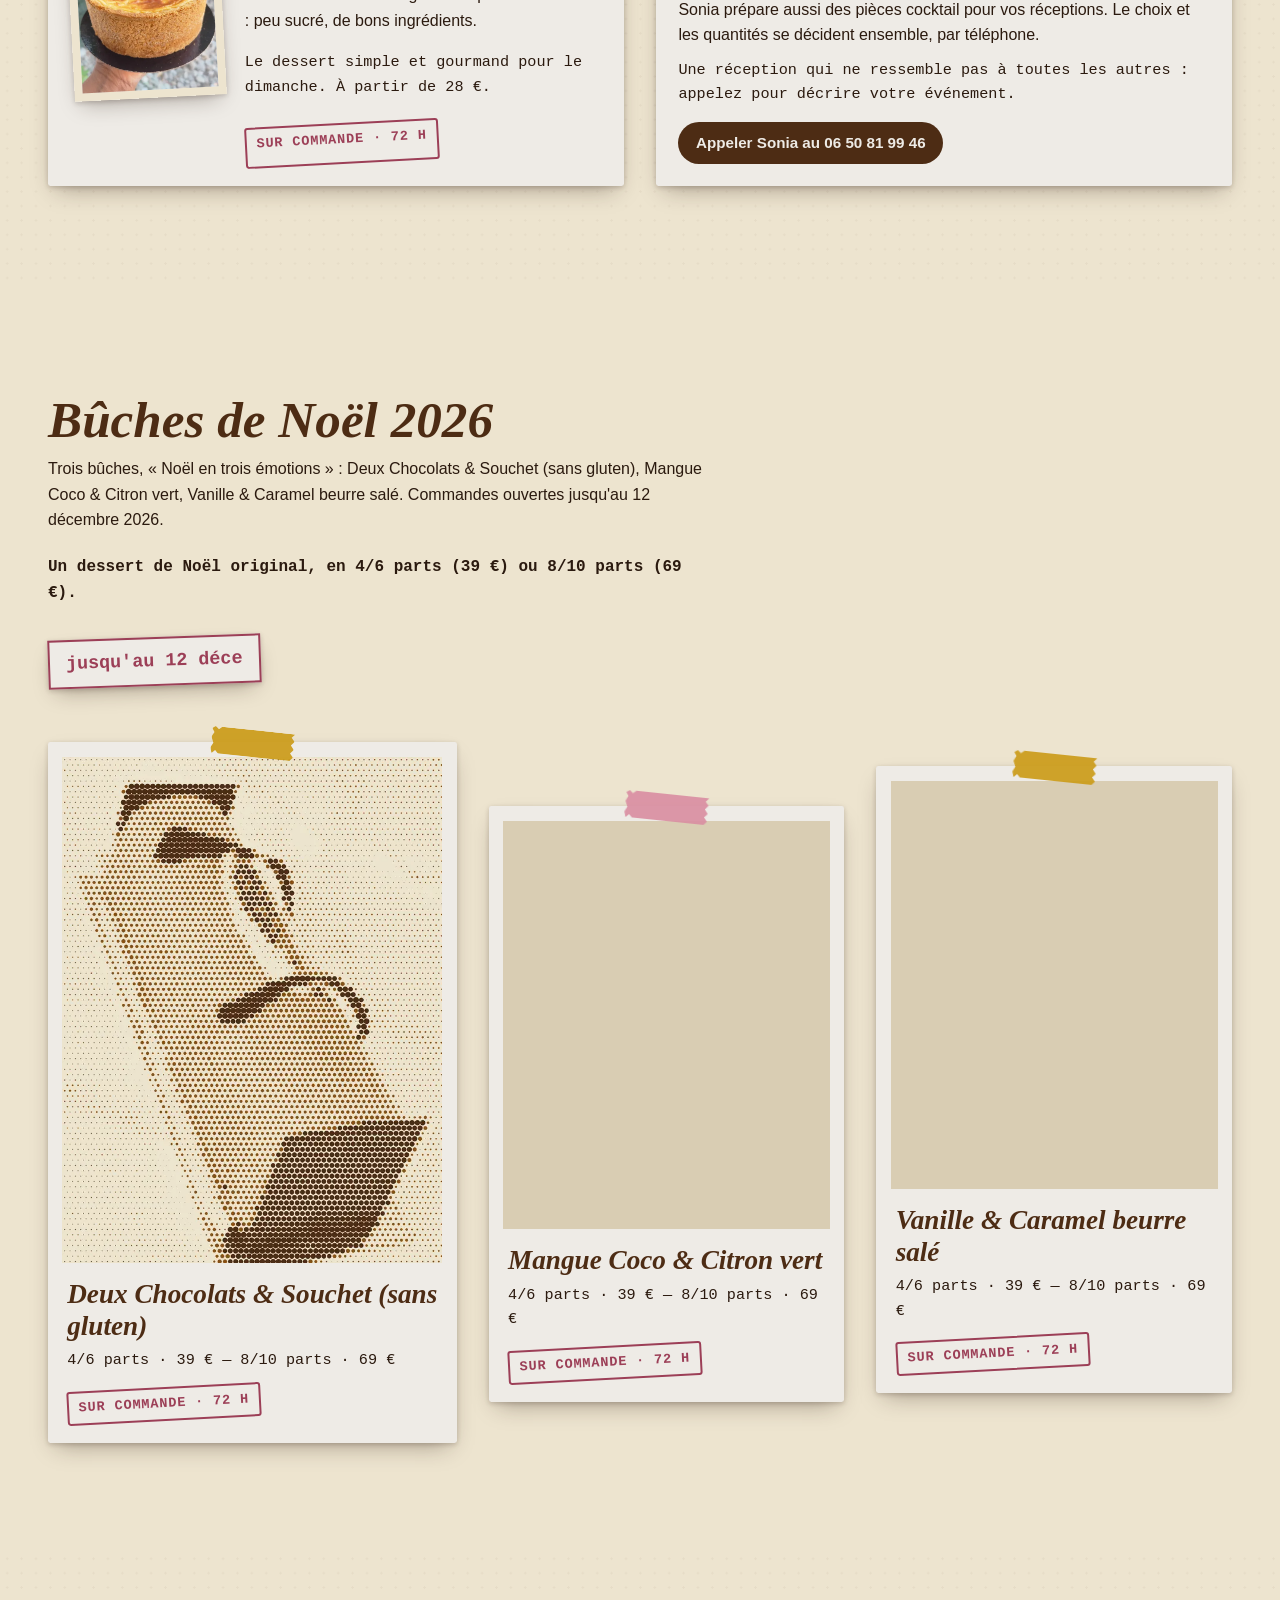
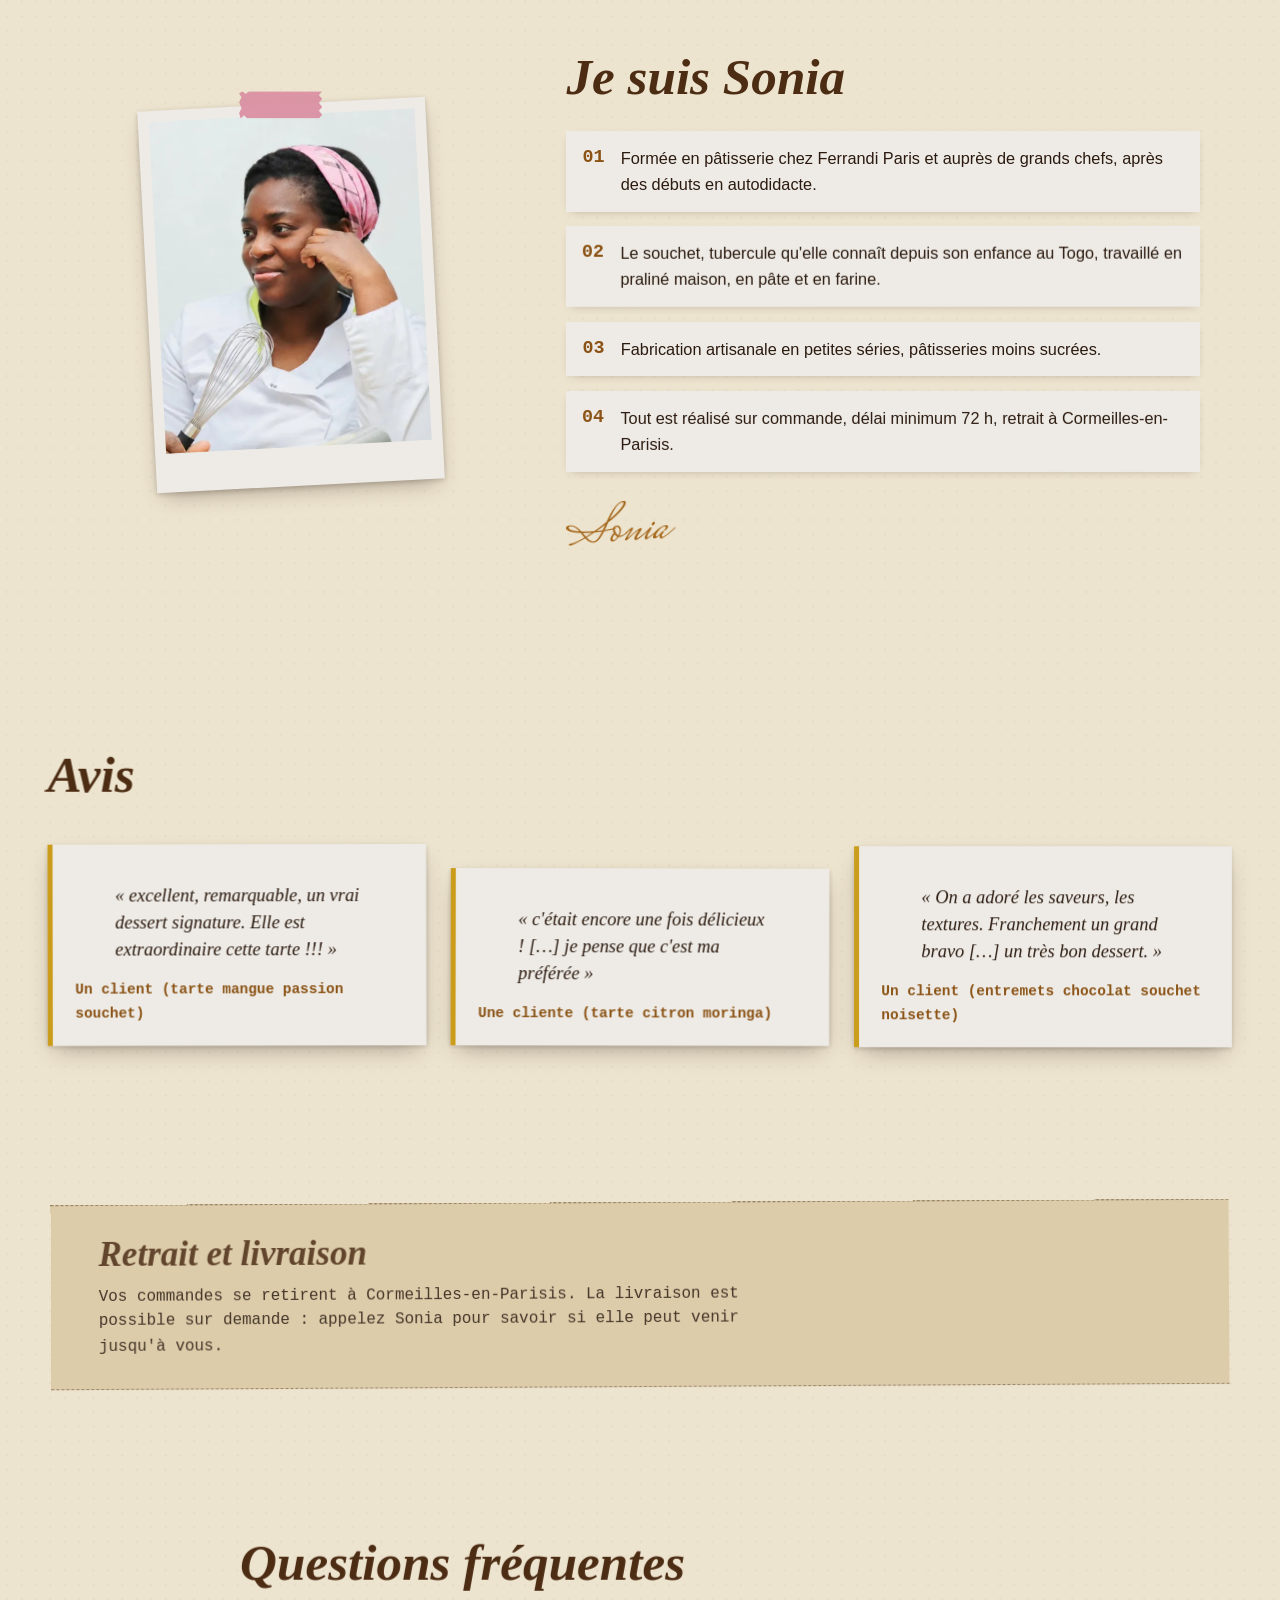
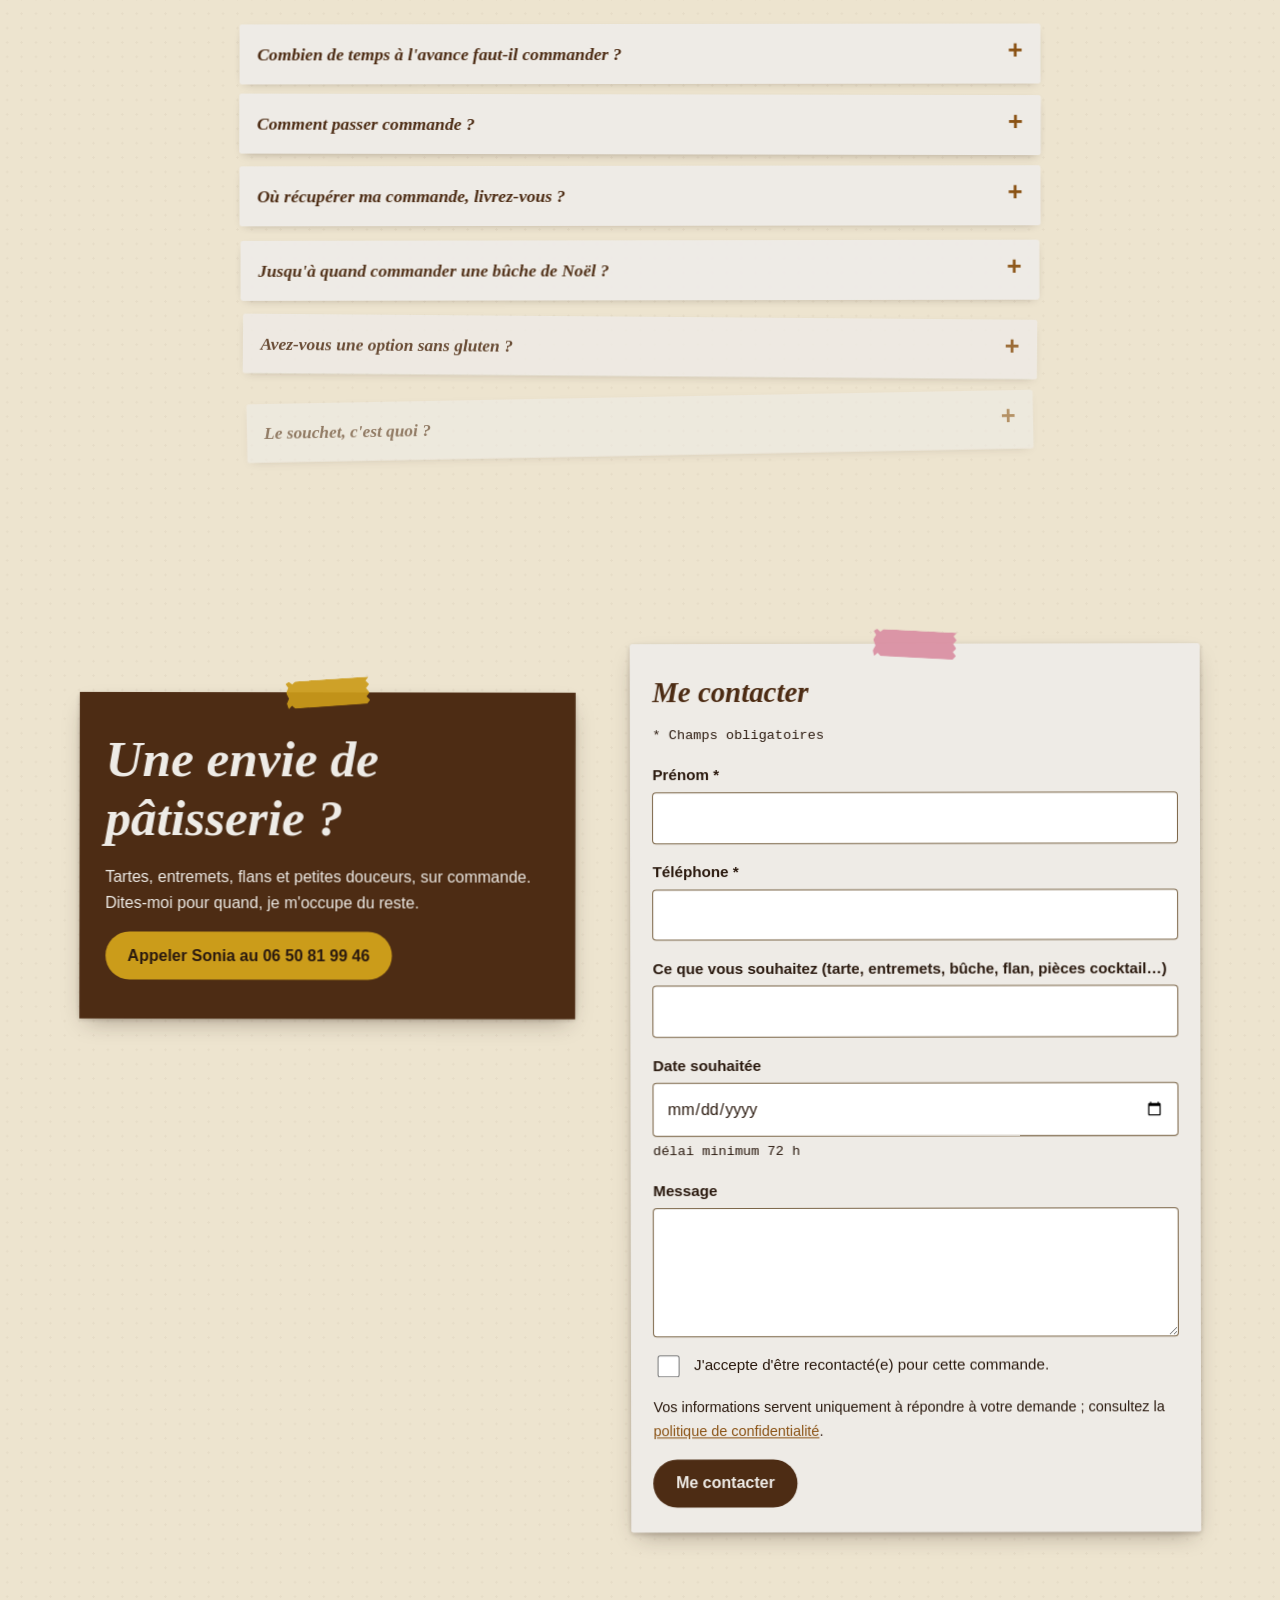
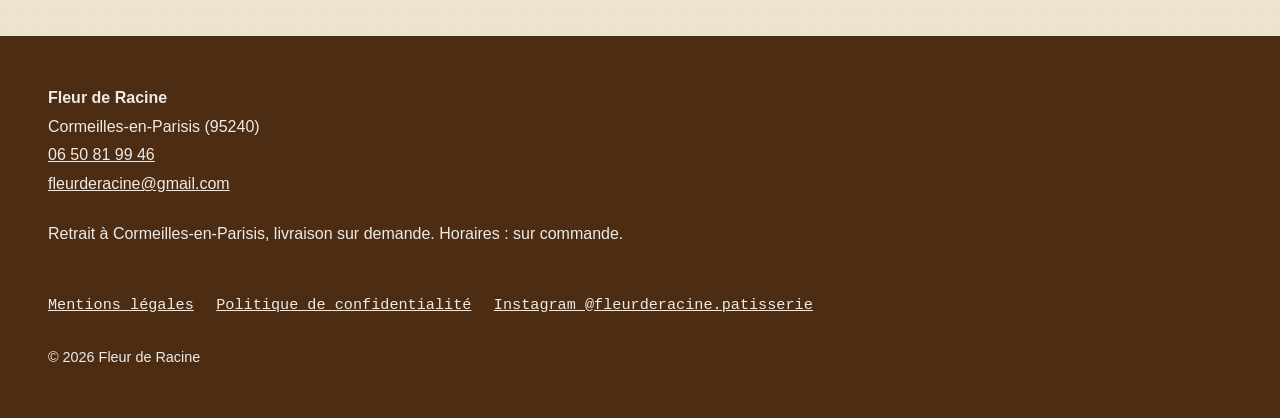
<file: c/index.html>
<!DOCTYPE html>
<html lang="fr">
<head>
<meta charset="utf-8">
<meta name="viewport" content="width=device-width, initial-scale=1">
<title>Pâtissière à Cormeilles-en-Parisis | Fleur de Racine</title>
<meta name="description" content="Pâtisserie fine sur commande à Cormeilles-en-Parisis : tartes, entremets et bûches de Noël au souchet. Appelez Sonia, dès 72 h.">
<meta name="robots" content="noindex, nofollow">
<meta name="theme-color" content="#EDE4CF">
<meta property="og:type" content="website">
<meta property="og:site_name" content="Fleur de Racine">
<meta property="og:title" content="Fleur de Racine, pâtissière à Cormeilles-en-Parisis">
<meta property="og:description" content="Tartes, entremets et bûches de Noël au souchet, faits sur commande en petites séries. Retrait à Cormeilles-en-Parisis.">
<meta property="og:locale" content="fr_FR">
<meta property="og:image" content="img/og.jpg">
<meta name="twitter:card" content="summary_large_image">
<meta name="twitter:title" content="Fleur de Racine, pâtissière à Cormeilles-en-Parisis">
<meta name="twitter:description" content="Tartes, entremets et bûches de Noël au souchet, faits sur commande en petites séries. Retrait à Cormeilles-en-Parisis.">
<meta name="twitter:image" content="img/og.jpg">
<!-- PLACEHOLDER: logo vectoriel à fournir par Sonia (favicon provisoire : trois feuilles sobres) -->
<link rel="icon" href="data:image/svg+xml,%3Csvg xmlns='http://www.w3.org/2000/svg' viewBox='0 0 64 64'%3E%3Crect width='64' height='64' rx='12' fill='%23CB9C1A'/%3E%3Cpath d='M32 14c8 7 8 20 0 28-8-8-8-21 0-28zM17 24c9 1 15 8 14 18-9-1-15-8-14-18zM47 24c-9 1-15 8-14 18 9-1 15-8 14-18z' fill='%234D2C14'/%3E%3C/svg%3E">
<link rel="preload" as="image" href="img/pol1.webp" type="image/webp" fetchpriority="high">
<style>@font-face{font-family:'Mrs Saint Delafield';font-style:normal;font-weight:400;font-display:swap;src:url(fonts/v6-IGZDIOVXH9xtmTZfRagunqBw5WC62QKknLw.woff2) format('woff2')}</style>
<link rel="stylesheet" href="style.css">
<script>document.documentElement.classList.add('js')</script>
<script type="application/ld+json">
{
  "@context": "https://schema.org",
  "@type": "Bakery",
  "name": "Fleur de Racine",
  "description": "Pâtisserie fine sur commande à Cormeilles-en-Parisis : tartes, entremets et bûches de Noël au souchet.",
  "telephone": "+33650819946",
  "email": "fleurderacine@gmail.com",
  "address": {
    "@type": "PostalAddress",
    "addressLocality": "Cormeilles-en-Parisis",
    "postalCode": "95240",
    "addressCountry": "FR"
  },
  "areaServed": { "@type": "City", "name": "Cormeilles-en-Parisis" },
  "sameAs": ["https://www.instagram.com/fleurderacine.patisserie/"],
  "hasOfferCatalog": {
    "@type": "OfferCatalog",
    "name": "La carte du moment",
    "itemListElement": [
      { "@type": "Offer", "itemOffered": { "@type": "Product", "name": "Tartes" } },
      { "@type": "Offer", "itemOffered": { "@type": "Product", "name": "Entremets" } },
      { "@type": "Offer", "itemOffered": { "@type": "Product", "name": "Bûches de Noël 2026" } },
      { "@type": "Offer", "itemOffered": { "@type": "Product", "name": "Flan vanille" } },
      { "@type": "Offer", "itemOffered": { "@type": "Service", "name": "Pièces cocktail" } }
    ]
  }
}
</script>
</head>
<body>
<a class="skip" href="#main">Aller au contenu</a>

<div class="hero-wrap">
<header class="site-header">
  <a class="brand" href="#main" aria-label="Fleur de Racine, retour en haut">
    <img src="img/logo.webp" width="400" height="400" alt="Logo Fleur de Racine : trois feuilles sur fond or" decoding="async">
    <span>Fleur de Racine</span>
  </a>
  <nav class="nav" aria-label="Navigation principale">
    <a href="#carte">La carte</a>
    <a href="#noel">Noël</a>
    <a href="#sonia">Sonia</a>
    <a href="#commander">Commander</a>
  </nav>
  <a class="pill" href="tel:0650819946"><svg width="16" height="16" viewBox="0 0 24 24" aria-hidden="true" fill="none" stroke="currentColor" stroke-width="2" stroke-linecap="round" stroke-linejoin="round"><path d="M22 16.9v3a2 2 0 0 1-2.2 2 19.8 19.8 0 0 1-8.6-3.1 19.5 19.5 0 0 1-6-6A19.8 19.8 0 0 1 2.1 4.2 2 2 0 0 1 4.1 2h3a2 2 0 0 1 2 1.7c.1 1 .4 1.9.7 2.8a2 2 0 0 1-.5 2.1L8.1 9.9a16 16 0 0 0 6 6l1.3-1.3a2 2 0 0 1 2.1-.4c.9.3 1.8.6 2.8.7a2 2 0 0 1 1.7 2z"/></svg><span>06 50 81 99 46</span></a>
</header>

<section class="hero" aria-labelledby="titre">
  <div class="hero-text">
    <div class="label" id="label">
      <span class="tape tape-gold" aria-hidden="true"></span>
      <h1 id="titre">Pâtissière à Cormeilles-en-Parisis : des pâtisseries fines au <span class="mis">souchet</span>, sur commande</h1>
    </div>
    <p class="sub" id="sub">Je suis Sonia. Je fabrique en petites séries des tartes, des entremets et des bûches moins sucrés, pour que le goût passe avant tout. Là où naît le goût.</p>
    <div class="cta-row" id="cta">
      <a class="btn btn-brown" href="tel:0650819946">Appeler Sonia au 06 50 81 99 46</a>
      <a class="btn btn-gold" href="https://wa.me/33650819946" target="_blank" rel="noopener noreferrer">Écrire sur WhatsApp / SMS</a>
      <a class="soft-link" href="#carte">Voir la carte du moment</a>
    </div>
  </div>

  <div class="field" aria-label="Quelques pâtisseries de Sonia">
    <figure class="pol p7" style="--r:-4deg;--d:0s"><div class="pol-in"><span class="tape tape-pink" aria-hidden="true"></span>
      <img src="img/pol7.webp" width="520" height="650" alt="Bûche au chocolat posée sur son support doré, ornée de plaques de chocolat" decoding="async"></div></figure>
    <figure class="pol p1" style="--r:-5deg;--d:.4s"><div class="pol-in"><span class="tape tape-gold" aria-hidden="true"></span>
      <img src="img/pol1.webp" width="480" height="600" alt="Entremets crème et noisettes aux rosaces de crème, sur un plateau doré" fetchpriority="high" decoding="async"></div></figure>
    <figure class="pol p2" style="--r:4deg;--d:1.1s"><div class="pol-in"><span class="tape tape-pink" aria-hidden="true"></span>
      <img src="img/pol2.webp" width="480" height="600" alt="Tarte crème vanille décorée de vagues de crème et de pois de caramel" decoding="async"></div></figure>
    <figure class="pol p3" style="--r:-3deg;--d:.7s"><div class="pol-in"><span class="tape tape-gold" aria-hidden="true"></span>
      <picture><source media="(max-width:1023px)" srcset="[data-uri]"><img src="img/pol3.webp" width="480" height="600" alt="Tarte meringuée dorée au centre de crème citron" decoding="async"></picture></div></figure>
    <figure class="pol p4" style="--r:6deg;--d:1.5s"><div class="pol-in"><span class="tape tape-pink" aria-hidden="true"></span>
      <img src="img/pol4.webp" width="480" height="600" alt="Tarte citron-lime à la crème, avec un fruit de la passion et un citron vert" decoding="async"></div></figure>
    <figure class="pol p5" style="--r:-7deg;--d:1.9s"><div class="pol-in"><span class="tape tape-gold" aria-hidden="true"></span>
      <picture><source media="(max-width:1023px)" srcset="[data-uri]"><img src="img/pol5.webp" width="480" height="600" alt="Flan vanille doré, tenu à la main sur son carton" decoding="async"></picture></div></figure>
    <figure class="pol p6" style="--r:3deg;--d:2.3s"><div class="pol-in"><span class="tape tape-pink" aria-hidden="true"></span>
      <picture><source media="(max-width:1023px)" srcset="[data-uri]"><img src="img/pol6.webp" width="480" height="600" alt="Tarte à la crème pistache, rayée de crème verte" decoding="async"></picture></div></figure>
    <div class="stamp-logo" style="--d:2.7s"><div class="pol-in">
      <img src="img/logo.webp" width="400" height="400" alt="Tampon Fleur de Racine : trois feuilles sur fond or" decoding="async"></div></div>
  </div>

  <ul class="reassure" aria-label="Nos engagements">
    <li>Formée chez Ferrandi Paris</li>
    <li>Sur commande, délai minimum 72 h</li>
    <li>Petites séries, retrait à Cormeilles-en-Parisis</li>
  </ul>
</section>
</div>

<main id="main">

<section id="carte" class="section carte" aria-labelledby="h-carte">
  <h2 id="h-carte" class="reveal">La carte du moment</h2>
  <div class="carte-grid">
    <article class="slip reveal s-a">
      <span class="tape tape-gold" aria-hidden="true"></span>
      <img class="slip-img" src="img/pol4.webp" width="480" height="600" alt="Tarte citron-lime à la crème posée sur une assiette blanche" loading="lazy" decoding="async">
      <h3>Tartes</h3>
      <p>Citron souchet moringa, chocolat noir souchet, coco chocolat, mangue passion souchet : la carte change avec la saison. Chaque tarte est préparée à la commande.</p>
      <p class="benefit">Un dessert signature qui sort de l'ordinaire pour un repas de famille ou un anniversaire. À partir de 38 €.</p>
      <span class="ink-stamp">sur commande · 72 h</span>
    </article>
    <article class="slip reveal s-b">
      <span class="tape tape-pink" aria-hidden="true"></span>
      <img class="slip-img" src="img/pol1.webp" width="480" height="600" alt="Entremets aux rosaces de crème et noisettes" loading="lazy" decoding="async">
      <h3>Entremets</h3>
      <p>Chocolat noisette souchet, intense et praliné, ou mangue citron, frais et acidulé. Des textures superposées, moins sucrées pour laisser parler les saveurs.</p>
      <p class="benefit">Un gâteau de fête fait pour vos invités, pas un gâteau de vitrine. À partir de 58 €.</p>
      <span class="ink-stamp">sur commande · 72 h</span>
    </article>
    <article class="slip reveal s-c">
      <span class="tape tape-gold" aria-hidden="true"></span>
      <img class="slip-img" src="img/pol5.webp" width="480" height="600" alt="Flan vanille doré tenu à la main" loading="lazy" decoding="async">
      <h3>Flan vanille</h3>
      <p>Un flan crémeux, fondant et vanillé, préparé sur commande. La recette garde l'esprit de la maison : peu sucré, de bons ingrédients.</p>
      <p class="benefit">Le dessert simple et gourmand pour le dimanche. À partir de 28 €.</p>
      <span class="ink-stamp">sur commande · 72 h</span>
    </article>
    <article class="slip slip-plain reveal s-d">
      <span class="tape tape-pink" aria-hidden="true"></span>
      <!-- PLACEHOLDER: photo de pièces cocktail à fournir par Sonia -->
      <h3>Pièces cocktail</h3>
      <p>Sonia prépare aussi des pièces cocktail pour vos réceptions. Le choix et les quantités se décident ensemble, par téléphone.</p>
      <p class="benefit">Une réception qui ne ressemble pas à toutes les autres : appelez pour décrire votre événement.</p>
      <a class="btn btn-brown btn-sm" href="tel:0650819946">Appeler Sonia au 06 50 81 99 46</a>
    </article>
  </div>
</section>

<section id="noel" class="section noel" aria-labelledby="h-noel">
  <div class="noel-head">
    <h2 id="h-noel" class="reveal">Bûches de Noël 2026</h2>
    <p class="reveal">Trois bûches, « Noël en trois émotions » : Deux Chocolats &amp; Souchet (sans gluten), Mangue Coco &amp; Citron vert, Vanille &amp; Caramel beurre salé. Commandes ouvertes jusqu'au 12 décembre 2026.</p>
    <p class="noel-benefit reveal">Un dessert de Noël original, en 4/6 parts (39 €) ou 8/10 parts (69 €).</p>
    <p class="counter reveal" id="counter" aria-label="Commandes ouvertes jusqu'au 12 décembre 2026"><span data-type="jusqu'au 12 décembre 2026">jusqu'au 12 décembre 2026</span></p>
  </div>
  <div class="noel-grid">
    <article class="ncard n1">
      <span class="tape tape-gold" aria-hidden="true"></span>
      <div class="ph" style="aspect-ratio:640/853">
        <img src="img/noel1.webp" width="640" height="853" alt="Bûche au chocolat et souchet ornée de plaques de chocolat" loading="lazy" decoding="async">
        <img class="ht" src="img/noel1-halftone.webp" width="640" height="853" alt="" loading="lazy" decoding="async">
      </div>
      <h3>Deux Chocolats &amp; Souchet (sans gluten)</h3>
      <p class="price">4/6 parts · 39 € — 8/10 parts · 69 €</p>
      <span class="ink-stamp">sur commande · 72 h</span>
    </article>
    <article class="ncard n2">
      <span class="tape tape-pink" aria-hidden="true"></span>
      <div class="ph" style="aspect-ratio:640/800">
        <!-- PLACEHOLDER: photo de la bûche Mangue Coco & Citron vert à fournir par Sonia (entremets mangue en attendant) -->
        <img src="img/noel2.webp" width="640" height="800" alt="Entremets à la mangue sur plateau doré, en attendant la photo de la bûche" loading="lazy" decoding="async">
        <img class="ht" src="img/noel2-halftone.webp" width="640" height="800" alt="" loading="lazy" decoding="async">
      </div>
      <h3>Mangue Coco &amp; Citron vert</h3>
      <p class="price">4/6 parts · 39 € — 8/10 parts · 69 €</p>
      <span class="ink-stamp">sur commande · 72 h</span>
    </article>
    <article class="ncard n3">
      <span class="tape tape-gold" aria-hidden="true"></span>
      <div class="ph" style="aspect-ratio:640/800">
        <!-- PLACEHOLDER: photo de la bûche Vanille & Caramel beurre salé à fournir par Sonia (gâteau fruits rouges en attendant) -->
        <img src="img/noel3.webp" width="640" height="800" alt="Gâteau à la crème vanille et aux fraises, en attendant la photo de la bûche" loading="lazy" decoding="async">
        <img class="ht" src="img/noel3-halftone.webp" width="640" height="800" alt="" loading="lazy" decoding="async">
      </div>
      <h3>Vanille &amp; Caramel beurre salé</h3>
      <p class="price">4/6 parts · 39 € — 8/10 parts · 69 €</p>
      <span class="ink-stamp">sur commande · 72 h</span>
    </article>
  </div>
</section>

<section id="sonia" class="section sonia" aria-labelledby="h-sonia">
  <figure class="sonia-pol reveal">
    <span class="tape tape-pink" aria-hidden="true"></span>
    <!-- PLACEHOLDER: portrait de Sonia, accord de publication à obtenir -->
    <img src="img/sonia.webp" width="560" height="700" alt="Portrait de Sonia, pâtissière, souriante, un fouet à la main" loading="lazy" decoding="async">
  </figure>
  <div class="sonia-text">
    <h2 id="h-sonia" class="reveal">Je suis Sonia</h2>
    <ul class="notes">
      <li class="reveal">Formée en pâtisserie chez Ferrandi Paris et auprès de grands chefs, après des débuts en autodidacte.</li>
      <li class="reveal">Le souchet, tubercule qu'elle connaît depuis son enfance au Togo, travaillé en praliné maison, en pâte et en farine.</li>
      <li class="reveal">Fabrication artisanale en petites séries, pâtisseries moins sucrées.</li>
      <li class="reveal">Tout est réalisé sur commande, délai minimum 72 h, retrait à Cormeilles-en-Parisis.</li>
    </ul>
    <p class="sign" aria-hidden="true">Sonia</p>
  </div>
</section>

<section id="avis" class="section avis" aria-labelledby="h-avis">
  <h2 id="h-avis" class="reveal">Avis</h2>
  <!-- PLACEHOLDER: accord de Sonia à obtenir pour publier ces 3 retours clients -->
  <div class="avis-grid">
    <figure class="quote reveal q1">
      <blockquote><p>« excellent, remarquable, un vrai dessert signature. Elle est extraordinaire cette tarte !!! »</p></blockquote>
      <figcaption>Un client (tarte mangue passion souchet)</figcaption>
    </figure>
    <figure class="quote reveal q2">
      <blockquote><p>« c'était encore une fois délicieux ! […] je pense que c'est ma préférée »</p></blockquote>
      <figcaption>Une cliente (tarte citron moringa)</figcaption>
    </figure>
    <figure class="quote reveal q3">
      <blockquote><p>« On a adoré les saveurs, les textures. Franchement un grand bravo […] un très bon dessert. »</p></blockquote>
      <figcaption>Un client (entremets chocolat souchet noisette)</figcaption>
    </figure>
  </div>
</section>

<section id="retrait" class="section retrait" aria-labelledby="h-retrait">
  <div class="carton-band reveal">
    <h2 id="h-retrait">Retrait et livraison</h2>
    <p>Vos commandes se retirent à Cormeilles-en-Parisis. La livraison est possible sur demande : appelez Sonia pour savoir si elle peut venir jusqu'à vous.</p>
  </div>
</section>

<section id="faq" class="section faq" aria-labelledby="h-faq">
  <h2 id="h-faq" class="reveal">Questions fréquentes</h2>
  <div class="faq-list">
    <details class="reveal"><summary>Combien de temps à l'avance faut-il commander ?</summary><p>Toutes les pâtisseries sont faites sur commande, avec un délai minimum de 72 h. Pour un projet plus élaboré, prévoyez davantage et appelez-moi : on en parle.</p></details>
    <details class="reveal"><summary>Comment passer commande ?</summary><p>Par téléphone, SMS ou WhatsApp au 06 50 81 99 46, ou par message privé sur Instagram. Vous pouvez aussi remplir le formulaire ci-dessous : je vous rappelle.</p></details>
    <details class="reveal"><summary>Où récupérer ma commande, livrez-vous ?</summary><p>Le retrait se fait à Cormeilles-en-Parisis. La livraison est possible sur demande : contactez-moi avec votre adresse et la date souhaitée.</p></details>
    <details class="reveal"><summary>Jusqu'à quand commander une bûche de Noël ?</summary><p>Les commandes sont ouvertes jusqu'au 12 décembre 2026. Il y a trois saveurs, en 4/6 parts ou en 8/10 parts.</p></details>
    <details class="reveal"><summary>Avez-vous une option sans gluten ?</summary><p>Oui pour Noël : la bûche Deux Chocolats &amp; Souchet est sans gluten. Pour toute autre pâtisserie ou question d'allergie, contactez-moi avant de commander.</p></details>
    <details class="reveal"><summary>Le souchet, c'est quoi ?</summary><p>Un tubercule, pas un fruit sec : il pousse sous terre. Son goût fait penser à l'amande et un peu à la noisette. Je le connais depuis mon enfance au Togo.</p></details>
  </div>
</section>

<section id="commander" class="section commander" aria-labelledby="h-final">
  <div class="final reveal">
    <span class="tape tape-gold" aria-hidden="true"></span>
    <h2 id="h-final">Une envie de pâtisserie ?</h2>
    <p>Tartes, entremets, flans et petites douceurs, sur commande. Dites-moi pour quand, je m'occupe du reste.</p>
    <a class="btn btn-brown" href="tel:0650819946">Appeler Sonia au 06 50 81 99 46</a>
  </div>

  <div class="form-card reveal" id="formulaire">
    <span class="tape tape-pink" aria-hidden="true"></span>
    <h3>Me contacter</h3>
    <form id="order" action="#formulaire" method="post" novalidate>
      <p class="req">* Champs obligatoires</p>
      <div class="f"><label for="prenom">Prénom *</label><input id="prenom" name="prenom" type="text" autocomplete="given-name" required></div>
      <div class="f"><label for="tel">Téléphone *</label><input id="tel" name="telephone" type="tel" autocomplete="tel" inputmode="tel" required></div>
      <div class="f"><label for="souhait">Ce que vous souhaitez (tarte, entremets, bûche, flan, pièces cocktail…)</label><input id="souhait" name="souhait" type="text"></div>
      <div class="f"><label for="date">Date souhaitée</label><input id="date" name="date" type="date" aria-describedby="date-aide"><small id="date-aide">délai minimum 72 h</small></div>
      <div class="f"><label for="message">Message</label><textarea id="message" name="message" rows="4"></textarea></div>
      <div class="hp" aria-hidden="true"><label for="site">Ne pas remplir</label><input id="site" name="site" type="text" tabindex="-1" autocomplete="off"></div>
      <div class="f check"><input id="consent" name="consent" type="checkbox" required><label for="consent">J'accepte d'être recontacté(e) pour cette commande.</label></div>
      <p class="rgpd">Vos informations servent uniquement à répondre à votre demande ; consultez la <a href="#bas">politique de confidentialité</a>.</p>
      <button class="btn btn-brown" type="submit">Me contacter</button>
      <p class="ok" id="ok" role="status" hidden>Merci, votre demande est bien notée. Sonia vous rappelle.</p>
    </form>
  </div>
</section>
</main>

<footer class="site-footer" id="bas">
  <div class="foot-inner">
    <address>
      <strong>Fleur de Racine</strong><br>
      Cormeilles-en-Parisis (95240)<br>
      <a href="tel:0650819946">06 50 81 99 46</a><br>
      <a href="mailto:fleurderacine@gmail.com">fleurderacine@gmail.com</a>
    </address>
    <p>Retrait à Cormeilles-en-Parisis, livraison sur demande. Horaires : sur commande.</p>
    <ul class="foot-links">
      <!-- PLACEHOLDER: pages Mentions légales et Politique de confidentialité à créer (SIRET, nom de famille, hébergeur à fournir) -->
      <li><a href="#bas">Mentions légales</a></li>
      <li><a href="#bas">Politique de confidentialité</a></li>
      <li><a href="https://www.instagram.com/fleurderacine.patisserie/" target="_blank" rel="noopener noreferrer">Instagram @fleurderacine.patisserie</a></li>
    </ul>
    <p class="copy">© 2026 Fleur de Racine</p>
  </div>
</footer>

<div class="callbar" role="group" aria-label="Contacter Sonia">
  <a class="btn btn-brown" href="tel:0650819946">Appeler</a>
  <a class="btn btn-gold" href="https://wa.me/33650819946" target="_blank" rel="noopener noreferrer">WhatsApp / SMS</a>
</div>

<script defer src="vendor/gsap.min.js"></script>
<script defer src="vendor/ScrollTrigger.min.js"></script>
<script defer src="vendor/vanilla-tilt.min.js"></script>
<script defer src="script.js"></script>
</body>
</html>
</file>
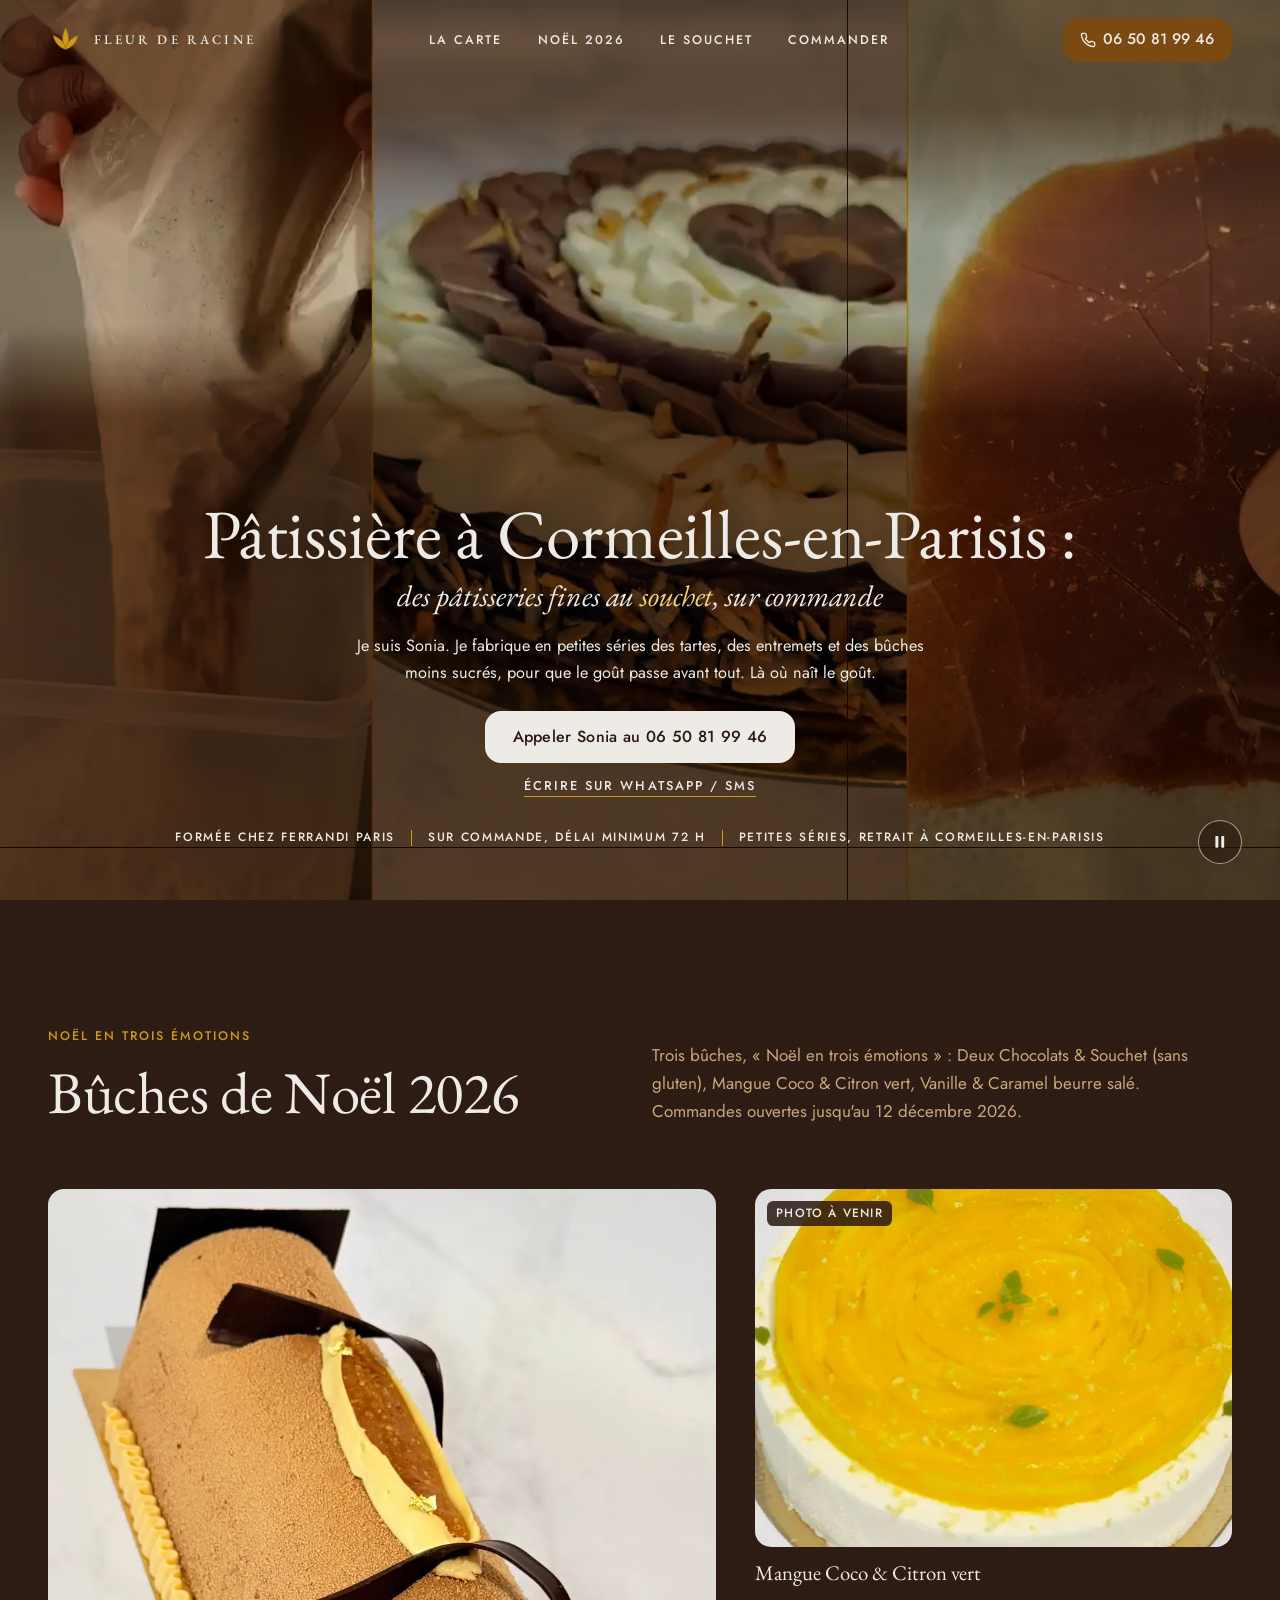
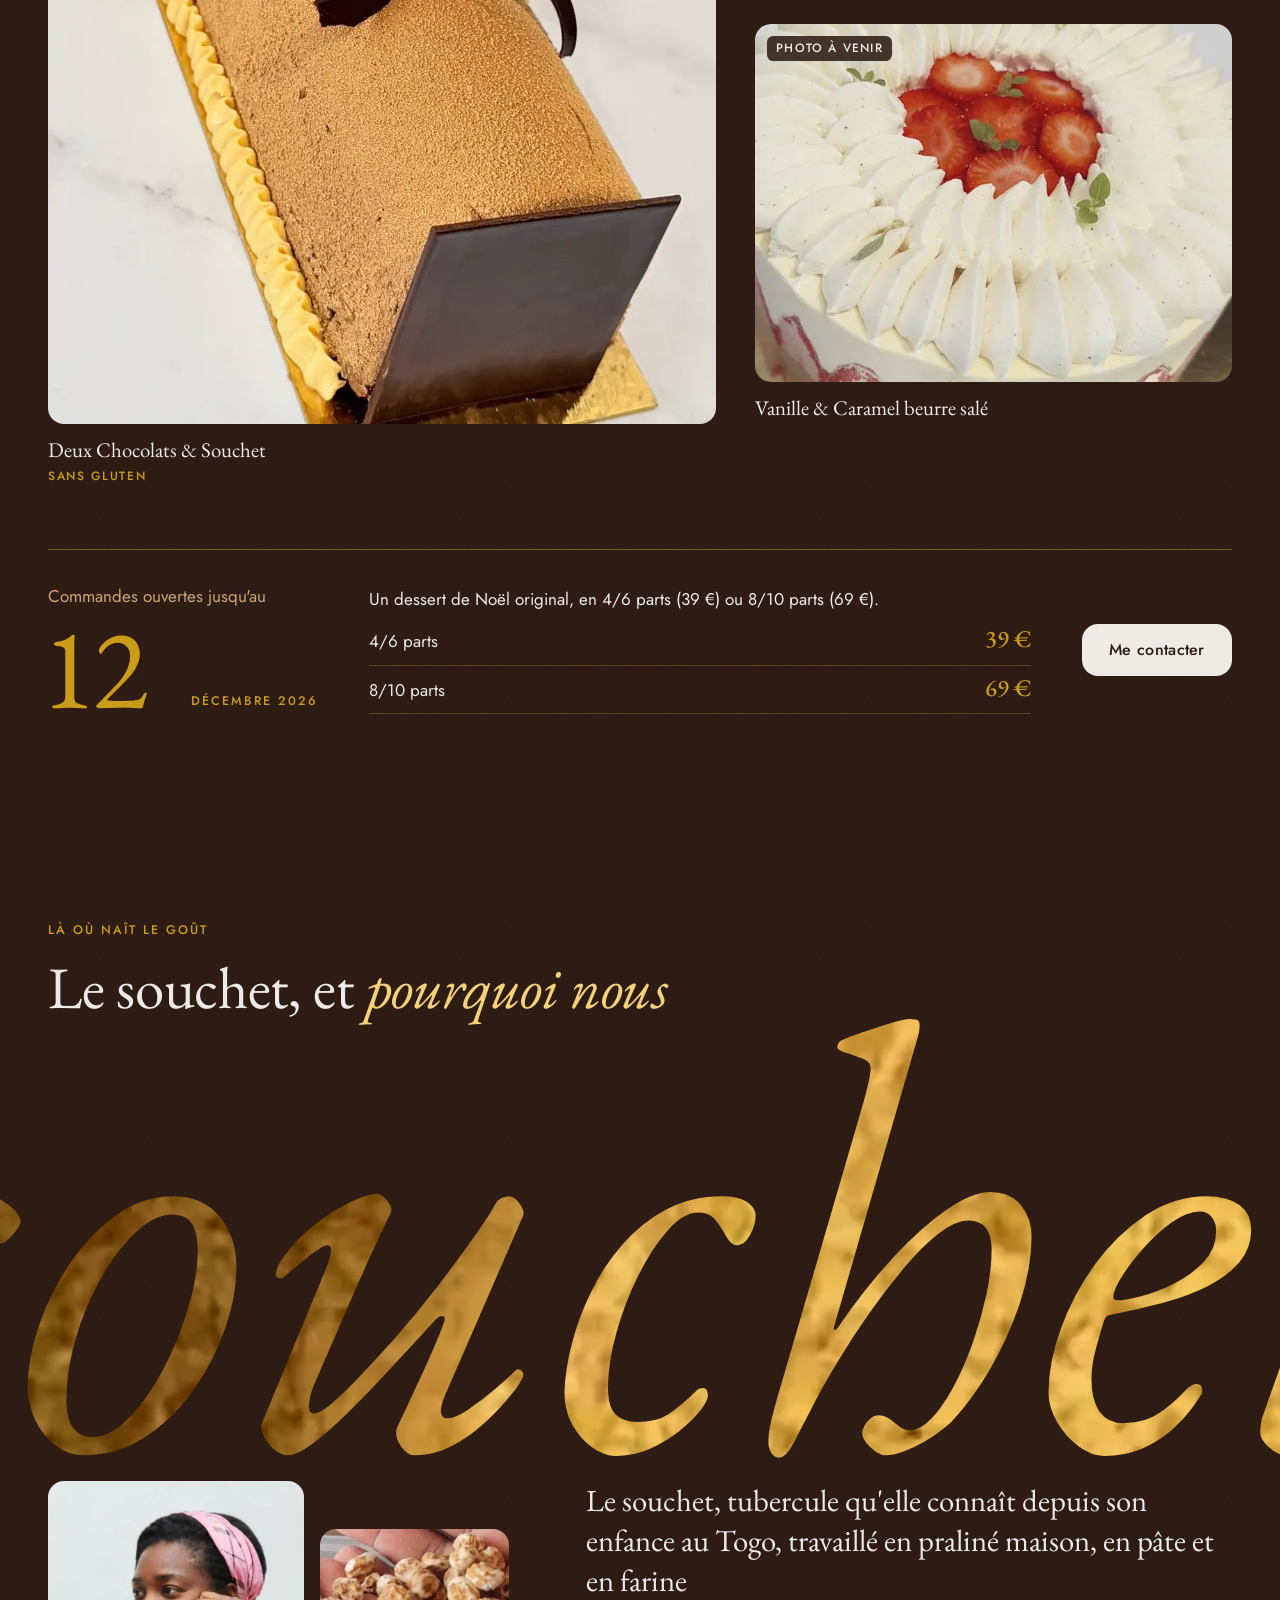
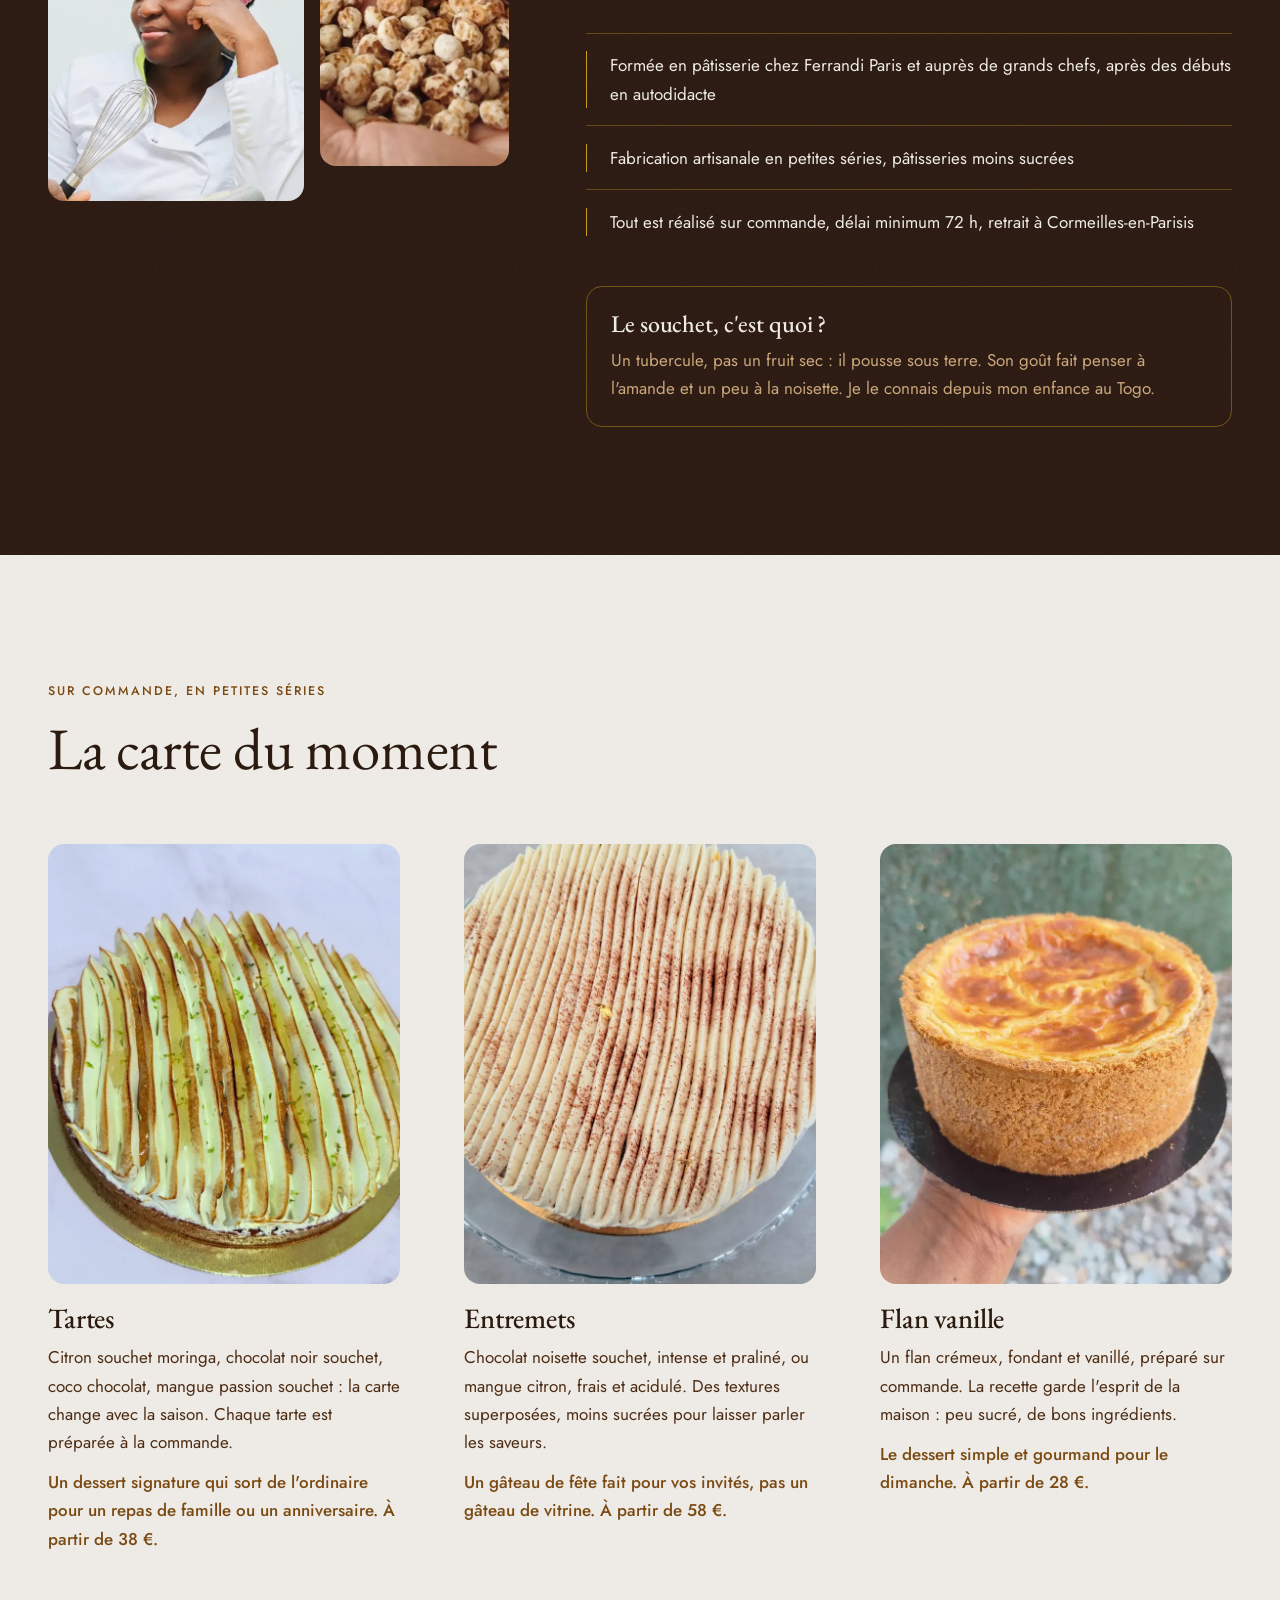
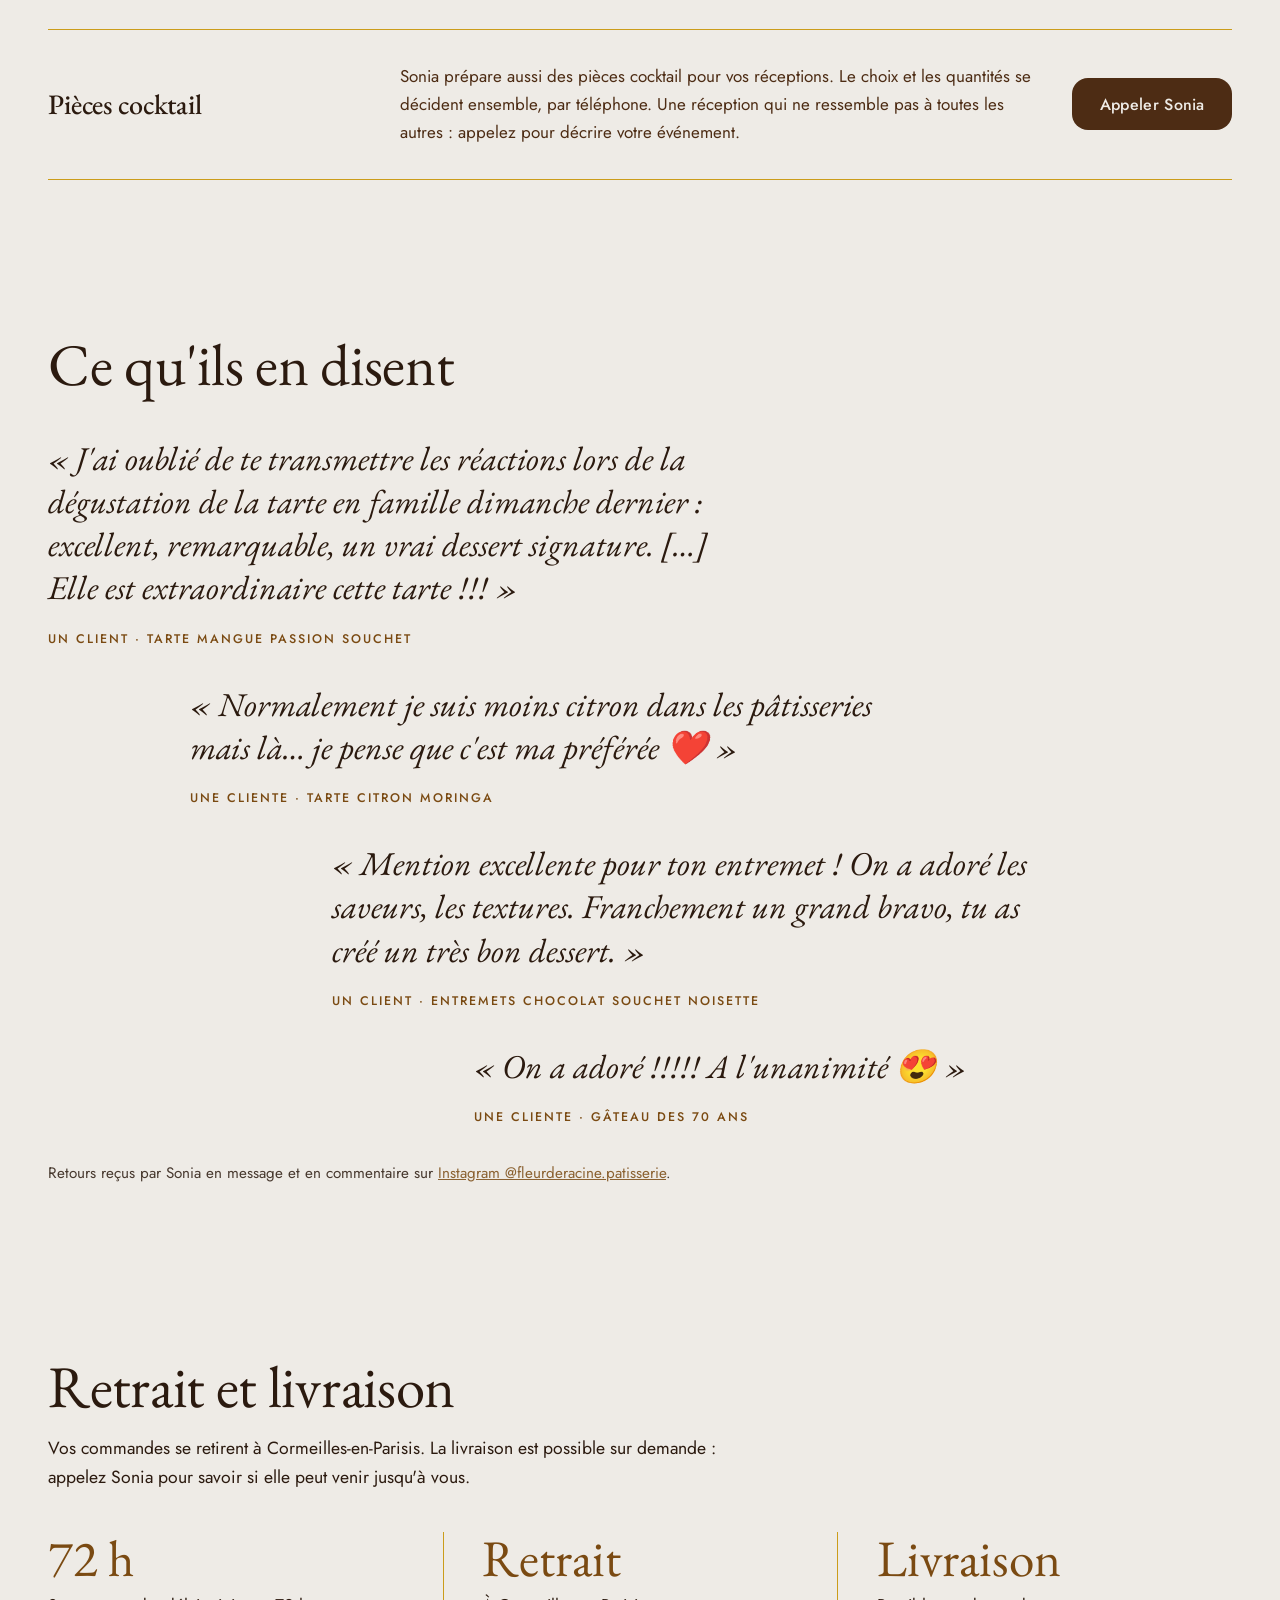
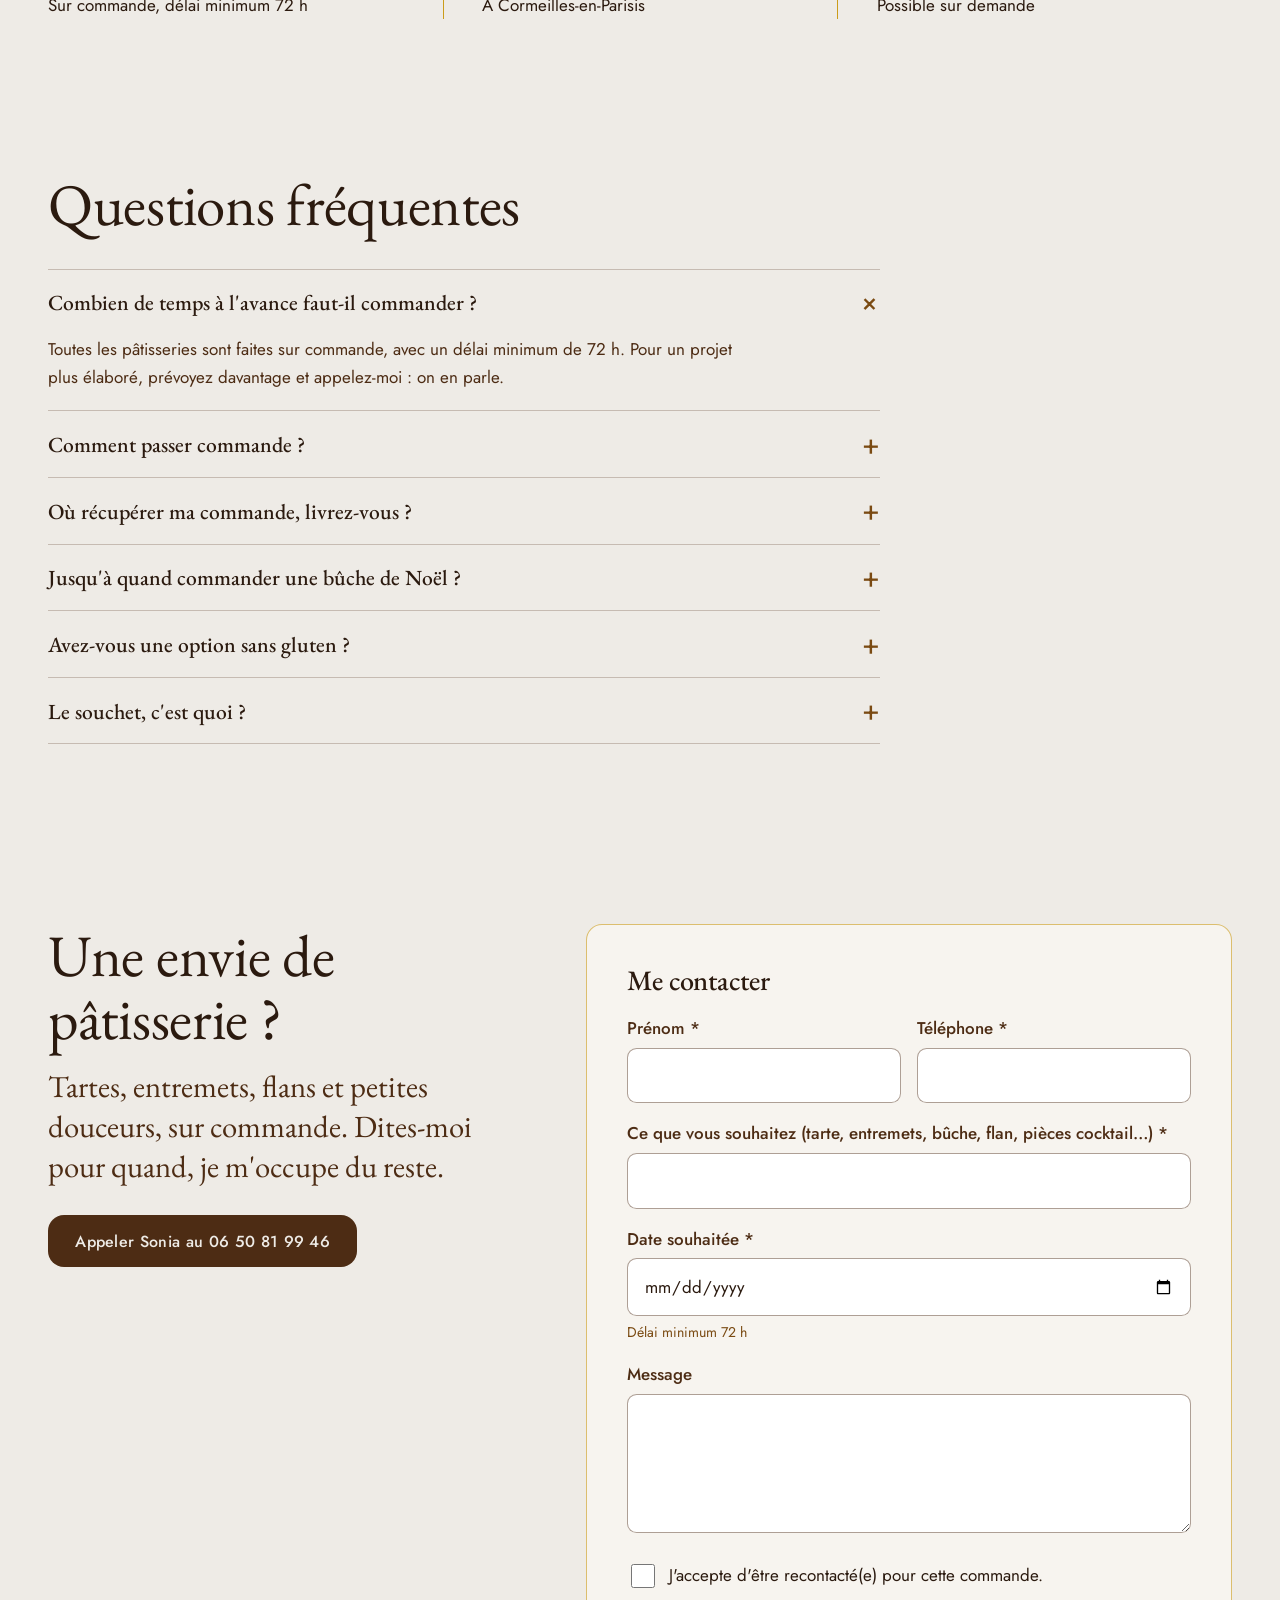
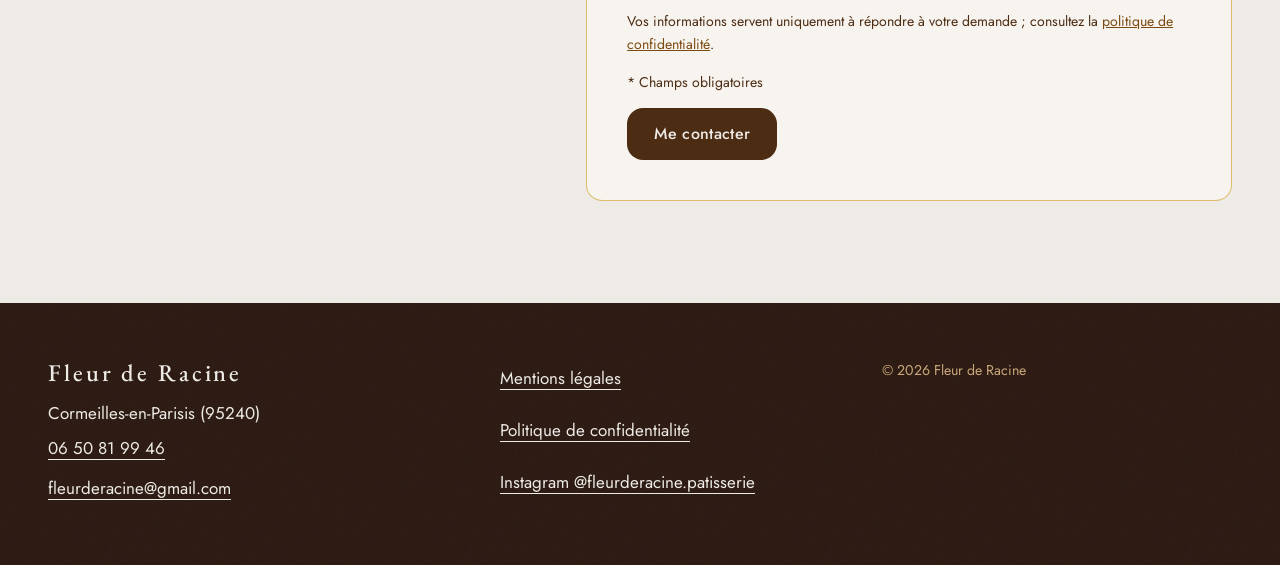
<file: d/index.html>
<!DOCTYPE html>
<html lang="fr">
<head>
<meta charset="utf-8">
<meta name="viewport" content="width=device-width, initial-scale=1">
<title>Pâtissière à Cormeilles-en-Parisis | Fleur de Racine</title>
<meta name="description" content="Pâtisserie fine sur commande à Cormeilles-en-Parisis : tartes, entremets et bûches de Noël au souchet. Appelez Sonia, dès 72 h.">
<meta name="robots" content="noindex, nofollow">
<meta name="theme-color" content="#2A1810">
<meta property="og:type" content="website">
<meta property="og:site_name" content="Fleur de Racine">
<meta property="og:title" content="Fleur de Racine, pâtissière à Cormeilles-en-Parisis">
<meta property="og:description" content="Tartes, entremets et bûches de Noël au souchet, faits sur commande en petites séries. Retrait à Cormeilles-en-Parisis.">
<meta property="og:locale" content="fr_FR">
<meta name="twitter:card" content="summary_large_image">
<meta name="twitter:title" content="Fleur de Racine, pâtissière à Cormeilles-en-Parisis">
<meta name="twitter:description" content="Tartes, entremets et bûches de Noël au souchet, faits sur commande en petites séries. Retrait à Cormeilles-en-Parisis.">
<link rel="icon" href="data:image/svg+xml,%3Csvg xmlns='http://www.w3.org/2000/svg' viewBox='0 0 32 32'%3E%3Cpath d='M16 28C10 20 10 11 16 3c6 8 6 17 0 25z' fill='%23CB9C1A'/%3E%3C/svg%3E">
<link rel="preload" as="image" href="img/poster.webp" type="image/webp" media="(min-width: 768px)" fetchpriority="high">
<link rel="preload" as="image" href="img/poster-m.webp" type="image/webp" media="(max-width: 767px)" fetchpriority="high">
<link rel="preload" href="fonts/eb-garamond-latin-400-normal.woff2" as="font" type="font/woff2" crossorigin>
<style>
@font-face{font-family:'EB Garamond';font-style:normal;font-weight:400;font-display:swap;src:url(fonts/eb-garamond-latin-400-normal.woff2) format('woff2')}
@font-face{font-family:'EB Garamond';font-style:normal;font-weight:500;font-display:swap;src:url(fonts/eb-garamond-latin-500-normal.woff2) format('woff2')}
@font-face{font-family:'EB Garamond';font-style:italic;font-weight:400;font-display:swap;src:url(fonts/eb-garamond-latin-400-italic.woff2) format('woff2')}
@font-face{font-family:'Jost';font-style:normal;font-weight:400;font-display:swap;src:url(fonts/jost-latin-400-normal.woff2) format('woff2')}
@font-face{font-family:'Jost';font-style:normal;font-weight:500;font-display:swap;src:url(fonts/jost-latin-500-normal.woff2) format('woff2')}
.src{margin-top:2rem;font-size:.95rem;opacity:.85}
</style>
<script type="application/ld+json">
{
  "@context": "https://schema.org",
  "@type": "Bakery",
  "name": "Fleur de Racine",
  "description": "Pâtisserie fine sur commande à Cormeilles-en-Parisis : tartes, entremets et bûches de Noël au souchet.",
  "telephone": "+33650819946",
  "email": "fleurderacine@gmail.com",
  "address": {"@type": "PostalAddress", "addressLocality": "Cormeilles-en-Parisis", "postalCode": "95240", "addressCountry": "FR"},
  "areaServed": {"@type": "City", "name": "Cormeilles-en-Parisis"},
  "sameAs": ["https://www.instagram.com/fleurderacine.patisserie/"],
  "hasOfferCatalog": {"@type": "OfferCatalog", "name": "La carte du moment", "itemListElement": [
    {"@type": "Offer", "itemOffered": {"@type": "Product", "name": "Tartes"}},
    {"@type": "Offer", "itemOffered": {"@type": "Product", "name": "Entremets"}},
    {"@type": "Offer", "itemOffered": {"@type": "Product", "name": "Bûches de Noël 2026"}},
    {"@type": "Offer", "itemOffered": {"@type": "Product", "name": "Flan vanille"}},
    {"@type": "Offer", "itemOffered": {"@type": "Service", "name": "Pièces cocktail"}}
  ]}
}
</script>
<style>
:root{
  --choc:#2A1810; --cream:#EEEBE6; --sand:#C9A77A; --gold:#CB9C1A; --root:#A5671B;
  --ink:#2B1A0F; --brown:#4D2C14; --ocre:#7A4A12; --veil:110,74,48;
  --ease:cubic-bezier(.22,.8,.3,1);
  --r:1rem; --head:5rem;
  --serif:"EB Garamond",Georgia,"Times New Roman",serif;
  --sans:"Jost",system-ui,-apple-system,"Segoe UI",sans-serif;
}
*,*::before,*::after{box-sizing:border-box}
html{scroll-behavior:smooth;scroll-padding-top:var(--head);overflow-x:clip;-webkit-text-size-adjust:100%}
body{margin:0;background:var(--choc);color:var(--cream);font:400 1.0625rem/1.65 var(--sans);overflow-x:clip}
img,video{display:block;max-width:100%}
img{height:auto}
a{color:inherit}
p{margin:0 0 1em}
h1,h2,h3{font-family:var(--serif);font-weight:400;line-height:1.08;margin:0;letter-spacing:-.005em}
h2{font-size:clamp(2.3rem,4.6vw,4rem)}
h3{font-size:clamp(1.55rem,2.2vw,2rem);font-weight:500}
em{font-style:italic}
.caps{font:500 .78rem/1.4 var(--sans);letter-spacing:.16em;text-transform:uppercase}
:focus-visible{outline:3px solid var(--gold);outline-offset:3px;border-radius:.25rem}
.light :focus-visible{outline-color:var(--ocre)}
.skip{position:absolute;left:1rem;top:-5rem;z-index:200;background:var(--cream);color:var(--choc);padding:.7rem 1.2rem;border-radius:var(--r);text-decoration:none;transition:top .3s var(--ease)}
.skip:focus{top:1rem}
.wrap{width:100%;max-width:80rem;margin-inline:auto;padding-inline:clamp(1.25rem,4vw,3rem)}
.vh{position:absolute!important;width:1px;height:1px;overflow:hidden;clip:rect(0 0 0 0);white-space:nowrap}

/* boutons */
.btn{display:inline-flex;align-items:center;justify-content:center;gap:.5rem;min-height:3.25rem;padding:.8rem 1.7rem;border-radius:var(--r);font:500 1rem/1.2 var(--sans);letter-spacing:.02em;text-decoration:none;text-align:center;border:0;cursor:pointer;transition:transform .35s var(--ease),background-color .35s var(--ease),color .35s var(--ease)}
.btn:hover{transform:translateY(-2px)}
.btn-cream{background:var(--cream);color:var(--choc)}
.btn-cream:hover{background:#fff}
.btn-brown{background:var(--brown);color:var(--cream)}
.btn-brown:hover{background:var(--ink)}
.under{display:inline-block;font:500 .8rem/1.4 var(--sans);letter-spacing:.16em;text-transform:uppercase;text-decoration:underline;text-decoration-color:var(--gold);text-decoration-thickness:1px;text-underline-offset:.5em;padding:.6rem 0}

/* en-tête */
.site-header{position:fixed;inset:0 0 auto;z-index:60;height:var(--head);transition:background-color .4s var(--ease),box-shadow .4s var(--ease)}
.site-header.solid{background:var(--choc);box-shadow:0 1px 0 rgba(203,156,26,.45)}
.site-header .wrap{display:flex;align-items:center;justify-content:space-between;gap:1rem;height:100%;max-width:none}
.logo{display:flex;align-items:center;gap:.65rem;text-decoration:none;min-width:0}
.logo svg{width:2.2rem;height:2.2rem;flex:none}
.logo span{font:500 .82rem/1 var(--serif);letter-spacing:.24em;white-space:nowrap;color:var(--cream)}
.nav{display:none;gap:2.2rem}
.nav a{text-decoration:none;font:500 .78rem/1 var(--sans);letter-spacing:.16em;text-transform:uppercase;padding:.6rem 0;background:linear-gradient(var(--gold),var(--gold)) 0 100%/0 1px no-repeat;transition:background-size .4s var(--ease)}
.nav a:hover{background-size:100% 1px}
.tel-pill{display:inline-flex;align-items:center;gap:.45rem;min-height:2.75rem;padding:.55rem 1.1rem;border-radius:var(--r);background:var(--ocre);color:var(--cream);text-decoration:none;font:500 .95rem/1 var(--sans);white-space:nowrap;flex:none}
.tel-pill svg{width:1rem;height:1rem}
@media (min-width:1024px){.nav{display:flex}}
@media (max-width:420px){.logo span{font-size:.75rem;letter-spacing:.16em}.logo svg{width:1.8rem;height:1.8rem}.tel-pill{padding-inline:.8rem;font-size:.88rem}}
@media (max-width:359px){.logo span{display:none}}

/* hero : film plein cadre */
.hero{position:relative;min-height:100vh;min-height:100dvh;display:flex;flex-direction:column;justify-content:flex-end;overflow:clip;background:var(--choc)}
.film{position:absolute;inset:0;overflow:hidden}
.film-in{position:absolute;inset:0;will-change:transform}
.film picture,.film img,.film video{position:absolute;inset:0;width:100%;height:100%;object-fit:cover}
.film video{opacity:0;transition:opacity .6s ease}
.film video.on{opacity:1}
.veil{position:absolute;inset:0;mix-blend-mode:multiply;pointer-events:none;background:linear-gradient(to bottom,rgba(var(--veil),.9) 0,rgba(var(--veil),.9) 12%,rgba(var(--veil),.35) 26%,rgba(var(--veil),.35) 36%,rgba(var(--veil),1) 46%,rgba(var(--veil),1) 100%)}
.hero-copy{position:relative;text-align:center;padding-top:2rem;padding-bottom:calc(5.5rem + env(safe-area-inset-bottom));display:flex;flex-direction:column;align-items:center}
.hero-copy::before{content:"";position:absolute;left:-50vw;right:-50vw;top:-5rem;bottom:0;background:linear-gradient(to bottom,rgba(var(--veil),0),rgba(var(--veil),1) 5rem);mix-blend-mode:multiply;pointer-events:none;z-index:-1}
.hero h1{max-width:60rem;text-shadow:0 1px 18px rgba(42,24,16,.35)}
.hero h1 .m{display:block;overflow:hidden;padding-bottom:.08em}
.hero h1 .m>span{display:block}
.hero h1 .l1{font-size:clamp(2.25rem,5.4vw,5rem);line-height:1.02}
.hero h1 .l2{font-style:italic;font-size:clamp(1.3rem,2.3vw,2rem);line-height:1.2;margin-top:.4rem;color:var(--cream)}
.hero h1 .l2 em{color:#F4D27A}
.hero-sub{max-width:36rem;margin:1.1rem auto 0;font-size:1.02rem;color:var(--cream)}
.hero-actions{display:flex;flex-direction:column;align-items:center;gap:.3rem;margin-top:1.5rem}
.reassure{list-style:none;margin:1.6rem 0 0;padding:0;display:flex;flex-wrap:wrap;justify-content:center;row-gap:.35rem}
.reassure li{font:500 .75rem/1.3 var(--sans);letter-spacing:.14em;text-transform:uppercase;color:var(--cream);padding:0 1rem;border-left:1px solid var(--gold)}
.reassure li:first-child{border-left:0}
.js .hero .m>span{animation:lineUp .7s var(--ease) both}
.js .hero .m:nth-child(2)>span{animation-delay:.12s}
.js .hero .fade{animation:fadeUp .7s var(--ease) both;animation-delay:calc(.45s + var(--i,0)*.12s)}
@keyframes lineUp{from{transform:translateY(105%)}to{transform:none}}
@keyframes fadeUp{from{opacity:0;transform:translateY(.8rem)}to{opacity:1;transform:none}}
.playpause{position:absolute;right:clamp(1rem,3vw,2.5rem);bottom:clamp(1.25rem,4vh,2.5rem);z-index:5;width:2.75rem;height:2.75rem;border-radius:50%;border:1px solid rgba(238,235,230,.6);background:rgba(42,24,16,.55);color:var(--cream);display:none;place-items:center;cursor:pointer;padding:0}
.playpause.ready{display:grid}
.playpause svg{width:1.1rem;height:1.1rem}
.playpause .i-play{display:none}
.playpause[aria-pressed="true"] .i-play{display:block}
.playpause[aria-pressed="true"] .i-pause{display:none}
@media (max-width:767px){
  .hero{padding-top:calc(var(--head) + 3.75rem)}
  .hero-copy{padding-top:1rem;padding-inline:1.25rem}
  .hero h1 .l1{font-size:clamp(2.05rem,9.4vw,2.6rem)}
  .hero-sub{font-size:.98rem;line-height:1.55}
  .reassure{order:-1;margin:0 0 1rem;flex-direction:column;align-items:center;gap:.25rem}
  .reassure li{font-size:.75rem;letter-spacing:.06em;padding:0;border-left:0}
  .reassure li+li::before{content:"";display:block;width:1.5rem;height:1px;background:var(--gold);margin:0 auto .3rem}
  .hero h1 .l1{font-size:clamp(1.9rem,8.6vw,2.5rem)}
  .playpause{top:calc(var(--head) + .75rem);bottom:auto}
}
@media (min-width:768px){.hero-copy{padding-bottom:clamp(2rem,6vh,3.5rem)}}

/* sections sombres */
.dark{position:relative;background:var(--choc);color:var(--cream)}
.dark::before{content:"";position:absolute;inset:0;pointer-events:none;opacity:.05;background-image:url("data:image/svg+xml,%3Csvg xmlns='http://www.w3.org/2000/svg' width='180' height='180'%3E%3Cfilter id='n'%3E%3CfeTurbulence type='fractalNoise' baseFrequency='.85' numOctaves='2' stitchTiles='stitch'/%3E%3C/filter%3E%3Crect width='100%25' height='100%25' filter='url(%23n)'/%3E%3C/svg%3E")}
.dark>*{position:relative}
.kicker{color:var(--gold);margin-bottom:1rem;display:block}
.dark em{color:#F4D27A}
.lead{font-family:var(--serif);font-size:clamp(1.45rem,2.4vw,2.05rem);line-height:1.3}
.muted{color:var(--sand)}
.rule-v{width:1px;background:var(--gold);transform-origin:top}
.pic{border-radius:var(--r);overflow:hidden;background:#3a2418}
.pic img{width:100%;height:100%;object-fit:cover}
figcaption{margin-top:.8rem}

/* Noël */
.noel{padding:clamp(5rem,10vw,9rem) 0 clamp(4rem,8vw,7rem)}
.noel-head{display:grid;gap:1.5rem;margin-bottom:clamp(2.5rem,5vw,4rem)}
.noel-head p{max-width:34rem;margin:0}
.noel-grid{display:grid;gap:1.25rem}
.noel-big .pic{aspect-ratio:4/5}
.noel-side{display:grid;grid-template-columns:1fr 1fr;gap:1.25rem}
.noel-side .pic{aspect-ratio:4/5}
.noel-name{font-family:var(--serif);font-size:1.3rem;line-height:1.25}
.noel-name small{display:block;font:500 .75rem/1.4 var(--sans);letter-spacing:.14em;text-transform:uppercase;color:var(--gold);margin-top:.3rem}
.noel-foot{display:grid;gap:2rem;margin-top:clamp(2.5rem,5vw,4rem);padding-top:2rem;border-top:1px solid rgba(203,156,26,.5)}
.date{display:grid;grid-template-columns:auto 1fr;align-items:end;column-gap:1rem}
.date .pre{grid-column:1/-1;margin-bottom:.6rem}
.soon{position:absolute;left:.75rem;top:.75rem;background:rgba(42,24,16,.85);color:var(--cream);padding:.3rem .6rem;border-radius:.4rem;font:500 .75rem/1.3 var(--sans);letter-spacing:.1em;text-transform:uppercase}
.pic{position:relative}
.date b{font:400 clamp(4.5rem,9vw,7.5rem)/.85 var(--serif);color:var(--gold);font-variant-numeric:lining-nums proportional-nums;min-width:1.1em}
.nw{white-space:nowrap}
@media (max-width:359px){.hero h1 .l1{font-size:1.7rem}.hero-copy{padding-inline:1rem}.hero-actions .btn{font-size:.88rem;padding-inline:1rem;white-space:nowrap}.callbar .btn{font-size:.9rem;padding-inline:.5rem}}
.date span{display:block}
.prices{list-style:none;margin:0;padding:0;display:grid;gap:.6rem}
.prices li{display:flex;justify-content:space-between;gap:1rem;padding-bottom:.6rem;border-bottom:1px solid rgba(203,156,26,.3)}
.prices b{font:500 1.5rem/1 var(--serif);color:var(--gold);font-variant-numeric:tabular-nums}
@media (min-width:768px){
  .noel-head{grid-template-columns:1fr 1fr;align-items:end}
  .noel-grid{grid-template-columns:7fr 5fr;gap:clamp(1.25rem,3vw,2.5rem);align-items:start}
  .noel-side{grid-template-columns:1fr;gap:clamp(1.25rem,3vw,2.5rem)}
  .noel-side .pic{aspect-ratio:4/3}
  .noel-foot{grid-template-columns:1fr 1fr;align-items:end}
  .noel-foot .btn{grid-column:1/-1;justify-self:start}
}
@media (min-width:1024px){
  .noel-foot{grid-template-columns:auto 1fr auto;align-items:center;gap:clamp(2rem,4vw,4rem)}
  .noel-foot .btn{grid-column:auto}
}

/* Le souchet : masque vidéo */
.souchet{padding:clamp(4rem,8vw,7rem) 0 clamp(5rem,10vw,9rem);overflow:clip}
.souchet h2{max-width:52rem}
.word{position:relative;margin:clamp(2rem,5vw,4rem) auto;width:min(94vw,86rem);aspect-ratio:2684/745;transform-origin:50% 60%}
.word-mask{position:absolute;inset:0;overflow:hidden;-webkit-mask:url(img/souchet-mot.svg) center/100% 100% no-repeat;mask:url(img/souchet-mot.svg) center/100% 100% no-repeat;background:var(--gold)}
.word-mask img,.word-mask video{position:absolute;left:0;top:0;width:100%;height:116%;object-fit:cover}
.word-mask video{opacity:0;transition:opacity .6s ease}
.word-mask video.on{opacity:1}
.word-mask::after{content:"";position:absolute;inset:0;background:rgba(203,156,26,.18);mix-blend-mode:multiply;pointer-events:none}
@media (max-width:767px){.word{width:100vw}}
.word-fb{display:none}
@supports not ((mask-image:url(x)) or (-webkit-mask-image:url(x))){
  .word-mask{display:none}
  .word-fb{display:block;font:italic 400 24vw/1 var(--serif);color:var(--gold);text-align:center}
}
.sou-grid{display:grid;gap:2.5rem}
.sou-pics{display:grid;grid-template-columns:1.15fr .85fr;gap:1rem;align-items:start}
.sou-pics .pic{aspect-ratio:4/5}
.sou-pics .b{margin-top:3rem}
.facts{list-style:none;margin:2rem 0 0;padding:0}
.facts li{padding:1.1rem 0 1.1rem 1.5rem;border-top:1px solid rgba(203,156,26,.35);position:relative}
.facts li::before{content:"";position:absolute;left:0;top:1.1rem;bottom:1.1rem;width:1px;background:var(--gold)}
.qa{margin-top:2rem;padding:1.5rem;border:1px solid rgba(203,156,26,.45);border-radius:var(--r)}
.qa h3{font-size:1.5rem;margin-bottom:.6rem}
.qa p{margin:0}
@media (min-width:1024px){.sou-grid{grid-template-columns:5fr 7fr;gap:clamp(3rem,6vw,6rem);align-items:start}}

/* bascule crème : la vitrine */
.light{background:var(--cream);color:var(--ink)}
.light h2,.light h3{color:var(--ink)}
.light em{color:var(--ocre)}
.light .kicker{color:var(--ocre)}
.light a:not(.btn){color:var(--ocre)}
.carte{padding:clamp(5rem,10vw,8rem) 0 clamp(3rem,6vw,5rem)}
.carte-head{display:grid;gap:1rem;margin-bottom:clamp(2.5rem,5vw,4rem)}
.carte-grid{display:grid;gap:2.5rem}
.dish .pic{aspect-ratio:4/5;background:#e2dcd2}
.dish h3{margin:1.2rem 0 .6rem}
.dish p{margin:0 0 .8rem;color:var(--brown)}
.dish .from{color:var(--ocre);font-weight:500}
.cocktail{margin-top:clamp(2.5rem,5vw,4rem);padding:2rem 0;border-top:1px solid var(--gold);border-bottom:1px solid var(--gold);display:grid;gap:1rem}
.cocktail p{margin:0;color:var(--brown);max-width:44rem}
@media (min-width:768px){
  .carte-head{grid-template-columns:1fr 1fr;align-items:end}
  .carte-grid{--g:clamp(2.5rem,5vw,4.5rem);grid-template-columns:repeat(3,1fr);gap:0 var(--g)}
  .dish{position:relative}
  .dish+.dish::before{content:"";position:absolute;left:calc(var(--g) / -2);top:0;bottom:0;width:1px;background:var(--gold);transform-origin:top;transition:transform .5s var(--ease)}
  .js .dish+.dish:not(.in)::before{transform:scaleY(0)}
  .cocktail{grid-template-columns:1fr 2fr auto;align-items:center;gap:2rem}
}

.avis{padding:clamp(3rem,6vw,5rem) 0}
.quotes{display:grid;gap:2rem;margin-top:2.5rem}
.quote{margin:0;max-width:44rem}
.quote p{font:italic 400 clamp(1.5rem,2.6vw,2.2rem)/1.3 var(--serif);color:var(--ink);margin:0 0 .8rem}
.quote cite{font-style:normal;color:var(--ocre)}
@media (min-width:1024px){.quote:nth-child(2){margin-left:12%}.quote:nth-child(3){margin-left:24%}.quote:nth-child(4){margin-left:36%}}

.retrait{padding:clamp(3rem,6vw,5rem) 0}
.retrait>.wrap>p{max-width:42rem;font-size:1.1rem;margin-top:1rem}
.steps{list-style:none;margin:2.5rem 0 0;padding:0;display:grid;gap:0}
.steps li{padding:1.5rem 0;border-top:1px solid var(--gold)}
.steps b{display:block;font:400 clamp(2.4rem,4vw,3.4rem)/1 var(--serif);color:var(--ocre);margin-bottom:.5rem}
@media (min-width:768px){
  .steps{grid-template-columns:repeat(3,1fr)}
  .steps li{border-top:0;border-left:1px solid var(--gold);padding:0 clamp(1.25rem,3vw,2.5rem)}
  .steps li:first-child{border-left:0;padding-left:0}
}

.faq-s{padding:clamp(3rem,6vw,5rem) 0}
.faq{margin-top:2rem;max-width:52rem}
.faq details{border-top:1px solid rgba(77,44,20,.25)}
.faq details:last-child{border-bottom:1px solid rgba(77,44,20,.25)}
.faq summary{cursor:pointer;list-style:none;display:flex;justify-content:space-between;align-items:center;gap:1rem;padding:1.15rem 0;font:500 1.35rem/1.3 var(--serif);color:var(--ink)}
.faq summary::-webkit-details-marker{display:none}
.faq summary::after{content:"+";font:300 1.8rem/1 var(--sans);color:var(--ocre);transition:transform .35s var(--ease);flex:none}
.faq details[open] summary::after{transform:rotate(45deg)}
.faq details p{margin:0 0 1.2rem;max-width:44rem;color:var(--brown)}

.commander{padding:clamp(4rem,8vw,7rem) 0 clamp(4rem,8vw,7rem)}
.cmd-grid{display:grid;gap:3rem}
.cta-final .lead{margin:1rem 0 1.8rem;color:var(--brown)}
.form{background:#F7F4EF;border:1px solid rgba(203,156,26,.6);border-radius:var(--r);padding:clamp(1.5rem,4vw,2.5rem)}
.form h3{margin-bottom:1.2rem}
.field{margin-bottom:1rem}
.field label{display:block;font-weight:500;margin-bottom:.35rem;color:var(--brown)}
.field input,.field textarea{width:100%;font:inherit;color:var(--ink);background:#fff;border:1px solid rgba(77,44,20,.45);border-radius:.6rem;padding:.8rem 1rem;min-height:3rem}
.field input:focus,.field textarea:focus{border-color:var(--ocre);outline:none;box-shadow:0 0 0 3px rgba(122,74,18,.3)}
.hint{font-size:.88rem;color:var(--ocre);margin:.3rem 0 0}
.two{display:grid;gap:0 1rem}
.check{display:flex;gap:.7rem;align-items:flex-start;margin:1.2rem 0}
.check input{width:1.5rem;height:1.5rem;margin-top:.2rem;accent-color:var(--ocre);flex:none}
.rgpd{font-size:.88rem;color:var(--brown)}
.hp{position:absolute;left:-9999px;width:1px;height:1px;overflow:hidden}
.ok{display:none;margin-top:1rem;padding:1rem 1.2rem;border-radius:.6rem;background:var(--cream);color:var(--ink);font-weight:500;border-left:3px solid var(--gold)}
.ok.show{display:block}
@media (min-width:768px){.two{grid-template-columns:1fr 1fr}}
@media (min-width:1024px){.cmd-grid{grid-template-columns:5fr 7fr;gap:clamp(3rem,6vw,6rem);align-items:start}.cta-final{position:sticky;top:calc(var(--head) + 2rem)}}

footer{padding:3.5rem 0 calc(6.5rem + env(safe-area-inset-bottom))}
footer .wrap{display:grid;gap:2rem}
footer address{font-style:normal;line-height:1.8}
footer .fl{font:500 1.5rem/1.2 var(--serif);letter-spacing:.12em;margin-bottom:.6rem}
footer ul{list-style:none;margin:0;padding:0;display:grid;gap:.4rem}
footer a{display:inline-block;padding:.3rem 0;text-underline-offset:.3em}
footer small{color:var(--sand)}
@media (min-width:768px){footer .wrap{grid-template-columns:1.2fr 1fr 1fr}footer{padding-bottom:3.5rem}}

.callbar{position:fixed;left:0;right:0;bottom:0;z-index:70;display:flex;gap:.6rem;padding:.6rem .8rem calc(.6rem + env(safe-area-inset-bottom));background:rgba(42,24,16,.96);border-top:1px solid rgba(203,156,26,.5)}
.callbar .btn{flex:1;min-height:3rem;padding-inline:.8rem;white-space:nowrap}
.callbar .ghost{background:transparent;color:var(--cream);border:1px solid rgba(238,235,230,.7)}
@media (min-width:768px){.callbar{display:none}}

/* révélations : montent derrière un masque, une seule fois */
.js .rv{clip-path:inset(-1rem -1rem 100% -1rem);transform:translateY(1.5rem);transition:clip-path .7s var(--ease),transform .7s var(--ease);transition-delay:var(--d,0s)}
.js .rv.in{clip-path:inset(-1rem);transform:none}
.js .rule-v:not(.in){transform:scaleY(0)}
.rule-v{transition:transform .5s var(--ease)}

@media (prefers-reduced-motion:reduce){
  html{scroll-behavior:auto}
  *,*::before,*::after{animation:none!important;transition:none!important}
  .js .rv{clip-path:none;transform:none}
  .js .dish+.dish::before{transform:none}
}
.src{margin-top:2rem;font-size:.95rem;opacity:.85}
</style>
</head>
<body>
<a class="skip" href="#main">Aller au contenu</a>

<header class="site-header" id="top">
  <div class="wrap">
    <a class="logo" href="#top" aria-label="Fleur de Racine, accueil">
      <!-- PLACEHOLDER: logo vectoriel à fournir par Sonia -->
      <svg viewBox="-40 -52 80 60" aria-hidden="true" focusable="false"><g fill="#CB9C1A" stroke="#A5671B" stroke-width="1.6"><path d="M0 0C-9-14-9-32 0-48 9-32 9-14 0 0Z"/><path transform="rotate(-42)" d="M0 0C-8-12-8-28 0-42 8-28 8-12 0 0Z"/><path transform="rotate(42)" d="M0 0C-8-12-8-28 0-42 8-28 8-12 0 0Z"/></g></svg>
      <span>FLEUR DE RACINE</span>
    </a>
    <nav class="nav" aria-label="Navigation principale">
      <a href="#carte">La carte</a>
      <a href="#noel">Noël 2026</a>
      <a href="#souchet">Le souchet</a>
      <a href="#commander">Commander</a>
    </nav>
    <a class="tel-pill" href="tel:0650819946"><svg viewBox="0 0 24 24" fill="none" stroke="currentColor" stroke-width="2" stroke-linecap="round" stroke-linejoin="round" aria-hidden="true" focusable="false"><path d="M22 16.92v3a2 2 0 0 1-2.18 2 19.8 19.8 0 0 1-8.63-3.07 19.5 19.5 0 0 1-6-6A19.8 19.8 0 0 1 2.12 4.18 2 2 0 0 1 4.11 2h3a2 2 0 0 1 2 1.72c.13.96.36 1.9.7 2.81a2 2 0 0 1-.45 2.11L8.09 9.91a16 16 0 0 0 6 6l1.27-1.27a2 2 0 0 1 2.11-.45c.91.34 1.85.57 2.81.7A2 2 0 0 1 22 16.92z"/></svg>06 50 81 99 46</a>
  </div>
</header>

<main id="main">
  <section class="hero" aria-label="Présentation">
    <div class="film">
      <div class="film-in">
        <picture>
          <source media="(min-width: 768px)" srcset="img/poster.webp" width="1920" height="1080">
          <img src="img/poster-m.webp" width="540" height="960" fetchpriority="high" alt="Le laboratoire de Sonia&nbsp;: farine de souchet versée, caramel, pochage de crème sur une tarte">
        </picture>
        <video id="film" muted loop playsinline preload="none" aria-hidden="true" tabindex="-1"
          data-src="vid/film.mp4" data-src-m="vid/film-m.mp4" data-mq="(min-width: 768px)"></video>
      </div>
      <div class="veil" aria-hidden="true"></div>
    </div>

    <div class="wrap hero-copy">
      <h1><span class="m"><span class="l1">Pâtissière à <span class="nw">Cormeilles-en-Parisis&nbsp;:</span></span></span><span class="m"><span class="l2">des pâtisseries fines au <em>souchet</em>, sur commande</span></span></h1>
      <p class="hero-sub fade" style="--i:0">Je suis Sonia. Je fabrique en petites séries des tartes, des entremets et des bûches moins sucrés, pour que le goût passe avant tout. Là où naît le goût.</p>
      <div class="hero-actions fade" style="--i:1">
        <a class="btn btn-cream" href="tel:0650819946">Appeler Sonia au 06 50 81 99 46</a>
        <a class="under" href="https://wa.me/33650819946" target="_blank" rel="noopener noreferrer">Écrire sur WhatsApp / SMS</a>
      </div>
      <ul class="reassure fade" style="--i:2" aria-label="En bref">
        <li>Formée chez Ferrandi Paris</li>
        <li>Sur commande, délai minimum 72&nbsp;h</li>
        <li>Petites séries, retrait à Cormeilles-en-Parisis</li>
      </ul>
    </div>

    <button class="playpause" type="button" aria-pressed="false" aria-label="Mettre le film en pause" data-for="film">
      <svg class="i-pause" viewBox="0 0 24 24" fill="currentColor" aria-hidden="true" focusable="false"><rect x="6" y="4" width="4" height="16" rx="1"/><rect x="14" y="4" width="4" height="16" rx="1"/></svg>
      <svg class="i-play" viewBox="0 0 24 24" fill="currentColor" aria-hidden="true" focusable="false"><path d="M7 4.5v15a1 1 0 0 0 1.5.86l12.5-7.5a1 1 0 0 0 0-1.72L8.5 3.64A1 1 0 0 0 7 4.5z"/></svg>
    </button>
  </section>

  <section class="dark noel" id="noel" aria-labelledby="h-noel">
    <div class="wrap">
      <div class="noel-head">
        <div class="rv">
          <span class="kicker caps">Noël en trois émotions</span>
          <h2 id="h-noel">Bûches de Noël 2026</h2>
        </div>
        <p class="rv muted" style="--d:.1s">Trois bûches, «&nbsp;Noël en trois émotions&nbsp;»&nbsp;: Deux Chocolats &amp; Souchet (sans gluten), Mangue Coco &amp; Citron vert, Vanille &amp; Caramel beurre salé. Commandes ouvertes jusqu'au 12 décembre 2026.</p>
      </div>

      <div class="noel-grid">
        <figure class="noel-big rv" style="margin:0">
          <div class="pic"><img src="img/noel-chocolat.webp" width="960" height="1200" loading="lazy" decoding="async" alt="Bûche au chocolat, plaquettes de chocolat et feuille d'or, sur un plateau doré"></div>
          <figcaption class="noel-name">Deux Chocolats &amp; Souchet<small>Sans gluten</small></figcaption>
        </figure>
        <div class="noel-side">
          <!-- PLACEHOLDER: photo de la bûche Mangue Coco & Citron vert à fournir par Sonia (gâteau à la mangue en attendant) -->
          <figure class="rv" style="margin:0;--d:.12s">
            <div class="pic"><img src="img/noel-mangue.webp" width="600" height="750" loading="lazy" decoding="async" alt="Gâteau à la mangue, en attendant la photo de la bûche mangue coco"><span class="soon">Photo à venir</span></div>
            <figcaption class="noel-name">Mangue Coco &amp; Citron vert</figcaption>
          </figure>
          <!-- PLACEHOLDER: photo de la bûche Vanille & Caramel beurre salé à fournir par Sonia (gâteau vanille-fraises en attendant) -->
          <figure class="rv" style="margin:0;--d:.24s">
            <div class="pic"><img src="img/noel-vanille.webp" width="600" height="750" loading="lazy" decoding="async" alt="Gâteau à la crème vanille et aux fraises, en attendant la photo de la bûche vanille caramel"><span class="soon">Photo à venir</span></div>
            <figcaption class="noel-name">Vanille &amp; Caramel beurre salé</figcaption>
          </figure>
        </div>
      </div>

      <div class="noel-foot">
        <p class="date rv" style="margin:0"><span class="pre muted">Commandes ouvertes jusqu'au</span><b data-count="12">12</b><span class="caps" style="color:var(--gold);padding-bottom:.4rem">décembre 2026</span></p>
        <div class="rv" style="--d:.1s">
          <p style="margin:0 0 .9rem">Un dessert de Noël original, en 4/6 parts (39&nbsp;€) ou 8/10 parts (69&nbsp;€).</p>
          <ul class="prices"><li><span>4/6 parts</span><b>39&nbsp;€</b></li><li><span>8/10 parts</span><b>69&nbsp;€</b></li></ul>
        </div>
        <a class="btn btn-cream rv" style="--d:.2s" href="#commander">Me contacter</a>
      </div>
    </div>
  </section>

  <section class="dark souchet" id="souchet" aria-labelledby="h-souchet">
    <div class="wrap">
      <span class="kicker caps rv">Là où naît le goût</span>
      <h2 id="h-souchet" class="rv" style="--d:.08s">Le souchet, et <em class="nw">pourquoi nous</em></h2>
    </div>
    <div class="word" aria-hidden="true">
      <div class="word-mask">
        <img src="img/souchet-poster.webp" width="960" height="412" loading="lazy" decoding="async" alt="">
        <video id="sou" muted loop playsinline preload="none" tabindex="-1" data-src="vid/souchet.mp4" data-src-m="vid/souchet-m.mp4" data-mq="(min-width: 768px)"></video>
      </div>
      <span class="word-fb">souchet</span>
    </div>
    <div class="wrap sou-grid">
      <div class="sou-pics">
        <div class="pic a rv"><img src="img/portrait.webp" width="800" height="800" loading="lazy" decoding="async" alt="Sonia, pâtissière, un fouet à la main et un foulard rose dans les cheveux"></div>
        <div class="pic b rv" style="--d:.15s"><img src="img/souchet-mains.webp" width="600" height="750" loading="lazy" decoding="async" alt="Une main pleine de souchet, petits tubercules ronds et dorés"></div>
      </div>
      <div>
        <p class="lead rv">Le souchet, tubercule qu'elle connaît depuis son enfance au Togo, travaillé en praliné maison, en pâte et en farine</p>
        <ul class="facts">
          <li class="rv">Formée en pâtisserie chez Ferrandi Paris et auprès de grands chefs, après des débuts en autodidacte</li>
          <li class="rv" style="--d:.08s">Fabrication artisanale en petites séries, pâtisseries moins sucrées</li>
          <li class="rv" style="--d:.16s">Tout est réalisé sur commande, délai minimum 72 h, retrait à Cormeilles-en-Parisis</li>
        </ul>
        <div class="qa rv">
          <h3>Le souchet, c'est quoi&nbsp;?</h3>
          <p class="muted">Un tubercule, pas un fruit sec&nbsp;: il pousse sous terre. Son goût fait penser à l'amande et un peu à la noisette. Je le connais depuis mon enfance au Togo.</p>
        </div>
      </div>
    </div>
  </section>

  <div class="light">
    <section class="carte" id="carte" aria-labelledby="h-carte">
      <div class="wrap">
        <div class="carte-head">
          <div class="rv"><span class="kicker caps">Sur commande, en petites séries</span><h2 id="h-carte">La carte du moment</h2></div>
        </div>
        <div class="carte-grid">
          <article class="dish rv">
            <div class="pic"><img src="img/carte-tartes.webp" width="720" height="900" loading="lazy" decoding="async" alt="Tarte décorée de pétales de crème et de zestes de citron vert"></div>
            <h3>Tartes</h3>
            <p>Citron souchet moringa, chocolat noir souchet, coco chocolat, mangue passion souchet&nbsp;: la carte change avec la saison. Chaque tarte est préparée à la commande.</p>
            <p class="from">Un dessert signature qui sort de l'ordinaire pour un repas de famille ou un anniversaire. À partir de 38&nbsp;€.</p>
          </article>
          <article class="dish rv" style="--d:.12s">
            <div class="pic"><img src="img/carte-entremets.webp" width="720" height="900" loading="lazy" decoding="async" alt="Entremets couvert de rayures de crème poudrées, sur un plat en verre"></div>
            <h3>Entremets</h3>
            <p>Chocolat noisette souchet, intense et praliné, ou mangue citron, frais et acidulé. Des textures superposées, moins sucrées pour laisser parler les saveurs.</p>
            <p class="from">Un gâteau de fête fait pour vos invités, pas un gâteau de vitrine. À partir de 58&nbsp;€.</p>
          </article>
          <article class="dish rv" style="--d:.24s">
            <div class="pic"><img src="img/carte-flan.webp" width="720" height="900" loading="lazy" decoding="async" alt="Flan vanille haut et doré, tenu à la main"></div>
            <h3>Flan vanille</h3>
            <p>Un flan crémeux, fondant et vanillé, préparé sur commande. La recette garde l'esprit de la maison&nbsp;: peu sucré, de bons ingrédients.</p>
            <p class="from">Le dessert simple et gourmand pour le dimanche. À partir de 28&nbsp;€.</p>
          </article>
        </div>
        <div class="cocktail rv">
          <h3>Pièces cocktail</h3>
          <p>Sonia prépare aussi des pièces cocktail pour vos réceptions. Le choix et les quantités se décident ensemble, par téléphone. Une réception qui ne ressemble pas à toutes les autres&nbsp;: appelez pour décrire votre événement.</p>
          <a class="btn btn-brown" href="tel:0650819946">Appeler Sonia</a>
        </div>
      </div>
    </section>

    <section class="avis" aria-labelledby="h-avis">
      <div class="wrap">
        <h2 id="h-avis" class="rv">Ce qu'ils en disent</h2>
        <div class="quotes">
          <figure class="quote rv"><p>«&nbsp;J'ai oublié de te transmettre les réactions lors de la dégustation de la tarte en famille dimanche dernier&nbsp;: excellent, remarquable, un vrai dessert signature. […] Elle est extraordinaire cette tarte&nbsp;!!!&nbsp;»</p><figcaption><cite class="caps">Un client · tarte mangue passion souchet</cite></figcaption></figure>
          <figure class="quote rv" style="--d:.1s"><p>«&nbsp;Normalement je suis moins citron dans les pâtisseries mais là… je pense que c'est ma préférée&nbsp;❤️&nbsp;»</p><figcaption><cite class="caps">Une cliente · tarte citron moringa</cite></figcaption></figure>
          <figure class="quote rv" style="--d:.2s"><p>«&nbsp;Mention excellente pour ton entremet&nbsp;! On a adoré les saveurs, les textures. Franchement un grand bravo, tu as créé un très bon dessert.&nbsp;»</p><figcaption><cite class="caps">Un client · entremets chocolat souchet noisette</cite></figcaption></figure>
          <figure class="quote rv" style="--d:.3s"><p>«&nbsp;On a adoré&nbsp;!!!!! A l'unanimité&nbsp;😍&nbsp;»</p><figcaption><cite class="caps">Une cliente · gâteau des 70 ans</cite></figcaption></figure>
        </div>
        <p class="src rv">Retours reçus par Sonia en message et en commentaire sur <a href="https://www.instagram.com/fleurderacine.patisserie/" target="_blank" rel="noopener noreferrer">Instagram @fleurderacine.patisserie</a>.</p>
      </div>
    </section>

    <section class="retrait" aria-labelledby="h-retrait">
      <div class="wrap">
        <h2 id="h-retrait" class="rv">Retrait et livraison</h2>
        <p class="rv" style="--d:.08s">Vos commandes se retirent à Cormeilles-en-Parisis. La livraison est possible sur demande&nbsp;: appelez Sonia pour savoir si elle peut venir jusqu'à vous.</p>
        <ol class="steps">
          <li class="rv"><b>72 h</b>Sur commande, délai minimum 72 h</li>
          <li class="rv" style="--d:.12s"><b>Retrait</b>À Cormeilles-en-Parisis</li>
          <li class="rv" style="--d:.24s"><b>Livraison</b>Possible sur demande</li>
        </ol>
      </div>
    </section>

    <section class="faq-s" aria-labelledby="h-faq">
      <div class="wrap">
        <h2 id="h-faq" class="rv">Questions fréquentes</h2>
        <div class="faq">
          <details open><summary>Combien de temps à l'avance faut-il commander&nbsp;?</summary><p>Toutes les pâtisseries sont faites sur commande, avec un délai minimum de 72 h. Pour un projet plus élaboré, prévoyez davantage et appelez-moi&nbsp;: on en parle.</p></details>
          <details><summary>Comment passer commande&nbsp;?</summary><p>Par téléphone, SMS ou WhatsApp au 06 50 81 99 46, ou par message privé sur Instagram. Vous pouvez aussi remplir le formulaire ci-dessous&nbsp;: je vous rappelle.</p></details>
          <details><summary>Où récupérer ma commande, livrez-vous&nbsp;?</summary><p>Le retrait se fait à Cormeilles-en-Parisis. La livraison est possible sur demande&nbsp;: contactez-moi avec votre adresse et la date souhaitée.</p></details>
          <details><summary>Jusqu'à quand commander une bûche de Noël&nbsp;?</summary><p>Les commandes sont ouvertes jusqu'au 12 décembre 2026. Il y a trois saveurs, en 4/6 parts ou en 8/10 parts.</p></details>
          <details><summary>Avez-vous une option sans gluten&nbsp;?</summary><p>Oui pour Noël&nbsp;: la bûche Deux Chocolats &amp; Souchet est sans gluten. Pour toute autre pâtisserie ou question d'allergie, contactez-moi avant de commander.</p></details>
          <details><summary>Le souchet, c'est quoi&nbsp;?</summary><p>Un tubercule, pas un fruit sec&nbsp;: il pousse sous terre. Son goût fait penser à l'amande et un peu à la noisette. Je le connais depuis mon enfance au Togo.</p></details>
        </div>
      </div>
    </section>

    <section class="commander" id="commander" aria-labelledby="h-cta">
      <div class="wrap cmd-grid">
        <div class="cta-final">
          <h2 id="h-cta" class="rv">Une envie de pâtisserie&nbsp;?</h2>
          <p class="lead rv" style="--d:.08s">Tartes, entremets, flans et petites douceurs, sur commande. Dites-moi pour quand, je m'occupe du reste.</p>
          <a class="btn btn-brown rv" style="--d:.16s" href="tel:0650819946">Appeler Sonia au 06 50 81 99 46</a>
        </div>
        <form class="form" id="form" action="#" method="post" novalidate>
          <h3>Me contacter</h3>
          <div class="hp" aria-hidden="true"><label for="site">Ne pas remplir</label><input type="text" id="site" name="site" tabindex="-1" autocomplete="off"></div>
          <div class="two">
            <div class="field"><label for="prenom">Prénom *</label><input id="prenom" name="prenom" type="text" autocomplete="given-name" required></div>
            <div class="field"><label for="tel">Téléphone *</label><input id="tel" name="tel" type="tel" autocomplete="tel" required></div>
          </div>
          <div class="field"><label for="souhait">Ce que vous souhaitez (tarte, entremets, bûche, flan, pièces cocktail…) *</label><input id="souhait" name="souhait" type="text" required></div>
          <div class="field"><label for="date">Date souhaitée *</label><input id="date" name="date" type="date" required aria-describedby="date-aide"><p class="hint" id="date-aide">Délai minimum 72 h</p></div>
          <div class="field"><label for="message">Message</label><textarea id="message" name="message" rows="4"></textarea></div>
          <div class="check"><input type="checkbox" id="consent" name="consent" required><label for="consent">J'accepte d'être recontacté(e) pour cette commande.</label></div>
          <p class="rgpd">Vos informations servent uniquement à répondre à votre demande ; consultez la <a href="#footer">politique de confidentialité</a>.</p>
          <p class="rgpd">* Champs obligatoires</p>
          <button class="btn btn-brown" type="submit">Me contacter</button>
          <p class="ok" id="ok" role="status">Merci, votre demande est bien notée. Sonia vous rappelle.</p>
        </form>
      </div>
    </section>
  </div>
</main>

<footer id="footer" class="dark">
  <div class="wrap">
    <address>
      <p class="fl">Fleur de Racine</p>
      Cormeilles-en-Parisis (95240)<br>
      <a href="tel:0650819946">06 50 81 99 46</a><br>
      <a href="mailto:fleurderacine@gmail.com">fleurderacine@gmail.com</a>
    </address>
    <ul>
      <!-- PLACEHOLDER: mentions légales et politique de confidentialité à rédiger (SIRET, nom de famille, hébergeur à fournir par Sonia) -->
      <li><a href="#footer">Mentions légales</a></li>
      <li><a href="#footer">Politique de confidentialité</a></li>
      <li><a href="https://www.instagram.com/fleurderacine.patisserie/" target="_blank" rel="noopener noreferrer">Instagram @fleurderacine.patisserie</a></li>
    </ul>
    <small>© 2026 Fleur de Racine</small>
  </div>
</footer>

<div class="callbar">
  <a class="btn btn-cream" href="tel:0650819946">Appeler</a>
  <a class="btn ghost" href="https://wa.me/33650819946" target="_blank" rel="noopener noreferrer">WhatsApp / SMS</a>
</div>

<script>document.documentElement.classList.add('js');</script>
<script defer src="vendor/gsap.min.js"></script>
<script defer src="vendor/ScrollTrigger.min.js"></script>
<script defer src="script.js"></script>
</body>
</html>
</file>
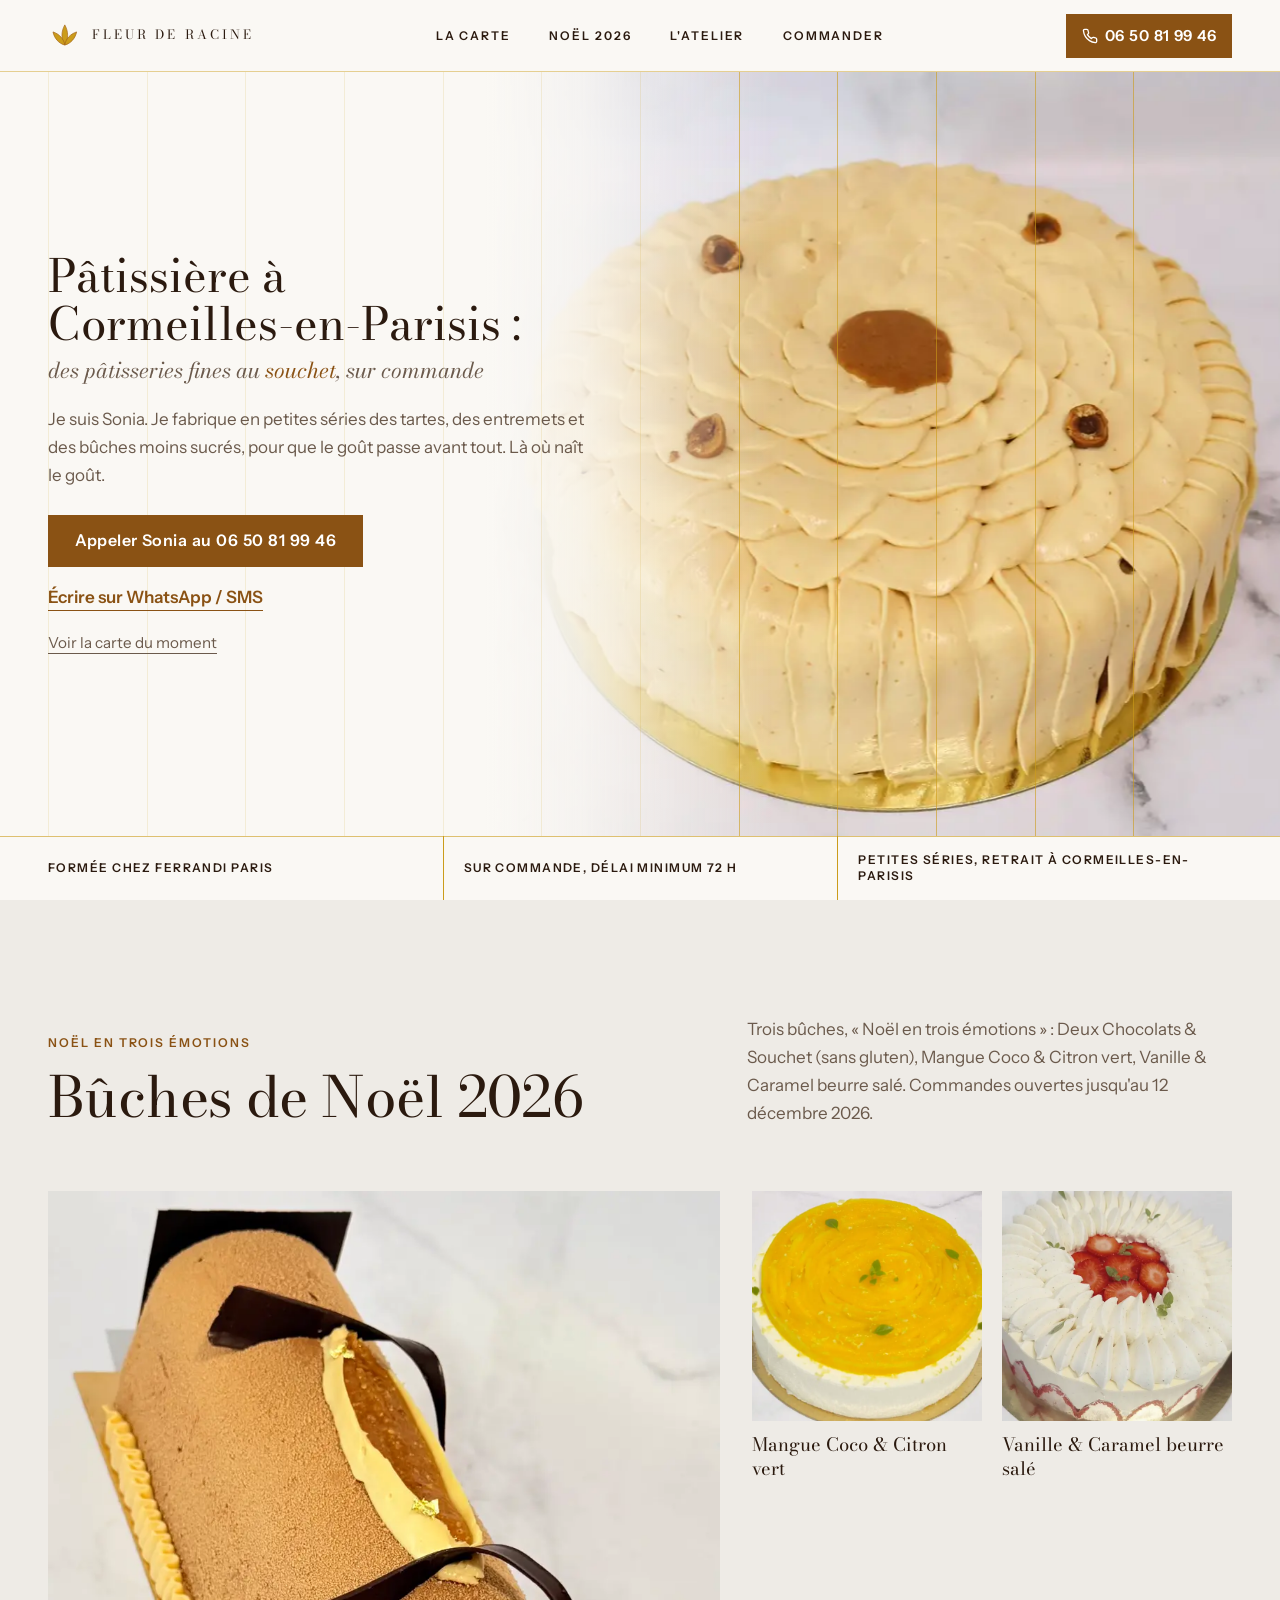
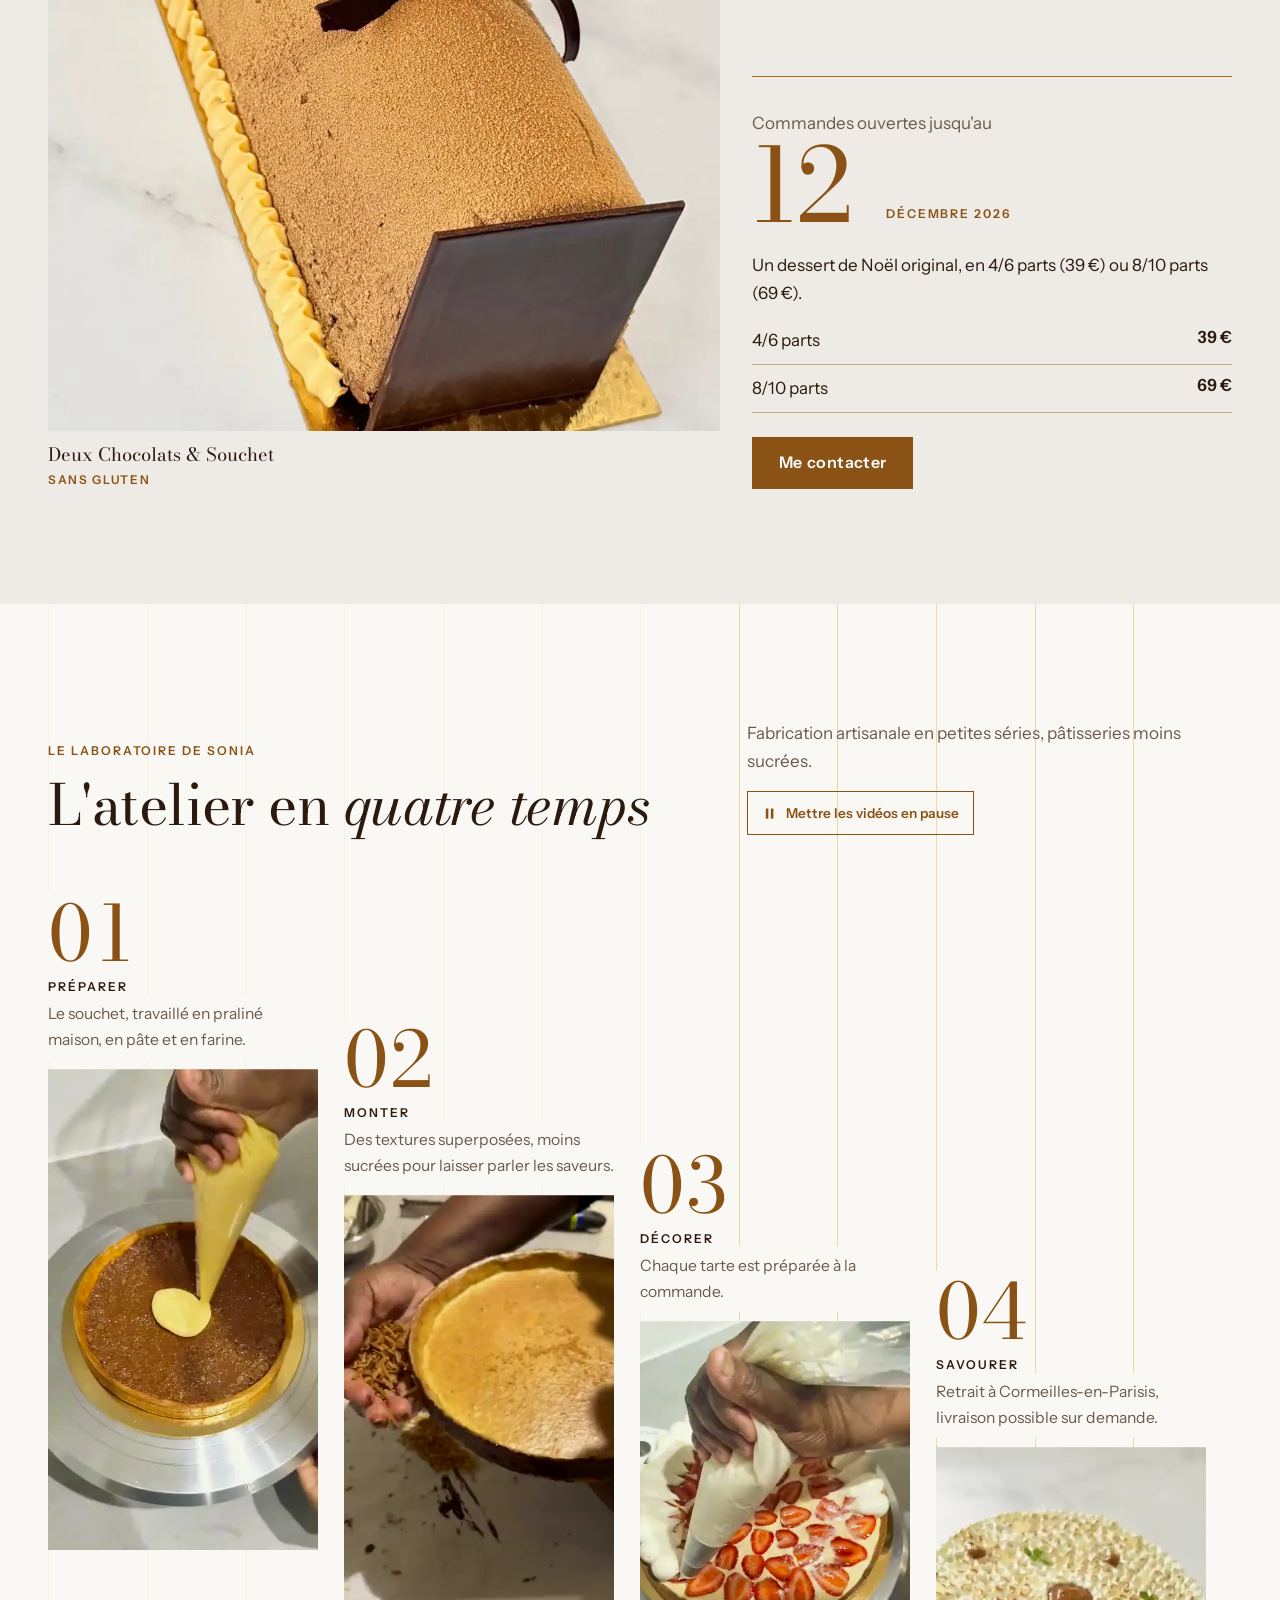
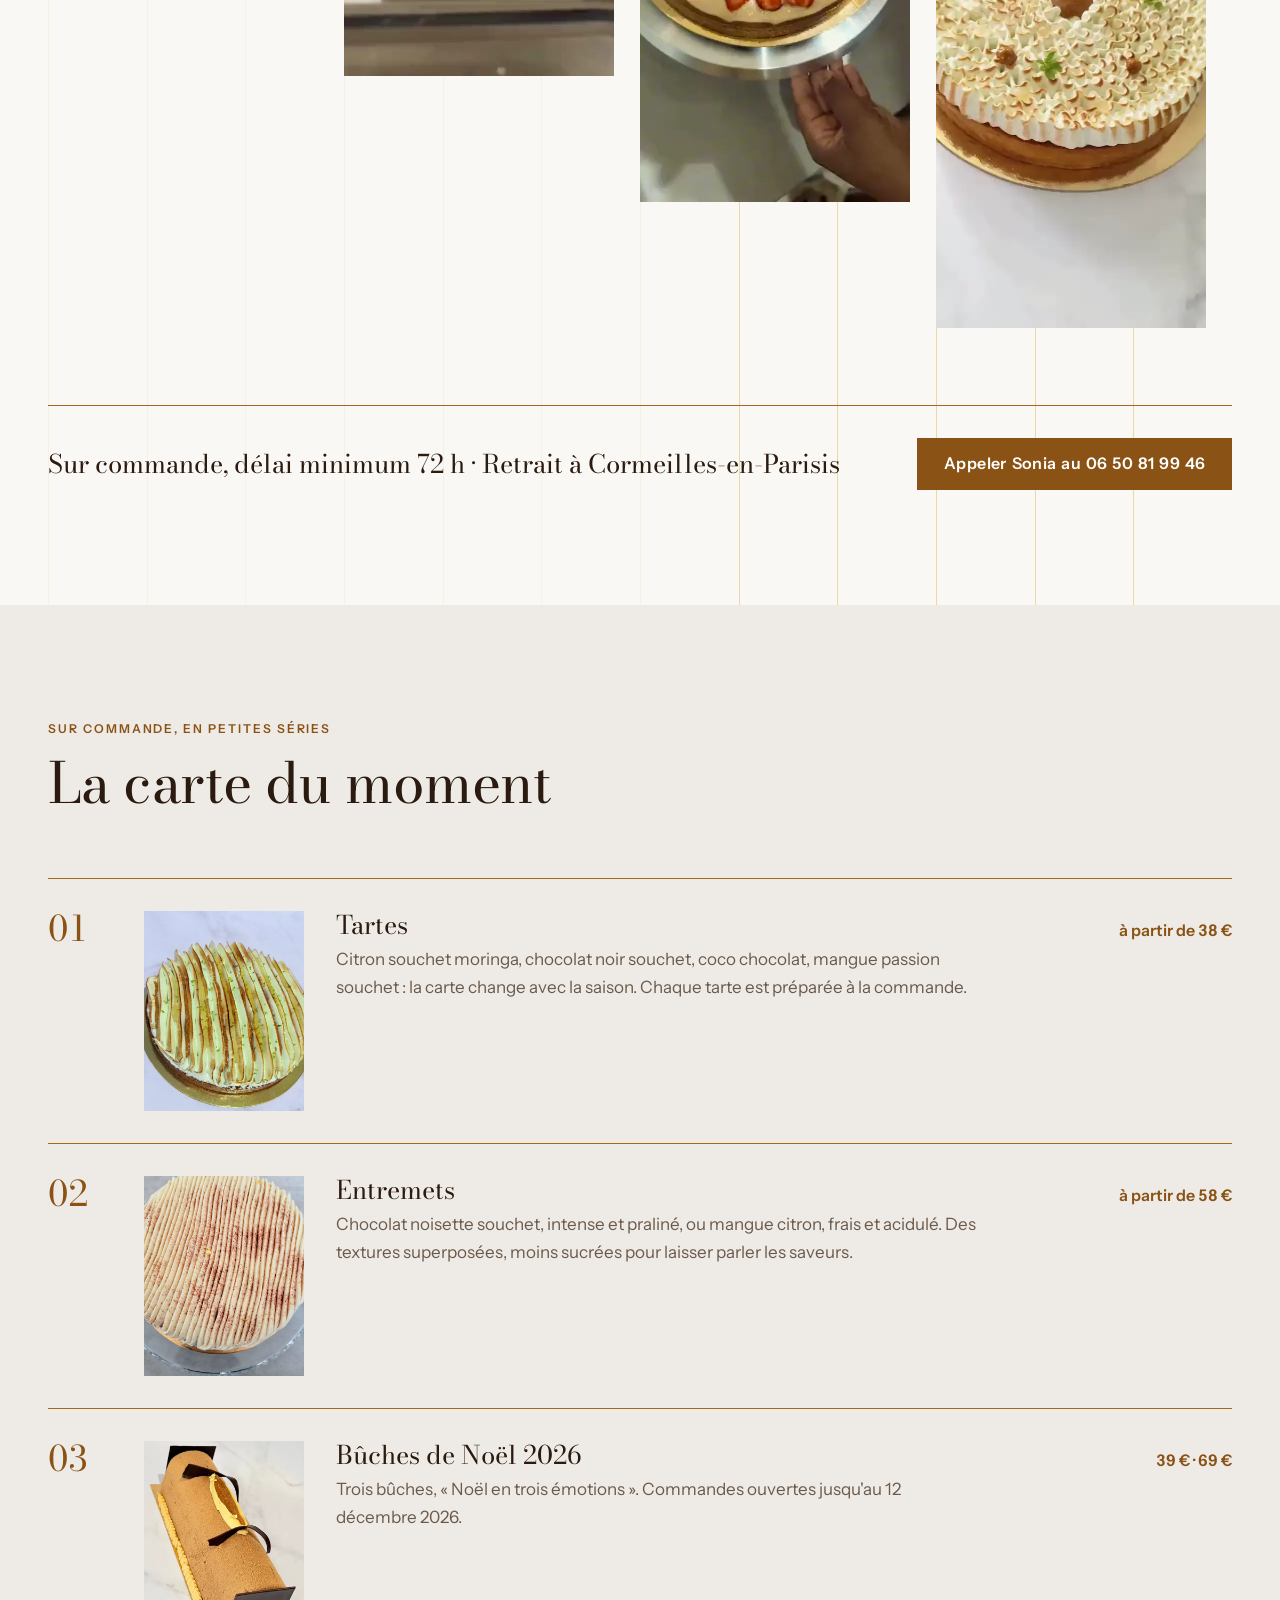
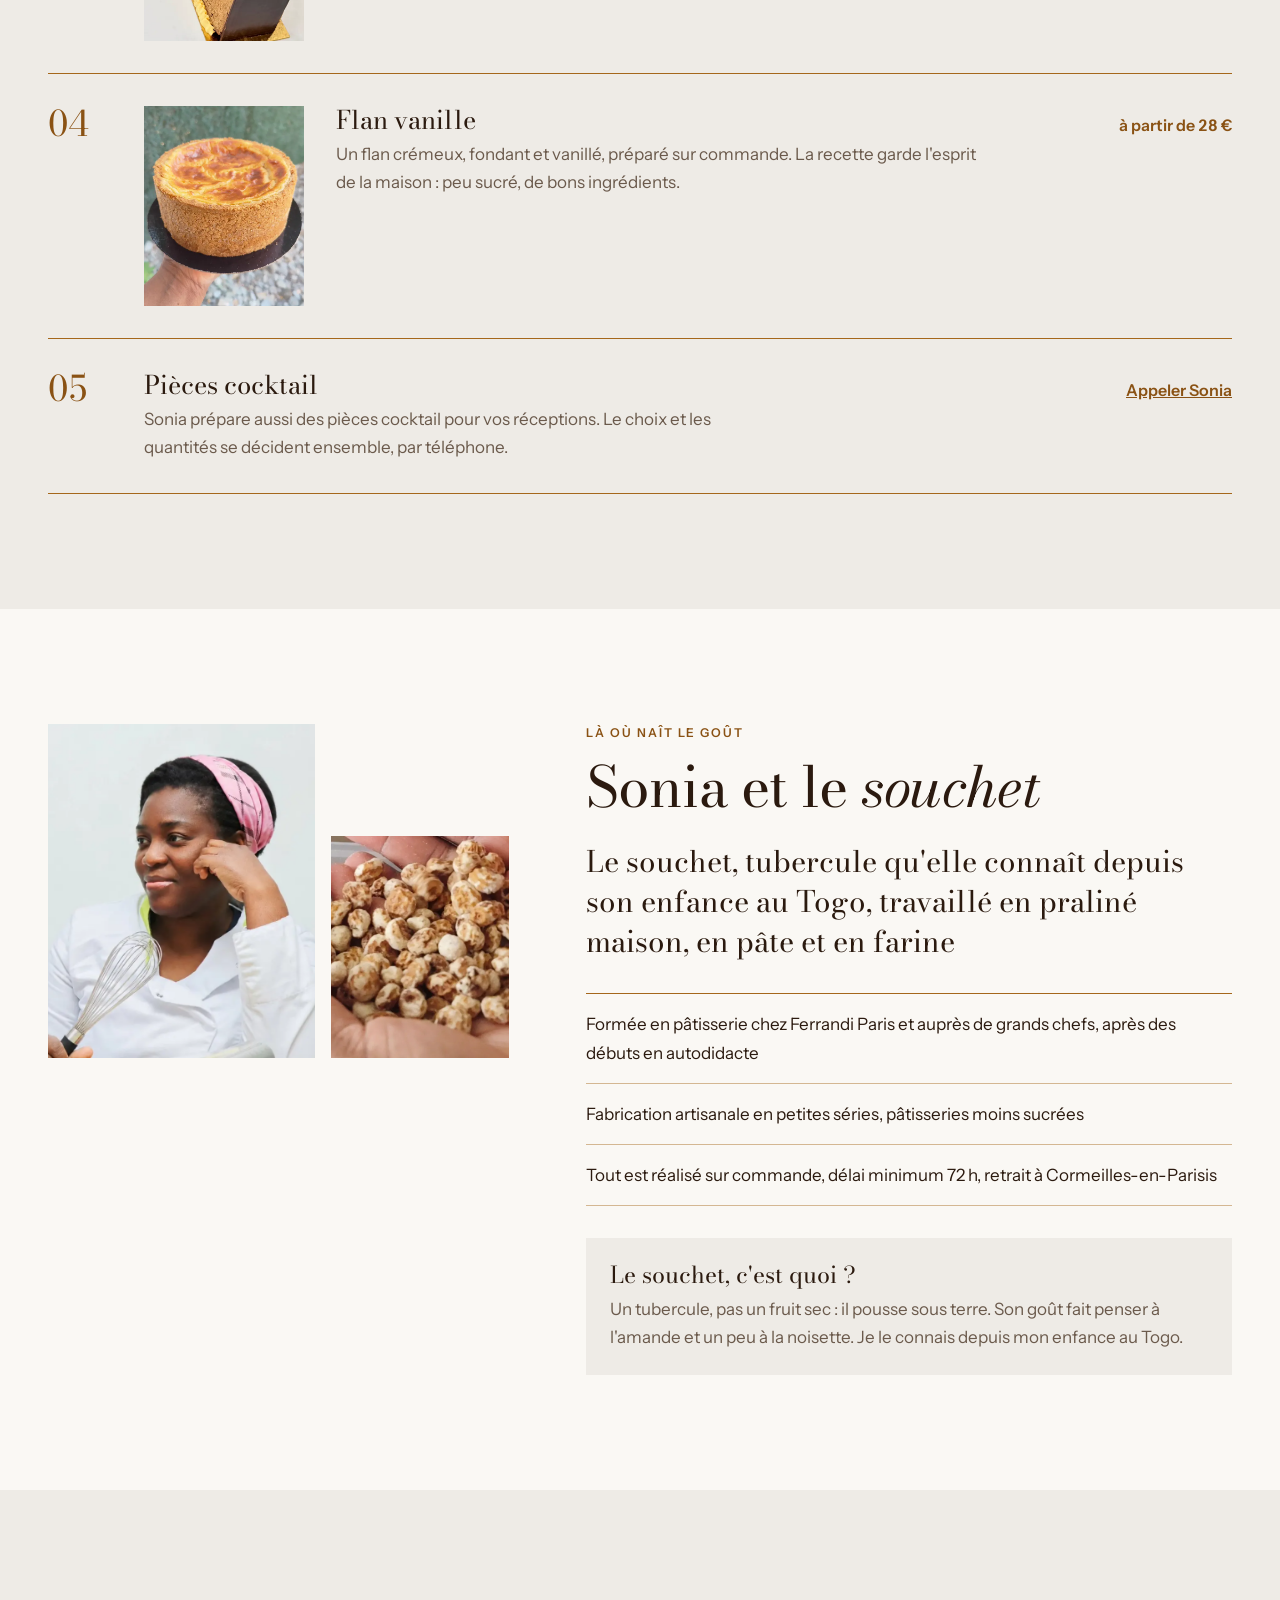
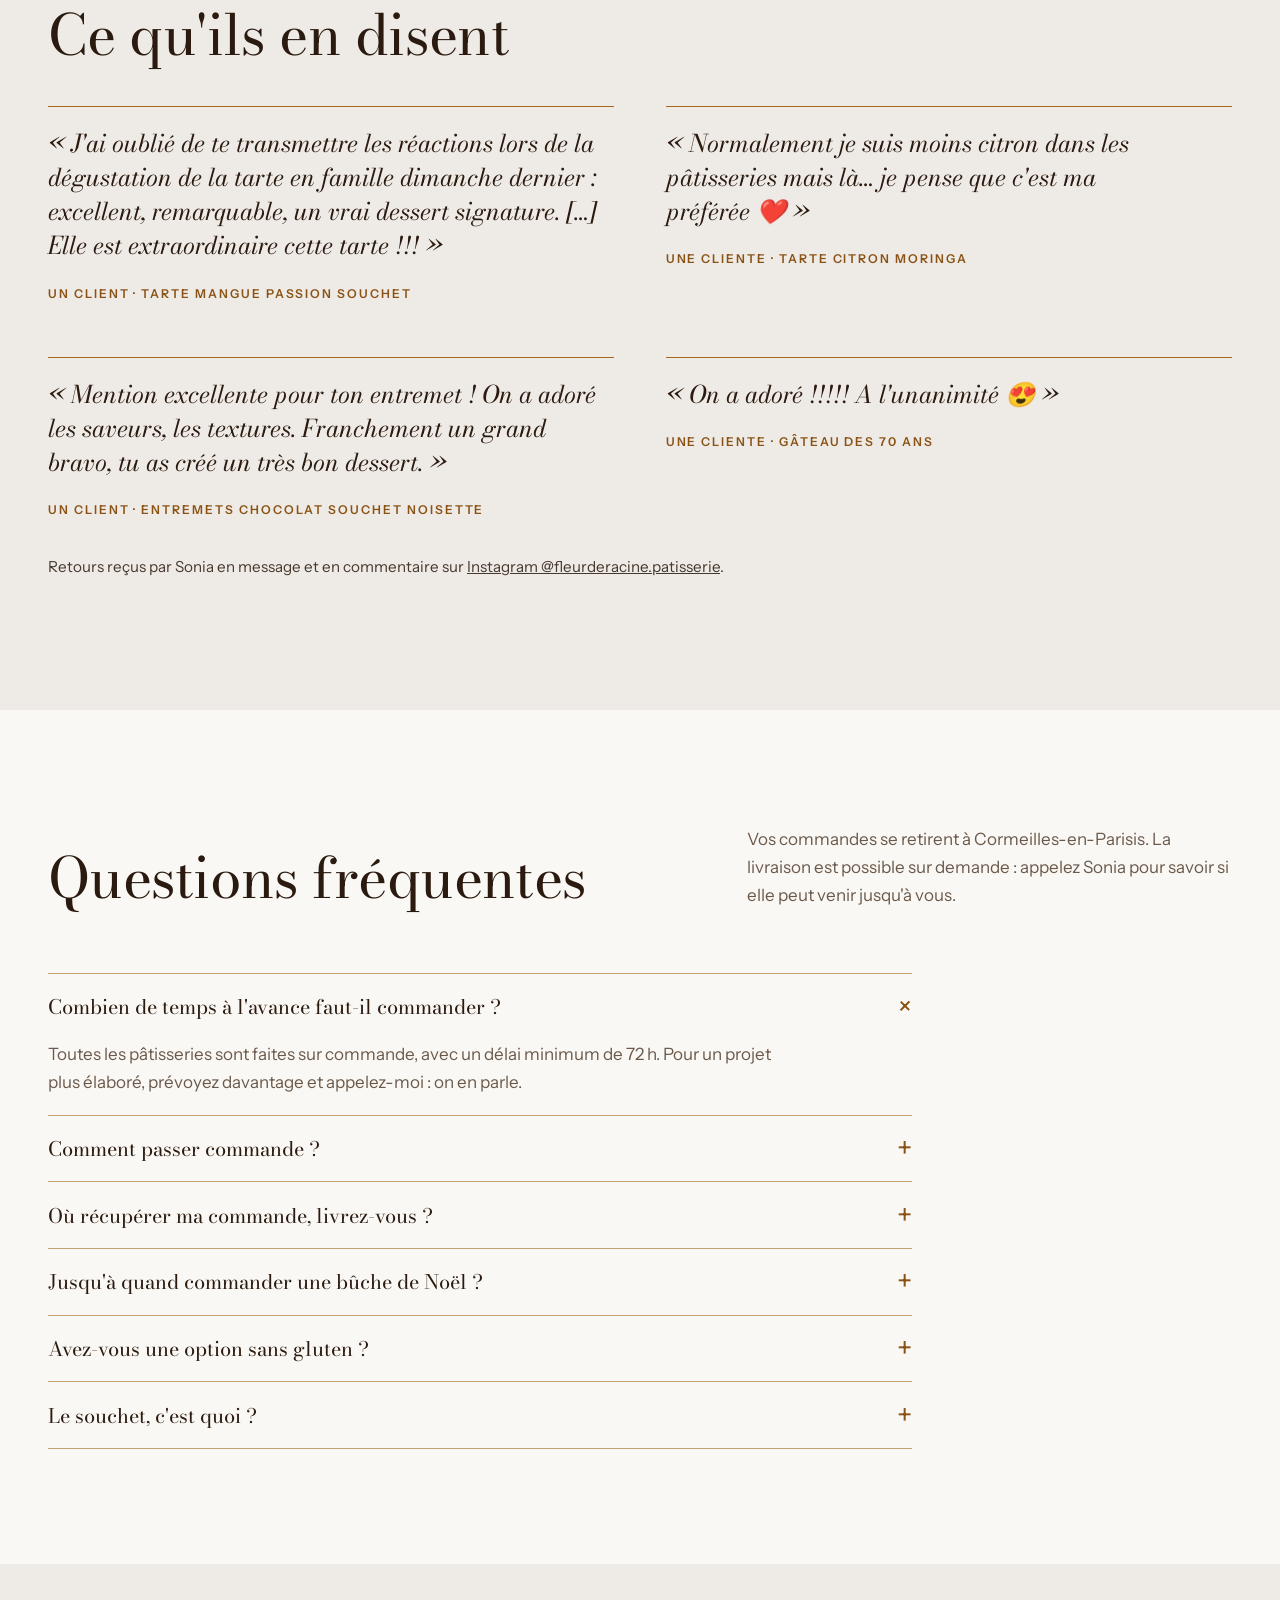
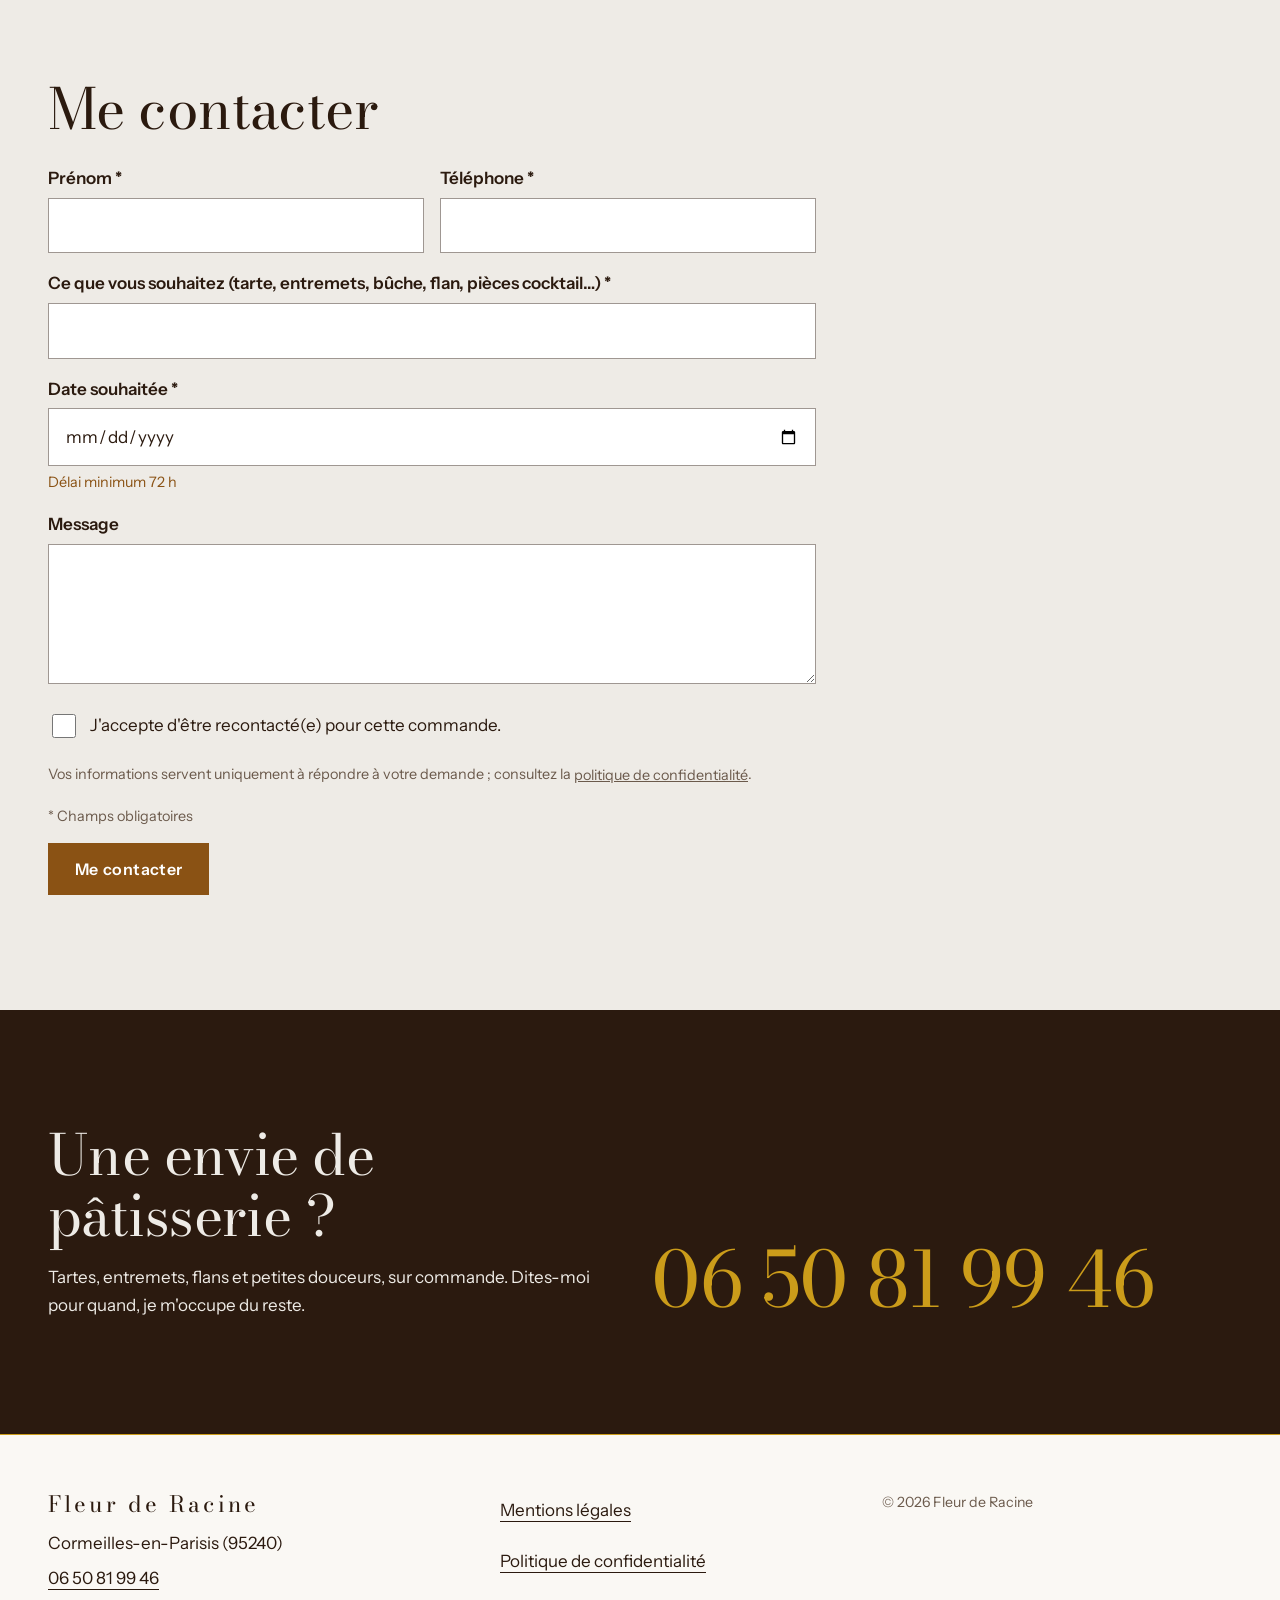
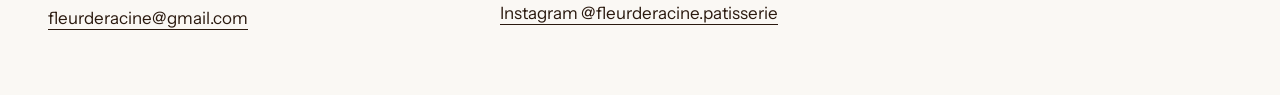
<file: e/index.html>
<!DOCTYPE html>
<html lang="fr">
<head>
<meta charset="utf-8">
<meta name="viewport" content="width=device-width, initial-scale=1">
<title>Pâtissière à Cormeilles-en-Parisis | Fleur de Racine</title>
<meta name="description" content="Pâtisserie fine sur commande à Cormeilles-en-Parisis : tartes, entremets et bûches de Noël au souchet. Appelez Sonia, dès 72 h.">
<meta name="robots" content="noindex, nofollow">
<meta name="theme-color" content="#FAF8F4">
<meta property="og:type" content="website">
<meta property="og:site_name" content="Fleur de Racine">
<meta property="og:title" content="Fleur de Racine, pâtissière à Cormeilles-en-Parisis">
<meta property="og:description" content="Tartes, entremets et bûches de Noël au souchet, faits sur commande en petites séries. Retrait à Cormeilles-en-Parisis.">
<meta property="og:locale" content="fr_FR">
<meta name="twitter:card" content="summary_large_image">
<meta name="twitter:title" content="Fleur de Racine, pâtissière à Cormeilles-en-Parisis">
<meta name="twitter:description" content="Tartes, entremets et bûches de Noël au souchet, faits sur commande en petites séries. Retrait à Cormeilles-en-Parisis.">
<link rel="icon" href="data:image/svg+xml,%3Csvg xmlns='http://www.w3.org/2000/svg' viewBox='0 0 32 32'%3E%3Cpath d='M16 28C10 20 10 11 16 3c6 8 6 17 0 25z' fill='%23CB9C1A'/%3E%3C/svg%3E">
<link rel="preload" as="image" href="img/hero.webp" imagesrcset="img/hero-900.webp 900w, img/hero.webp 1440w" imagesizes="62vw" type="image/webp" media="(min-width: 1024px)" fetchpriority="high">
<link rel="preload" as="image" href="img/hero-m.webp" type="image/webp" media="(max-width: 1023px)" fetchpriority="high">
<link rel="preload" href="fonts/bodoni-moda-latin-400-normal.woff2" as="font" type="font/woff2" crossorigin>
<style>
@font-face{font-family:'Bodoni Moda';font-style:normal;font-weight:400;font-display:swap;src:url(fonts/bodoni-moda-latin-400-normal.woff2) format('woff2')}
@font-face{font-family:'Bodoni Moda';font-style:italic;font-weight:400;font-display:swap;src:url(fonts/bodoni-moda-latin-400-italic.woff2) format('woff2')}
@font-face{font-family:'Instrument Sans';font-style:normal;font-weight:400;font-display:swap;src:url(fonts/instrument-sans-latin-400-normal.woff2) format('woff2')}
@font-face{font-family:'Instrument Sans';font-style:normal;font-weight:600;font-display:swap;src:url(fonts/instrument-sans-latin-600-normal.woff2) format('woff2')}
.src{margin-top:2rem;font-size:.95rem;opacity:.85}
</style>
<script type="application/ld+json">
{
  "@context": "https://schema.org",
  "@type": "Bakery",
  "name": "Fleur de Racine",
  "description": "Pâtisserie fine sur commande à Cormeilles-en-Parisis : tartes, entremets et bûches de Noël au souchet.",
  "telephone": "+33650819946",
  "email": "fleurderacine@gmail.com",
  "address": {"@type": "PostalAddress", "addressLocality": "Cormeilles-en-Parisis", "postalCode": "95240", "addressCountry": "FR"},
  "areaServed": {"@type": "City", "name": "Cormeilles-en-Parisis"},
  "sameAs": ["https://www.instagram.com/fleurderacine.patisserie/"],
  "hasOfferCatalog": {"@type": "OfferCatalog", "name": "La carte du moment", "itemListElement": [
    {"@type": "Offer", "itemOffered": {"@type": "Product", "name": "Tartes"}},
    {"@type": "Offer", "itemOffered": {"@type": "Product", "name": "Entremets"}},
    {"@type": "Offer", "itemOffered": {"@type": "Product", "name": "Bûches de Noël 2026"}},
    {"@type": "Offer", "itemOffered": {"@type": "Product", "name": "Flan vanille"}},
    {"@type": "Offer", "itemOffered": {"@type": "Service", "name": "Pièces cocktail"}}
  ]}
}
</script>
<style>
:root{
  --ivory:#FAF8F4; --cream:#EEEBE6; --ink:#2B1A0F; --sec:#6B5A4C; --accent:#8A5214; --root:#A5671B; --gold:#CB9C1A;
  --ease:cubic-bezier(.16,1,.3,1);
  --head:4.5rem;
  --serif:"Bodoni Moda",Didot,"Bodoni 72",Georgia,serif;
  --sans:"Instrument Sans",system-ui,-apple-system,"Segoe UI",sans-serif;
  --pad:clamp(1.25rem,4vw,3rem);
}
*,*::before,*::after{box-sizing:border-box}
html{scroll-behavior:smooth;scroll-padding-top:var(--head);overflow-x:clip;-webkit-text-size-adjust:100%}
body{margin:0;background:var(--ivory);color:var(--ink);font:400 1.0625rem/1.65 var(--sans);overflow-x:clip}
img,video{display:block;max-width:100%}
img{height:auto}
a{color:inherit}
p{margin:0 0 1em}
h1,h2,h3{font-family:var(--serif);font-weight:400;font-optical-sizing:auto;line-height:1.08;margin:0}
h2{font-size:clamp(2.2rem,4.4vw,3.8rem);letter-spacing:-.01em}
h3{font-size:clamp(1.5rem,2vw,1.9rem)}
em{font-style:italic}
.caps{font:600 .76rem/1.4 var(--sans);letter-spacing:.16em;text-transform:uppercase}
:focus-visible{outline:3px solid var(--accent);outline-offset:3px}
.band-dark :focus-visible{outline-color:var(--gold)}
.skip{position:absolute;left:1rem;top:-5rem;z-index:200;background:var(--accent);color:#fff;padding:.7rem 1.2rem;text-decoration:none;transition:top .3s var(--ease)}
.skip:focus{top:1rem}
.wrap{width:100%;max-width:84rem;margin-inline:auto;padding-inline:var(--pad)}
.num{font-family:var(--serif);color:var(--accent);font-variant-numeric:lining-nums tabular-nums}

/* boutons : rectangles, angles droits */
.btn,.tel{letter-spacing:.025em;word-spacing:.08em}
.btn{display:inline-flex;align-items:center;justify-content:center;min-height:3.25rem;padding:.85rem 1.6rem;font:600 1rem/1.2 var(--sans);text-decoration:none;text-align:center;border:1px solid var(--accent);background:var(--accent);color:#fff;cursor:pointer;transition:background-color .35s var(--ease),color .35s var(--ease)}
.btn:hover{background:var(--ink);border-color:var(--ink)}
.btn.line{background:transparent;color:var(--accent)}
.btn.line:hover{background:var(--accent);color:#fff}
.under{display:inline-block;padding:.55rem 0;font-weight:600;color:var(--accent);text-decoration:underline;text-decoration-thickness:1px;text-underline-offset:.4em}

/* en-tête */
.site-header{position:sticky;top:0;z-index:60;height:var(--head);background:var(--ivory);border-bottom:1px solid rgba(203,156,26,.45)}
.site-header .wrap{display:flex;align-items:center;justify-content:space-between;gap:1rem;height:100%;max-width:none}
.logo{display:flex;align-items:center;gap:.65rem;text-decoration:none;min-width:0}
.logo svg{width:2.1rem;height:2.1rem;flex:none}
.logo span{font:400 .8rem/1 var(--serif);letter-spacing:.24em;white-space:nowrap}
.nav{display:none;gap:2.4rem}
.nav a{text-decoration:none;font:600 .75rem/1 var(--sans);letter-spacing:.16em;text-transform:uppercase;padding:.6rem 0;background:linear-gradient(var(--accent),var(--accent)) 0 100%/0 1px no-repeat;transition:background-size .4s var(--ease)}
.nav a:hover{background-size:100% 1px}
.tel{display:inline-flex;align-items:center;gap:.45rem;min-height:2.75rem;padding:.5rem 1rem;background:var(--accent);color:#fff;text-decoration:none;font:600 .95rem/1 var(--sans);white-space:nowrap;flex:none}
.tel svg{width:1rem;height:1rem}
@media (min-width:1024px){.nav{display:flex}}
@media (max-width:420px){.logo span{font-size:.75rem;letter-spacing:.14em}.logo svg{width:1.8rem;height:1.8rem}.tel{padding-inline:.7rem;font-size:.88rem}}
@media (max-width:359px){.logo span{display:none}}

/* grille dorée */
.grid12{position:absolute;inset:0;pointer-events:none;display:grid;grid-template-columns:repeat(4,1fr);max-width:84rem;margin-inline:auto;padding-inline:var(--pad);z-index:2}
.grid12 i{border-left:1px solid rgba(203,156,26,.6);transform-origin:top}
.grid12 i:nth-child(n+5){display:none}
@media (max-width:1023px){.hero .grid12 i{opacity:.25}}
@media (min-width:1024px){.grid12{grid-template-columns:repeat(12,1fr)}.grid12 i:nth-child(n+5){display:block}}

/* hero */
.hero{position:relative;overflow:clip}
.hero-photo{position:relative;height:36vh;height:36dvh;min-height:15rem;overflow:hidden;background:var(--cream)}
.hero-photo img{width:100%;height:100%;object-fit:cover}
.tag{position:absolute;left:var(--pad);bottom:0;z-index:3;background:var(--ivory);padding:.7rem 1rem .6rem;font:600 .78rem/1.3 var(--sans);letter-spacing:.12em;text-transform:uppercase;color:var(--ink);border-top:1px solid var(--gold)}
.hero-copy{position:relative;z-index:3;padding:2rem 0 2.5rem}
.hero h1 .m{display:block;overflow:hidden;padding-bottom:.06em}
.hero h1 .m>span{display:block}
.hero h1 .l1{font-size:clamp(2rem,8.6vw,3.2rem);line-height:1.05}
.hero h1 .l2{font-style:italic;font-size:clamp(1.25rem,4.6vw,1.75rem);line-height:1.25;margin-top:.5rem;color:var(--sec)}
.hero h1 .l2 em{color:var(--accent)}
.hero-sub{max-width:34rem;margin:1.2rem 0 0;color:var(--sec)}
.hero-actions{display:flex;flex-wrap:wrap;align-items:center;gap:.5rem 1.5rem;margin-top:1.6rem}
.see{display:inline-block;margin-top:.6rem;font-size:.95rem;color:var(--sec);text-underline-offset:.35em}
.reassure{list-style:none;margin:0;padding:0;display:grid;background:var(--ivory);position:relative;z-index:3;border-top:1px solid rgba(203,156,26,.6)}
.reassure li{padding:.85rem var(--pad);font:600 .75rem/1.35 var(--sans);letter-spacing:.12em;text-transform:uppercase;border-bottom:1px solid rgba(203,156,26,.35)}
.nw{white-space:nowrap}
@media (min-width:1024px){
  .hero{height:calc(100vh - var(--head));height:calc(100dvh - var(--head));min-height:38rem;max-height:62rem;display:flex;flex-direction:column}
  .hero-photo{position:absolute;right:0;top:0;bottom:0;width:62%;height:auto;min-height:0;background:transparent}
  .hero-photo::after{content:"";position:absolute;inset:0;background:linear-gradient(to right,#FAF8F4 0,rgba(250,248,244,.85) 12%,rgba(250,248,244,0) 36%)}
  .tag{display:none}
  .hero-body{flex:1;display:flex;align-items:center}
  .hero-copy{width:min(46%,40rem);padding:0}
  .hero h1 .l1{font-size:clamp(2.4rem,3.55vw,3.6rem)}
  .hero h1 .l2{font-size:clamp(1.3rem,1.7vw,1.7rem)}
  .reassure{grid-template-columns:repeat(3,1fr);height:4rem;max-width:84rem;margin-inline:auto;width:100%;padding-inline:var(--pad);background:transparent;border:0}
  .reassure::before{content:"";position:absolute;inset:0 -100vw;background:var(--ivory);border-top:1px solid rgba(203,156,26,.6);z-index:-1}
  .reassure li{display:flex;align-items:center;padding:0 1.25rem;border:0;border-left:1px solid var(--gold)}
  .reassure li:first-child{border-left:0;padding-left:0}
  .grid12 i:nth-child(-n+7){opacity:.22}
}
@media (max-width:359px){.hero h1 .l1{font-size:1.6rem}}
.js .hero .m>span{animation:lineUp .9s var(--ease) both;animation-delay:.2s}
.js .hero .m:nth-child(2)>span{animation-delay:.32s}
.js .hero .fade{animation:fadeUp .8s var(--ease) both;animation-delay:calc(1.1s + var(--i,0)*.12s)}
.js .hero-photo img{animation:focus 2.4s var(--ease) both}
.js .hero .grid12 i{animation:draw .9s var(--ease) both;animation-delay:calc(var(--k,0)*35ms)}
@keyframes lineUp{from{transform:translateY(105%)}to{transform:none}}
@keyframes fadeUp{from{opacity:0;transform:translateY(.8rem)}to{opacity:1;transform:none}}
@keyframes focus{from{transform:scale(1.06)}to{transform:none}}
@keyframes draw{from{transform:scaleY(0)}to{transform:none}}

/* sections */
.sec{position:relative;padding:clamp(4.5rem,9vw,8rem) 0}
.band{background:var(--cream)}
.band-dark{background:var(--ink);color:var(--cream)}
.band-dark h2{color:var(--cream)}
.kicker{display:block;color:var(--accent);margin-bottom:1rem}
.sec-head{display:grid;gap:1.25rem;margin-bottom:clamp(2.5rem,5vw,4rem)}
.sec-head p{margin:0;max-width:36rem;color:var(--sec)}
@media (min-width:1024px){.sec-head{grid-template-columns:7fr 5fr;align-items:end}}

/* Noël */
.noel-grid{display:grid;gap:1.25rem}
.noel-grid .pic{background:#e2dcd2;overflow:hidden}
.noel-grid img{width:100%;height:100%;object-fit:cover}
.noel-big .pic{aspect-ratio:4/5}
.noel-side{display:grid;grid-template-columns:1fr 1fr;gap:1.25rem;align-content:start}
.noel-side .pic{aspect-ratio:4/5}
figure{margin:0}
.noel-grid figcaption{margin-top:.75rem;font:400 1.15rem/1.3 var(--serif)}
.noel-grid figcaption small{display:block;font:600 .75rem/1.4 var(--sans);letter-spacing:.14em;text-transform:uppercase;color:var(--accent);margin-top:.3rem}
.noel-info{display:grid;gap:1.5rem;margin-top:2rem;padding-top:2rem;border-top:1px solid var(--root)}
.date{display:grid;grid-template-columns:auto 1fr;align-items:end;column-gap:1rem;margin:0}
.date .pre{grid-column:1/-1;color:var(--sec);margin-bottom:.5rem}
.date b{font:400 clamp(4.5rem,8vw,7rem)/.8 var(--serif);color:var(--accent);min-width:1.15em}
.prices{list-style:none;margin:0;padding:0}
.prices li{display:flex;justify-content:space-between;gap:1rem;padding:.6rem 0;border-bottom:1px solid rgba(165,103,27,.5)}
.prices b{font:600 1.05rem/1.4 var(--sans);font-variant-numeric:tabular-nums}
@media (min-width:768px){
  .noel-grid{grid-template-columns:7fr 5fr;gap:clamp(1.25rem,2.5vw,2rem)}
  .noel-side{grid-template-columns:1fr 1fr}
  .noel-right{display:grid;gap:2rem;align-content:space-between}
  .noel-side .pic{aspect-ratio:1/1}
  .noel-info{margin:0}
}

/* L'atelier en quatre temps */
.atelier .grid12{z-index:0}
.atelier .grid12 i{border-left-color:rgba(203,156,26,.35)}
.atelier .wrap{position:relative;z-index:1}
.steps{list-style:none;margin:0;padding:0;display:grid;gap:3rem}
.step .no{font-size:clamp(3.5rem,6vw,5.5rem);line-height:.9;display:block}
.step .name{display:block;margin:.6rem 0 .4rem}
.step p{margin:0 0 1rem;color:var(--sec);font-size:.98rem;max-width:22rem}
.frame{position:relative;aspect-ratio:9/16;background:var(--cream);overflow:hidden;width:78vw;max-width:22rem}
.frame img,.frame video{position:absolute;inset:0;width:100%;height:100%;object-fit:cover}
.frame video{opacity:0;transition:opacity .5s ease}
.frame video.on{opacity:1}
@media (max-width:767px){.step:nth-child(even){text-align:right}.step:nth-child(even) .frame,.step:nth-child(even) .no,.step:nth-child(even) .name,.step:nth-child(even) p{margin-left:auto}
  .row .body,.row .price{grid-column:1/-1}.row .price{padding:.5rem 0}}
.check input{width:1.5rem;height:1.5rem}
.rgpd a{display:inline-block;padding:.2rem 0}
.step .no,.step .name,.step p{position:relative;background:var(--ivory);box-shadow:0 0 0 .4rem var(--ivory);width:fit-content}
.js .frame{clip-path:inset(50% 0 50% 0);transition:clip-path .9s var(--ease)}
.js .step.in .frame{clip-path:inset(0)}
.js .step .no{display:block;overflow:hidden}
.js .step .no>span{display:block;transform:translateY(105%);transition:transform .8s var(--ease) .15s}
.js .step.in .no>span{transform:none}
.js .step .name,.js .step p{opacity:0;transition:opacity .6s var(--ease) .35s}
.js .step.in .name,.js .step.in p{opacity:1}
.atelier-foot{display:flex;flex-wrap:wrap;align-items:center;justify-content:space-between;gap:1.5rem;margin-top:clamp(3rem,6vw,5rem);padding-top:2rem;border-top:1px solid var(--root)}
.atelier-foot p{margin:0;font:400 clamp(1.3rem,2vw,1.6rem)/1.3 var(--serif)}
.vidtoggle{display:none;align-items:center;gap:.5rem;min-height:2.75rem;padding:.4rem .9rem;border:1px solid var(--accent);background:transparent;color:var(--accent);font:600 .85rem/1 var(--sans);cursor:pointer}
.vidtoggle.ready{display:inline-flex}
.vidtoggle svg{width:.95rem;height:.95rem}
.vidtoggle .i-play{display:none}
.vidtoggle[aria-pressed="true"] .i-play{display:block}
.vidtoggle[aria-pressed="true"] .i-pause{display:none}
@media (min-width:768px) and (max-width:1023px){.steps{grid-template-columns:1fr 1fr;gap:3rem 2rem}.step:nth-child(even){justify-self:stretch;margin-top:8rem}.frame{width:100%}}
@media (min-width:1024px){
  .steps{grid-template-columns:repeat(4,1fr);gap:0 calc((100% - 0px) / 12 * 0)}
  .step{padding-right:clamp(1rem,2vw,1.75rem)}
  .step:nth-child(even){justify-self:stretch}
  .step:nth-child(2){margin-top:14vh}.step:nth-child(3){margin-top:28vh}.step:nth-child(4){margin-top:42vh}
  .frame{width:100%;max-width:none}
}

/* carte : tableau numéroté */
.carte-list{list-style:none;margin:0;padding:0;border-top:1px solid var(--root)}
.row{display:grid;grid-template-columns:auto 1fr;gap:.5rem 1.25rem;padding:1.6rem 0;border-bottom:1px solid var(--root);align-items:start}
.row .n{font-size:1.6rem;line-height:1}
.row .thumb{grid-column:1/-1;aspect-ratio:4/5;max-width:14rem;background:var(--cream);overflow:hidden}
.row .thumb img{width:100%;height:100%;object-fit:cover}
.row h3{margin-bottom:.4rem}
.row p{margin:0;color:var(--sec);max-width:40rem}
.row .price{grid-column:2;font:600 1rem/1.4 var(--sans);font-variant-numeric:tabular-nums;color:var(--accent);white-space:nowrap}
.row .body{grid-column:2}
@media (min-width:768px){
  .row{grid-template-columns:4rem 10rem 1fr 11rem;gap:0 2rem;padding:2rem 0}
  .row .thumb{grid-column:auto;max-width:none}
  .row .body{grid-column:auto}
  .row .price{grid-column:auto;text-align:right;padding-top:.5rem}
  .row .n{font-size:2.2rem}
  .row.no-pic .body{grid-column:2/4}
  .js .row .thumb{clip-path:inset(0 100% 0 0);transition:clip-path .9s var(--ease) .1s}
  .js .row.in .thumb{clip-path:inset(0)}
}

/* Sonia et le souchet */
.sonia{display:grid;gap:2.5rem}
.sonia .pics{display:grid;grid-template-columns:1.2fr .8fr;gap:1rem;align-items:end}
.sonia .pics div{overflow:hidden;background:var(--cream)}
.sonia .pics .a{aspect-ratio:4/5}
.sonia .pics .b{aspect-ratio:4/5}
.sonia .pics img{width:100%;height:100%;object-fit:cover}
.lead{font:400 clamp(1.4rem,2.3vw,1.95rem)/1.35 var(--serif)}
.facts{list-style:none;margin:2rem 0 0;padding:0;border-top:1px solid var(--root)}
.facts li{padding:1rem 0;border-bottom:1px solid rgba(165,103,27,.45)}
.qa{margin-top:2rem;padding:1.5rem;background:var(--cream)}
.qa h3{font-size:1.45rem;margin-bottom:.5rem}
.qa p{margin:0;color:var(--sec)}
@media (min-width:1024px){.sonia{grid-template-columns:5fr 7fr;gap:clamp(3rem,6vw,6rem);align-items:start}}

/* avis */
.quotes{display:grid;gap:2rem;margin-top:2.5rem}
.quote{margin:0;padding-top:1.25rem;border-top:1px solid var(--root)}
.quote p{font:italic 400 clamp(1.3rem,1.9vw,1.6rem)/1.4 var(--serif);margin:0 0 .9rem}
.quote cite{font-style:normal;color:var(--accent)}
@media (min-width:768px){.quotes{grid-template-columns:repeat(2,1fr);gap:clamp(2rem,4vw,4rem)}}

/* FAQ */
.faq{max-width:54rem}
.faq details{border-top:1px solid rgba(165,103,27,.6)}
.faq details:last-child{border-bottom:1px solid rgba(165,103,27,.6)}
.faq summary{cursor:pointer;list-style:none;display:flex;justify-content:space-between;align-items:center;gap:1rem;padding:1.15rem 0;font:400 1.25rem/1.35 var(--serif)}
.faq summary::-webkit-details-marker{display:none}
.faq summary::after{content:"+";font:300 1.8rem/1 var(--sans);color:var(--accent);transition:transform .35s var(--ease);flex:none}
.faq details[open] summary::after{transform:rotate(45deg)}
.faq details p{margin:0 0 1.2rem;max-width:46rem;color:var(--sec)}

/* formulaire + appel final */
.form{max-width:48rem}
.form h2{margin-bottom:1.5rem}
.field{margin-bottom:1rem}
.field label{display:block;font-weight:600;margin-bottom:.35rem}
.field input,.field textarea{width:100%;font:inherit;color:var(--ink);background:#fff;border:1px solid rgba(43,26,15,.45);border-radius:0;padding:.8rem 1rem;min-height:3rem}
.field input:focus,.field textarea:focus{border-color:var(--accent);outline:none;box-shadow:0 0 0 3px rgba(138,82,20,.3)}
.hint{font-size:.9rem;color:var(--accent);margin:.3rem 0 0}
.two{display:grid;gap:0 1rem}
.check{display:flex;gap:.7rem;align-items:flex-start;margin:1.2rem 0}
.check input{width:1.5rem;height:1.5rem;margin-top:.2rem;accent-color:var(--accent);flex:none}
.rgpd{font-size:.9rem;color:var(--sec)}
.hp{position:absolute;left:-9999px;width:1px;height:1px;overflow:hidden}
.ok{display:none;margin-top:1rem;padding:1rem 1.2rem;background:var(--ivory);border-left:3px solid var(--gold);font-weight:600}
.ok.show{display:block}
@media (min-width:768px){.two{grid-template-columns:1fr 1fr}}
.final{text-align:left}
.final .wrap{display:grid;gap:1.5rem}
.final .big{font:400 clamp(2.4rem,6vw,5rem)/1 var(--serif);color:var(--gold);text-decoration:none;font-variant-numeric:lining-nums}
.final .big:hover{text-decoration:underline;text-decoration-thickness:1px;text-underline-offset:.15em}
.final p{max-width:36rem;margin:0;color:var(--cream)}
@media (min-width:1024px){.final .wrap{grid-template-columns:6fr 6fr;align-items:end}}

footer{padding:3.5rem 0 calc(6.5rem + env(safe-area-inset-bottom));border-top:1px solid var(--gold)}
footer .wrap{display:grid;gap:2rem}
footer address{font-style:normal;line-height:1.8}
footer .fl{font:400 1.4rem/1.2 var(--serif);letter-spacing:.14em;margin-bottom:.6rem}
footer ul{list-style:none;margin:0;padding:0;display:grid;gap:.4rem}
footer a{display:inline-block;padding:.3rem 0;text-underline-offset:.3em}
footer small{color:var(--sec)}
@media (min-width:768px){footer .wrap{grid-template-columns:1.2fr 1fr 1fr}footer{padding-bottom:3.5rem}}

.callbar{position:fixed;left:0;right:0;bottom:0;z-index:70;display:flex;gap:.6rem;padding:.6rem .8rem calc(.6rem + env(safe-area-inset-bottom));background:rgba(250,248,244,.97);border-top:1px solid var(--gold)}
.callbar .btn{flex:1;min-height:3rem;padding-inline:.6rem;white-space:nowrap}
@media (min-width:768px){.callbar{display:none}}

/* révélations à sens unique */
.js .rv{clip-path:inset(-1rem -1rem 100% -1rem);transform:translateY(1.25rem);transition:clip-path .8s var(--ease),transform .8s var(--ease);transition-delay:var(--d,0s)}
.js .rv.in{clip-path:inset(-1rem);transform:none}

@media (prefers-reduced-motion:reduce){
  html{scroll-behavior:auto}
  *,*::before,*::after{animation:none!important;transition:none!important}
  .js .rv,.js .frame,.js .row .thumb{clip-path:none;transform:none}
  .js .step .no>span{transform:none}
  .js .step .name,.js .step p{opacity:1}
}
@media (min-width:1024px){.hero-photo{transform-origin:100% 50%;will-change:transform}.hero-photo::after{opacity:var(--vo,1)}}
.src{margin-top:2rem;font-size:.95rem;opacity:.85}
</style>
</head>
<body>
<a class="skip" href="#main">Aller au contenu</a>

<header class="site-header" id="top">
  <div class="wrap">
    <a class="logo" href="#top" aria-label="Fleur de Racine, accueil">
      <!-- PLACEHOLDER: logo vectoriel à fournir par Sonia -->
      <svg viewBox="-40 -52 80 60" aria-hidden="true" focusable="false"><g fill="#CB9C1A" stroke="#A5671B" stroke-width="1.6"><path d="M0 0C-9-14-9-32 0-48 9-32 9-14 0 0Z"/><path transform="rotate(-42)" d="M0 0C-8-12-8-28 0-42 8-28 8-12 0 0Z"/><path transform="rotate(42)" d="M0 0C-8-12-8-28 0-42 8-28 8-12 0 0Z"/></g></svg>
      <span>FLEUR DE RACINE</span>
    </a>
    <nav class="nav" aria-label="Navigation principale">
      <a href="#carte">La carte</a>
      <a href="#noel">Noël 2026</a>
      <a href="#atelier">L'atelier</a>
      <a href="#commander">Commander</a>
    </nav>
    <a class="tel" href="tel:0650819946"><svg viewBox="0 0 24 24" fill="none" stroke="currentColor" stroke-width="2" stroke-linecap="round" stroke-linejoin="round" aria-hidden="true" focusable="false"><path d="M22 16.92v3a2 2 0 0 1-2.18 2 19.8 19.8 0 0 1-8.63-3.07 19.5 19.5 0 0 1-6-6A19.8 19.8 0 0 1 2.12 4.18 2 2 0 0 1 4.11 2h3a2 2 0 0 1 2 1.72c.13.96.36 1.9.7 2.81a2 2 0 0 1-.45 2.11L8.09 9.91a16 16 0 0 0 6 6l1.27-1.27a2 2 0 0 1 2.11-.45c.91.34 1.85.57 2.81.7A2 2 0 0 1 22 16.92z"/></svg>06 50 81 99 46</a>
  </div>
</header>

<main id="main">
  <section class="hero" aria-label="Présentation">
    <div class="hero-photo">
      <picture>
        <source media="(min-width: 1024px)" srcset="img/hero-900.webp 900w, img/hero.webp 1440w" sizes="62vw" width="1440" height="1440">
        <img src="img/hero-m.webp" width="720" height="800" fetchpriority="high" alt="Grande tarte à la crème de noisette en pétales, noisettes caramélisées, sur un plateau doré et du marbre blanc">
      </picture>
      <p class="tag">Sur commande, délai minimum 72&nbsp;h</p>
    </div>
    <div class="grid12" aria-hidden="true"><i style="--k:0"></i><i style="--k:1"></i><i style="--k:2"></i><i style="--k:3"></i><i style="--k:4"></i><i style="--k:5"></i><i style="--k:6"></i><i style="--k:7"></i><i style="--k:8"></i><i style="--k:9"></i><i style="--k:10"></i><i style="--k:11"></i></div>
    <div class="hero-body">
      <div class="wrap">
        <div class="hero-copy">
          <h1><span class="m"><span class="l1">Pâtissière à <span class="nw">Cormeilles-en-Parisis&nbsp;:</span></span></span><span class="m"><span class="l2">des pâtisseries fines au <em>souchet</em>, sur commande</span></span></h1>
          <p class="hero-sub fade" style="--i:0">Je suis Sonia. Je fabrique en petites séries des tartes, des entremets et des bûches moins sucrés, pour que le goût passe avant tout. Là où naît le goût.</p>
          <div class="hero-actions fade" style="--i:1">
            <a class="btn" href="tel:0650819946">Appeler Sonia au 06 50 81 99 46</a>
            <a class="under" href="https://wa.me/33650819946" target="_blank" rel="noopener noreferrer">Écrire sur WhatsApp / SMS</a>
          </div>
          <a class="see fade" style="--i:2" href="#carte">Voir la carte du moment</a>
        </div>
      </div>
    </div>
    <ul class="reassure fade" style="--i:3" aria-label="En bref">
      <li>Formée chez Ferrandi Paris</li>
      <li>Sur commande, délai minimum 72&nbsp;h</li>
      <li>Petites séries, retrait à Cormeilles-en-Parisis</li>
    </ul>
  </section>

  <section class="sec band" id="noel" aria-labelledby="h-noel">
    <div class="wrap">
      <div class="sec-head">
        <div class="rv"><span class="kicker caps">Noël en trois émotions</span><h2 id="h-noel">Bûches de Noël 2026</h2></div>
        <p class="rv" style="--d:.1s">Trois bûches, «&nbsp;Noël en trois émotions&nbsp;»&nbsp;: Deux Chocolats &amp; Souchet (sans gluten), Mangue Coco &amp; Citron vert, Vanille &amp; Caramel beurre salé. Commandes ouvertes jusqu'au 12 décembre 2026.</p>
      </div>
      <div class="noel-grid">
        <figure class="noel-big rv">
          <div class="pic"><img src="img/noel-chocolat.webp" width="960" height="1200" loading="lazy" decoding="async" alt="Bûche au chocolat, plaquettes de chocolat et feuille d'or, sur un plateau doré"></div>
          <figcaption>Deux Chocolats &amp; Souchet<small>Sans gluten</small></figcaption>
        </figure>
        <div class="noel-right">
          <div class="noel-side">
            <!-- PLACEHOLDER: photo de la bûche Mangue Coco & Citron vert à fournir par Sonia -->
            <figure class="rv" style="--d:.12s"><div class="pic"><img src="img/noel-mangue.webp" width="600" height="750" loading="lazy" decoding="async" alt="Gâteau à la mangue, en attendant la photo de la bûche mangue coco"></div><figcaption>Mangue Coco &amp; Citron vert</figcaption></figure>
            <!-- PLACEHOLDER: photo de la bûche Vanille & Caramel beurre salé à fournir par Sonia -->
            <figure class="rv" style="--d:.24s"><div class="pic"><img src="img/noel-vanille.webp" width="600" height="750" loading="lazy" decoding="async" alt="Gâteau à la crème vanille et aux fraises, en attendant la photo de la bûche vanille caramel"></div><figcaption>Vanille &amp; Caramel beurre salé</figcaption></figure>
          </div>
          <div class="noel-info">
            <p class="date rv"><span class="pre">Commandes ouvertes jusqu'au</span><b data-count="12">12</b><span class="caps" style="color:var(--accent);padding-bottom:.3rem">décembre 2026</span></p>
            <div class="rv" style="--d:.1s">
              <p style="margin:0 0 .6rem">Un dessert de Noël original, en 4/6 parts (39&nbsp;€) ou 8/10 parts (69&nbsp;€).</p>
              <ul class="prices"><li><span>4/6 parts</span><b>39&nbsp;€</b></li><li><span>8/10 parts</span><b>69&nbsp;€</b></li></ul>
            </div>
            <a class="btn rv" style="--d:.2s;justify-self:start" href="#commander">Me contacter</a>
          </div>
        </div>
      </div>
    </div>
  </section>

  <section class="sec atelier" id="atelier" aria-labelledby="h-atelier">
    <div class="grid12" aria-hidden="true"><i></i><i></i><i></i><i></i><i></i><i></i><i></i><i></i><i></i><i></i><i></i><i></i></div>
    <div class="wrap">
      <div class="sec-head">
        <div class="rv"><span class="kicker caps">Le laboratoire de Sonia</span><h2 id="h-atelier">L'atelier en <em>quatre temps</em></h2></div>
        <div class="rv" style="--d:.1s">
          <p style="margin-bottom:1rem">Fabrication artisanale en petites séries, pâtisseries moins sucrées.</p>
          <button class="vidtoggle" type="button" aria-pressed="false"><svg class="i-pause" viewBox="0 0 24 24" fill="currentColor" aria-hidden="true" focusable="false"><rect x="6" y="4" width="4" height="16"/><rect x="14" y="4" width="4" height="16"/></svg><svg class="i-play" viewBox="0 0 24 24" fill="currentColor" aria-hidden="true" focusable="false"><path d="M7 4v16l13-8z"/></svg><span>Mettre les vidéos en pause</span></button>
        </div>
      </div>
      <ol class="steps">
        <li class="step">
          <span class="num no" aria-hidden="true"><span>01</span></span>
          <h3 class="caps name">Préparer</h3>
          <p>Le souchet, travaillé en praliné maison, en pâte et en farine.</p>
          <div class="frame"><img src="img/e1.webp" width="540" height="960" loading="lazy" decoding="async" alt="Crème au citron pochée puis lissée dans un fond de tarte"><video muted loop playsinline preload="none" tabindex="-1" aria-hidden="true" data-src="vid/e1.mp4" data-src-m="vid/e1-m.mp4"></video></div>
        </li>
        <li class="step">
          <span class="num no" aria-hidden="true"><span>02</span></span>
          <h3 class="caps name">Monter</h3>
          <p>Des textures superposées, moins sucrées pour laisser parler les saveurs.</p>
          <div class="frame"><img src="img/e2.webp" width="540" height="960" loading="lazy" decoding="async" alt="Fond de tarte garni de crémeux au chocolat poché en spirale"><video muted loop playsinline preload="none" tabindex="-1" aria-hidden="true" data-src="vid/e2.mp4" data-src-m="vid/e2-m.mp4"></video></div>
        </li>
        <li class="step">
          <span class="num no" aria-hidden="true"><span>03</span></span>
          <h3 class="caps name">Décorer</h3>
          <p>Chaque tarte est préparée à la commande.</p>
          <div class="frame"><img src="img/e3.webp" width="540" height="960" loading="lazy" decoding="async" alt="Fraises posées sur une tarte, puis pochage de boules de crème"><video muted loop playsinline preload="none" tabindex="-1" aria-hidden="true" data-src="vid/e3.mp4" data-src-m="vid/e3-m.mp4"></video></div>
        </li>
        <li class="step">
          <span class="num no" aria-hidden="true"><span>04</span></span>
          <h3 class="caps name">Savourer</h3>
          <p>Retrait à Cormeilles-en-Parisis, livraison possible sur demande.</p>
          <div class="frame"><img src="img/e4.webp" width="540" height="960" loading="lazy" decoding="async" alt="Tarte au citron meringuée terminée, sur du marbre"><video muted loop playsinline preload="none" tabindex="-1" aria-hidden="true" data-src="vid/e4.mp4" data-src-m="vid/e4-m.mp4"></video></div>
        </li>
      </ol>
      <div class="atelier-foot rv">
        <p>Sur commande, délai minimum 72 h · Retrait à Cormeilles-en-Parisis</p>
        <a class="btn" href="tel:0650819946">Appeler Sonia au 06 50 81 99 46</a>
      </div>
    </div>
  </section>

  <section class="sec band" id="carte" aria-labelledby="h-carte">
    <div class="wrap">
      <div class="sec-head">
        <div class="rv"><span class="kicker caps">Sur commande, en petites séries</span><h2 id="h-carte">La carte du moment</h2></div>
      </div>
      <ol class="carte-list">
        <li class="row rv"><span class="num n">01</span><div class="thumb"><img src="img/carte-tartes.webp" width="600" height="750" loading="lazy" decoding="async" alt="Tarte décorée de pétales de crème et de zestes de citron vert"></div><div class="body"><h3>Tartes</h3><p>Citron souchet moringa, chocolat noir souchet, coco chocolat, mangue passion souchet&nbsp;: la carte change avec la saison. Chaque tarte est préparée à la commande.</p></div><span class="price">à partir de 38&nbsp;€</span></li>
        <li class="row rv"><span class="num n">02</span><div class="thumb"><img src="img/carte-entremets.webp" width="600" height="750" loading="lazy" decoding="async" alt="Entremets couvert de rayures de crème poudrées"></div><div class="body"><h3>Entremets</h3><p>Chocolat noisette souchet, intense et praliné, ou mangue citron, frais et acidulé. Des textures superposées, moins sucrées pour laisser parler les saveurs.</p></div><span class="price">à partir de 58&nbsp;€</span></li>
        <li class="row rv"><span class="num n">03</span><div class="thumb"><img src="img/carte-buche.webp" width="600" height="750" loading="lazy" decoding="async" alt="Bûche au chocolat, plaquettes de chocolat et feuille d'or"></div><div class="body"><h3>Bûches de Noël 2026</h3><p>Trois bûches, «&nbsp;Noël en trois émotions&nbsp;». Commandes ouvertes jusqu'au 12 décembre 2026.</p></div><span class="price">39&nbsp;€ · 69&nbsp;€</span></li>
        <li class="row rv"><span class="num n">04</span><div class="thumb"><img src="img/carte-flan.webp" width="600" height="750" loading="lazy" decoding="async" alt="Flan vanille haut et doré, tenu à la main"></div><div class="body"><h3>Flan vanille</h3><p>Un flan crémeux, fondant et vanillé, préparé sur commande. La recette garde l'esprit de la maison&nbsp;: peu sucré, de bons ingrédients.</p></div><span class="price">à partir de 28&nbsp;€</span></li>
        <li class="row no-pic rv"><span class="num n">05</span><div class="body"><h3>Pièces cocktail</h3><p>Sonia prépare aussi des pièces cocktail pour vos réceptions. Le choix et les quantités se décident ensemble, par téléphone.</p></div><a class="price" href="tel:0650819946">Appeler Sonia</a></li>
      </ol>
    </div>
  </section>

  <section class="sec" id="sonia" aria-labelledby="h-sonia">
    <div class="wrap sonia">
      <div class="pics">
        <div class="a rv"><img src="img/portrait.webp" width="800" height="800" loading="lazy" decoding="async" alt="Sonia, pâtissière, un fouet à la main et un foulard rose dans les cheveux"></div>
        <div class="b rv" style="--d:.15s"><img src="img/souchet-mains.webp" width="600" height="750" loading="lazy" decoding="async" alt="Une main pleine de souchet, petits tubercules ronds et dorés"></div>
      </div>
      <div>
        <span class="kicker caps rv">Là où naît le goût</span>
        <h2 id="h-sonia" class="rv">Sonia et le <em>souchet</em></h2>
        <p class="lead rv" style="margin-top:1.5rem">Le souchet, tubercule qu'elle connaît depuis son enfance au Togo, travaillé en praliné maison, en pâte et en farine</p>
        <ul class="facts">
          <li class="rv">Formée en pâtisserie chez Ferrandi Paris et auprès de grands chefs, après des débuts en autodidacte</li>
          <li class="rv">Fabrication artisanale en petites séries, pâtisseries moins sucrées</li>
          <li class="rv">Tout est réalisé sur commande, délai minimum 72 h, retrait à Cormeilles-en-Parisis</li>
        </ul>
        <div class="qa rv"><h3>Le souchet, c'est quoi&nbsp;?</h3><p>Un tubercule, pas un fruit sec&nbsp;: il pousse sous terre. Son goût fait penser à l'amande et un peu à la noisette. Je le connais depuis mon enfance au Togo.</p></div>
      </div>
    </div>
  </section>

  <section class="sec band" aria-labelledby="h-avis">
    <div class="wrap">
      <h2 id="h-avis" class="rv">Ce qu'ils en disent</h2>
      <div class="quotes">
          <figure class="quote rv"><p>«&nbsp;J'ai oublié de te transmettre les réactions lors de la dégustation de la tarte en famille dimanche dernier&nbsp;: excellent, remarquable, un vrai dessert signature. […] Elle est extraordinaire cette tarte&nbsp;!!!&nbsp;»</p><figcaption><cite class="caps">Un client · tarte mangue passion souchet</cite></figcaption></figure>
          <figure class="quote rv" style="--d:.1s"><p>«&nbsp;Normalement je suis moins citron dans les pâtisseries mais là… je pense que c'est ma préférée&nbsp;❤️&nbsp;»</p><figcaption><cite class="caps">Une cliente · tarte citron moringa</cite></figcaption></figure>
          <figure class="quote rv" style="--d:.2s"><p>«&nbsp;Mention excellente pour ton entremet&nbsp;! On a adoré les saveurs, les textures. Franchement un grand bravo, tu as créé un très bon dessert.&nbsp;»</p><figcaption><cite class="caps">Un client · entremets chocolat souchet noisette</cite></figcaption></figure>
          <figure class="quote rv" style="--d:.3s"><p>«&nbsp;On a adoré&nbsp;!!!!! A l'unanimité&nbsp;😍&nbsp;»</p><figcaption><cite class="caps">Une cliente · gâteau des 70 ans</cite></figcaption></figure>
        </div>
        <p class="src rv">Retours reçus par Sonia en message et en commentaire sur <a href="https://www.instagram.com/fleurderacine.patisserie/" target="_blank" rel="noopener noreferrer">Instagram @fleurderacine.patisserie</a>.</p>
      </div>
  </section>

  <section class="sec" aria-labelledby="h-faq">
    <div class="wrap">
      <div class="sec-head"><div class="rv"><h2 id="h-faq">Questions fréquentes</h2></div><p class="rv">Vos commandes se retirent à Cormeilles-en-Parisis. La livraison est possible sur demande&nbsp;: appelez Sonia pour savoir si elle peut venir jusqu'à vous.</p></div>
      <div class="faq">
        <details open><summary>Combien de temps à l'avance faut-il commander&nbsp;?</summary><p>Toutes les pâtisseries sont faites sur commande, avec un délai minimum de 72 h. Pour un projet plus élaboré, prévoyez davantage et appelez-moi&nbsp;: on en parle.</p></details>
        <details><summary>Comment passer commande&nbsp;?</summary><p>Par téléphone, SMS ou WhatsApp au 06 50 81 99 46, ou par message privé sur Instagram. Vous pouvez aussi remplir le formulaire ci-dessous&nbsp;: je vous rappelle.</p></details>
        <details><summary>Où récupérer ma commande, livrez-vous&nbsp;?</summary><p>Le retrait se fait à Cormeilles-en-Parisis. La livraison est possible sur demande&nbsp;: contactez-moi avec votre adresse et la date souhaitée.</p></details>
        <details><summary>Jusqu'à quand commander une bûche de Noël&nbsp;?</summary><p>Les commandes sont ouvertes jusqu'au 12 décembre 2026. Il y a trois saveurs, en 4/6 parts ou en 8/10 parts.</p></details>
        <details><summary>Avez-vous une option sans gluten&nbsp;?</summary><p>Oui pour Noël&nbsp;: la bûche Deux Chocolats &amp; Souchet est sans gluten. Pour toute autre pâtisserie ou question d'allergie, contactez-moi avant de commander.</p></details>
        <details><summary>Le souchet, c'est quoi&nbsp;?</summary><p>Un tubercule, pas un fruit sec&nbsp;: il pousse sous terre. Son goût fait penser à l'amande et un peu à la noisette. Je le connais depuis mon enfance au Togo.</p></details>
      </div>
    </div>
  </section>

  <section class="sec band" id="commander" aria-labelledby="h-form">
    <div class="wrap">
      <form class="form" id="form" action="#" method="post" novalidate>
        <h2 id="h-form" class="rv">Me contacter</h2>
        <div class="hp" aria-hidden="true"><label for="site">Ne pas remplir</label><input type="text" id="site" name="site" tabindex="-1" autocomplete="off"></div>
        <div class="two">
          <div class="field"><label for="prenom">Prénom *</label><input id="prenom" name="prenom" type="text" autocomplete="given-name" required></div>
          <div class="field"><label for="tel">Téléphone *</label><input id="tel" name="tel" type="tel" autocomplete="tel" required></div>
        </div>
        <div class="field"><label for="souhait">Ce que vous souhaitez (tarte, entremets, bûche, flan, pièces cocktail…) *</label><input id="souhait" name="souhait" type="text" required></div>
        <div class="field"><label for="date">Date souhaitée *</label><input id="date" name="date" type="date" required aria-describedby="date-aide"><p class="hint" id="date-aide">Délai minimum 72 h</p></div>
        <div class="field"><label for="message">Message</label><textarea id="message" name="message" rows="4"></textarea></div>
        <div class="check"><input type="checkbox" id="consent" name="consent" required><label for="consent">J'accepte d'être recontacté(e) pour cette commande.</label></div>
        <p class="rgpd">Vos informations servent uniquement à répondre à votre demande ; consultez la <a href="#footer">politique de confidentialité</a>.</p>
        <p class="rgpd">* Champs obligatoires</p>
        <button class="btn" type="submit">Me contacter</button>
        <p class="ok" id="ok" role="status">Merci, votre demande est bien notée. Sonia vous rappelle.</p>
      </form>
    </div>
  </section>

  <section class="sec band-dark final" aria-labelledby="h-cta">
    <div class="wrap">
      <div>
        <h2 id="h-cta" class="rv">Une envie de pâtisserie&nbsp;?</h2>
        <p class="rv" style="--d:.08s;margin-top:1rem">Tartes, entremets, flans et petites douceurs, sur commande. Dites-moi pour quand, je m'occupe du reste.</p>
      </div>
      <a class="big rv" style="--d:.16s" href="tel:0650819946" aria-label="Appeler Sonia au 06 50 81 99 46">06 50 81 99 46</a>
    </div>
  </section>
</main>

<footer id="footer">
  <div class="wrap">
    <address>
      <p class="fl">Fleur de Racine</p>
      Cormeilles-en-Parisis (95240)<br>
      <a href="tel:0650819946">06 50 81 99 46</a><br>
      <a href="mailto:fleurderacine@gmail.com">fleurderacine@gmail.com</a>
    </address>
    <ul>
      <!-- PLACEHOLDER: mentions légales et politique de confidentialité à rédiger (SIRET, nom de famille, hébergeur à fournir par Sonia) -->
      <li><a href="#footer">Mentions légales</a></li>
      <li><a href="#footer">Politique de confidentialité</a></li>
      <li><a href="https://www.instagram.com/fleurderacine.patisserie/" target="_blank" rel="noopener noreferrer">Instagram @fleurderacine.patisserie</a></li>
    </ul>
    <small>© 2026 Fleur de Racine</small>
  </div>
</footer>

<div class="callbar">
  <a class="btn" href="tel:0650819946">Appeler</a>
  <a class="btn line" href="https://wa.me/33650819946" target="_blank" rel="noopener noreferrer">WhatsApp / SMS</a>
</div>

<script>document.documentElement.classList.add('js');</script>
<script defer src="vendor/gsap.min.js"></script>
<script defer src="vendor/ScrollTrigger.min.js"></script>
<script defer src="script.js"></script>
<script>
/* Au défilement, la photo d'accueil grandit depuis la droite jusqu'au plein écran (sans épinglage) */
window.addEventListener('load', function () {
  if (!window.gsap || matchMedia('(prefers-reduced-motion: reduce)').matches) return;
  gsap.matchMedia().add('(min-width: 1024px)', function () {
    var s = window.innerWidth / document.querySelector('.hero-photo').offsetWidth;
    var st = { trigger: '.hero', start: 'top top', end: '+=' + Math.round(window.innerHeight * 0.4), scrub: true };
    gsap.fromTo('.hero-photo', { scale: 1 }, { scale: s, ease: 'none', scrollTrigger: st });
  });
});
</script>
</body>
</html>
</file>
<file: c/style.css>
/* Fleur de Racine — direction c « Le Carnet » */
:root{
  --paper:#EDE4CF; --cream:#EEEBE6; --ink:#2B1A0F; --brown:#4D2C14;
  --ocre:#8A5214; --ocre-l:#A5671B; --gold:#CB9C1A; --pink:#D98FA2; --bordeaux:#9C3F57;
  --carton:#D9C8A4;
  --serif:Georgia,"Times New Roman",serif;
  --mono:"Courier New",Courier,monospace;
  --sans:"Helvetica Neue",Arial,sans-serif;
  --script:"Mrs Saint Delafield",cursive;
  --shadow:0 .6rem 1.4rem -.5rem rgba(43,26,15,.38),0 .1rem .3rem rgba(43,26,15,.2);
  --gut:clamp(1rem,4vw,3rem);
}
*,*::before,*::after{box-sizing:border-box}
html{scroll-behavior:smooth;-webkit-text-size-adjust:100%}
body{margin:0;background:var(--paper);color:var(--ink);font-family:var(--sans);font-size:1rem;line-height:1.6;
  padding-bottom:4.75rem;overflow-x:hidden;
  background-image:radial-gradient(rgba(77,44,20,.045) 1px,transparent 1.2px);background-size:.9rem .9rem}
img{display:block;max-width:100%;height:auto}
a{color:var(--ocre)}
:focus-visible{outline:.19rem solid var(--brown);outline-offset:.2rem;border-radius:.2rem}
.skip{position:absolute;left:1rem;top:-5rem;background:var(--brown);color:var(--cream);padding:.7rem 1rem;z-index:100;font-family:var(--mono)}
.skip:focus{top:1rem}
h1,h2,h3{font-family:var(--serif);font-weight:700;font-style:italic;line-height:1.15;margin:0}
h2{font-size:clamp(1.9rem,4.5vw,3.2rem);color:var(--brown)}
h3{font-size:clamp(1.3rem,2.4vw,1.7rem);color:var(--brown)}
p{margin:0 0 1rem}

/* rubans adhésifs */
.tape{position:absolute;top:-.8rem;left:calc(50% - 2.6rem);width:5.2rem;height:1.7rem;z-index:3;pointer-events:none;
  clip-path:polygon(0 8%,4% 0,8% 10%,12% 0,100% 0,96% 14%,100% 28%,96% 42%,100% 58%,96% 72%,100% 86%,96% 100%,10% 100%,6% 88%,2% 100%,0 80%,3% 62%,0 40%,3% 22%);
  rotate:-4deg;opacity:.92}
.tape-gold{background:var(--gold)}
.tape-pink{background:var(--pink);rotate:3deg}

/* boutons */
.btn{display:inline-flex;align-items:center;justify-content:center;gap:.5rem;min-height:3rem;padding:.7rem 1.4rem;border-radius:99rem;
  font-family:var(--sans);font-weight:700;font-size:1rem;text-decoration:none;border:0;cursor:pointer;text-align:center;
  transition:transform .25s cubic-bezier(.16,1,.3,1),box-shadow .25s}
@media (hover:hover){.btn:hover{transform:translateY(-2px);box-shadow:0 .5rem 1rem -.4rem rgba(43,26,15,.55)}}
.btn:active{transform:translateY(0) scale(.98)}
.btn-brown{background:var(--brown);color:var(--cream)}
.btn-gold{background:var(--gold);color:var(--ink)}
.btn-sm{min-height:2.6rem;padding:.5rem 1.1rem;font-size:.95rem}
.soft-link{font-family:var(--mono);color:var(--brown);font-weight:700;text-underline-offset:.3em;padding:.5rem .25rem}

/* ===== Hero ===== */
.hero-wrap{min-height:100dvh;display:flex;flex-direction:column;position:relative}
.site-header{display:flex;flex-wrap:wrap;align-items:center;justify-content:space-between;gap:.5rem 1rem;padding:.8rem var(--gut)}
.brand{display:flex;align-items:center;gap:.7rem;text-decoration:none;color:var(--brown);font-family:var(--serif);font-weight:700;font-style:italic;font-size:1.25rem}
.brand img{width:2.9rem;height:2.9rem;border-radius:50%;border:.15rem solid var(--cream);box-shadow:var(--shadow);rotate:-4deg}
.nav{order:3;width:100%;display:flex;gap:1.25rem;justify-content:center;font-family:var(--mono);font-size:.95rem}
.nav a{color:var(--ink);text-decoration:none;padding:.5rem .1rem;border-bottom:.15rem solid transparent;font-weight:700}
.nav a:focus-visible{border-color:var(--ocre-l)}
@media (hover:hover){.nav a:hover{border-color:var(--ocre-l)}}
.pill{display:inline-flex;align-items:center;gap:.45rem;background:var(--brown);color:var(--cream);text-decoration:none;font-weight:700;padding:.55rem 1.1rem;border-radius:99rem;min-height:2.75rem}
.hero{flex:1;display:flex;flex-direction:column;padding:1rem var(--gut) 0;position:relative}
.hero-text{position:relative;z-index:4;max-width:40rem}
.label{position:relative;background:var(--cream);padding:1.6rem 1.25rem 1.3rem;rotate:-2deg;box-shadow:var(--shadow);border-radius:.15rem;
  border:.1rem solid rgba(77,44,20,.18);outline:.1rem dashed rgba(77,44,20,.28);outline-offset:-.5rem}
h1{font-size:clamp(1.55rem,2.2vw + 1rem,2.7rem);color:var(--brown);letter-spacing:-.01em}
.mis{color:var(--ocre);text-shadow:2px 2px 0 var(--pink)}
.sub{margin:1.6rem 0 1.2rem;font-size:clamp(1rem,.9rem + .4vw,1.2rem);max-width:34rem;color:#4D2C14;font-weight:500}
.cta-row{display:flex;flex-wrap:wrap;align-items:center;gap:.7rem .9rem}
.field{position:relative;margin-top:2rem}
.pol{position:absolute;margin:0;width:var(--w,10rem);left:var(--x);top:var(--y);z-index:var(--z,2);
  animation:fl 5s ease-in-out var(--d,0s) infinite;transition:scale .35s cubic-bezier(.16,1,.3,1)}
.pol-in{position:relative;background:var(--cream);padding:.55rem .55rem 1.9rem;box-shadow:var(--shadow);rotate:var(--r,0deg);
  transition:rotate .4s cubic-bezier(.16,1,.3,1);border-radius:.1rem}
.pol-in img{width:100%;aspect-ratio:4/5;object-fit:cover;background:#d9cdb3}
@media (hover:hover){.pol:hover{scale:1.04;z-index:6}.pol:hover .pol-in{rotate:0deg}}
@keyframes fl{0%,100%{translate:0 0}50%{translate:0 -4px}}
.stamp-logo{position:absolute;left:var(--x);top:var(--y);width:7rem;z-index:5}
.stamp-logo .pol-in{padding:.3rem;border-radius:50%;rotate:8deg;background:var(--gold)}
.stamp-logo img{aspect-ratio:1;border-radius:50%;border:.15rem dashed var(--brown)}

/* mobile field : 2 colonnes */
.field{display:grid;grid-template-columns:1fr 1fr;gap:1.4rem 1rem;padding:1rem .2rem 1.5rem;max-width:24rem;margin-inline:auto}
.field .pol,.field .stamp-logo{position:relative;left:auto;top:auto;width:100%;max-width:11rem}
.field .pol:nth-of-type(odd){justify-self:end}
.p3,.p5,.p6{display:none}
.stamp-logo{grid-column:1 / -1;justify-self:center;width:6rem !important}
.p7{order:3}.p4{order:2}.p2{order:1}.p1{order:0}
.reassure{list-style:none;margin:auto calc(var(--gut) * -1) 0;padding:.9rem var(--gut);background:var(--carton);font-family:var(--mono);font-size:.9rem;
  display:flex;flex-direction:column;gap:.35rem;position:relative;z-index:5;border-top:.1rem dashed rgba(77,44,20,.5)}
.reassure li::before{content:"✓ ";color:var(--ocre);font-weight:700}

/* ===== Sections ===== */
.section{padding:clamp(3.5rem,8vw,7rem) var(--gut);position:relative}
.section>h2,.carte-grid,.noel-head,.noel-grid{max-width:76rem;margin-inline:auto}
.carte-grid{display:grid;gap:2rem;margin-top:2.5rem}
.slip{position:relative;background:var(--cream);padding:1.4rem;box-shadow:var(--shadow);border-radius:.15rem}
.slip-img{width:min(11rem,52%);aspect-ratio:4/5;object-fit:cover;border:.5rem solid var(--paper);box-shadow:var(--shadow);margin:0 0 1rem;rotate:-3deg}
.s-b .slip-img,.s-d .slip-img{rotate:3deg}
.slip p{margin:.6rem 0 0}
.benefit{font-family:var(--mono);font-size:.95rem;color:var(--ink)}
.ink-stamp{display:inline-block;margin-top:1rem;border:.15rem solid var(--bordeaux);color:var(--bordeaux);font-family:var(--mono);font-weight:700;font-size:.85rem;
  text-transform:uppercase;letter-spacing:.06em;padding:.25rem .6rem;rotate:-3deg;border-radius:.2rem}
.slip-plain .btn{margin-top:1rem}

.noel{background:var(--paper)}
.noel-head{display:grid;gap:.4rem;margin-bottom:2.5rem}
.noel-head p{max-width:42rem}
.noel-benefit{font-family:var(--mono);font-weight:700;color:var(--ink)}
.counter{display:inline-block;justify-self:start;margin-top:.5rem;background:var(--cream);border:.15rem solid var(--bordeaux);color:var(--bordeaux);
  font-family:var(--mono);font-weight:700;font-size:1.15rem;padding:.5rem 1rem;rotate:-2deg;box-shadow:var(--shadow);min-height:2.7rem}
.noel-grid{display:grid;gap:3rem}
.ncard{position:relative;background:var(--cream);padding:.9rem .9rem 1.4rem;box-shadow:var(--shadow);border-radius:.15rem}
.ph{position:relative;overflow:hidden;background:#d9cdb3}
.ph img{width:100%;height:100%;object-fit:cover}
.ph .ht{position:absolute;inset:0;opacity:0;pointer-events:none}
.ncard h3{margin:1rem .3rem .4rem}
.price{font-family:var(--mono);margin:0 .3rem;font-size:.95rem}
.ncard .ink-stamp{margin:.9rem .3rem 0}

.sonia{display:grid;gap:2.5rem;max-width:76rem;margin-inline:auto;align-items:center}
.sonia-pol{position:relative;margin:0 auto;width:min(18rem,80%);background:var(--cream);padding:.7rem .7rem 2.4rem;box-shadow:var(--shadow);rotate:-3deg}
.sonia-pol img{width:100%;aspect-ratio:4/5;object-fit:cover}
.notes{list-style:none;padding:0;margin:1.5rem 0 0;counter-reset:n;display:grid;gap:.9rem}
.notes li{counter-increment:n;position:relative;padding:.9rem 1rem .9rem 3.4rem;background:var(--cream);box-shadow:0 .2rem .6rem -.3rem rgba(43,26,15,.4);font-size:1.02rem}
.notes li::before{content:counter(n,decimal-leading-zero);position:absolute;left:1rem;top:.75rem;font-family:var(--mono);font-weight:700;color:var(--ocre);font-size:1.15rem}
.sign{font-family:var(--script);font-size:3.4rem;line-height:1;color:var(--ocre-l);margin:1rem 0 0;rotate:-4deg}

.avis-grid{display:grid;gap:1.6rem;max-width:76rem;margin:2.5rem auto 0}
.quote{margin:0;background:var(--cream);padding:1.4rem 1.4rem 1.2rem;box-shadow:var(--shadow);border-left:.35rem solid var(--gold)}
.quote p{font-family:var(--serif);font-style:italic;font-size:1.15rem;line-height:1.45;margin:0 0 .8rem;color:var(--ink)}
.quote figcaption{font-family:var(--mono);font-size:.9rem;color:var(--ocre);font-weight:700}

.retrait{padding-block:clamp(1.5rem,4vw,3rem)}
.carton-band{max-width:76rem;margin-inline:auto;background:var(--carton);padding:1.8rem var(--gut);border-top:.12rem dashed rgba(77,44,20,.55);border-bottom:.12rem dashed rgba(77,44,20,.55);display:grid;gap:.6rem}
.carton-band h2{font-size:clamp(1.5rem,3vw,2.2rem)}
.carton-band p{margin:0;max-width:44rem;font-family:var(--mono)}

.faq-list{max-width:50rem;margin:2rem auto 0;display:grid;gap:.7rem}
.faq h2{max-width:50rem}
details{background:var(--cream);box-shadow:0 .2rem .6rem -.3rem rgba(43,26,15,.4);border-radius:.15rem}
summary{cursor:pointer;padding:1rem 3rem 1rem 1.1rem;font-family:var(--serif);font-weight:700;font-style:italic;font-size:1.1rem;color:var(--brown);list-style:none;position:relative;min-height:3rem}
summary::-webkit-details-marker{display:none}
summary::after{content:"+";position:absolute;right:1.1rem;top:.55rem;font-family:var(--mono);font-size:1.6rem;color:var(--ocre);transition:rotate .25s}
details[open] summary::after{rotate:45deg}
details p{padding:0 1.1rem 1.1rem;margin:0}

.commander{display:grid;gap:3.5rem;max-width:76rem;margin-inline:auto}
.final{position:relative;background:var(--brown);color:var(--cream);padding:2.4rem 1.6rem;box-shadow:var(--shadow);display:grid;gap:1rem;justify-items:start}
.final h2{color:var(--cream)}
.final p{margin:0;max-width:34rem}
.final .btn{background:var(--gold);color:var(--ink)}
.form-card{position:relative;background:var(--cream);padding:2rem 1.4rem 1.6rem;box-shadow:var(--shadow);border-radius:.15rem}
.form-card h3{font-size:1.8rem;margin-bottom:1rem}
.f{display:grid;gap:.3rem;margin-bottom:1rem}
.f label{font-weight:700;font-size:.95rem}
.f input[type=text],.f input[type=tel],.f input[type=date],.f textarea{font:inherit;padding:.75rem .8rem;border:.12rem solid #7a6446;background:#fff;color:var(--ink);border-radius:.25rem;width:100%;min-height:3rem}
.f small{font-family:var(--mono);font-size:.85rem}
.f.check{grid-template-columns:auto 1fr;align-items:start;gap:.7rem}
.f.check input{width:1.4rem;height:1.4rem;margin-top:.15rem;accent-color:var(--brown)}
.f.check label{font-weight:500}
.req{font-family:var(--mono);font-size:.85rem}
.rgpd{font-size:.9rem}
.hp{position:absolute;left:-9999px}
.ok{margin:1rem 0 0;font-weight:700;color:var(--brown)}

.site-footer{background:var(--brown);color:var(--cream);padding:3rem var(--gut)}
.foot-inner{max-width:76rem;margin-inline:auto;display:grid;gap:1.4rem}
.site-footer address{font-style:normal;line-height:1.8}
.site-footer a{color:var(--cream)}
.foot-links{list-style:none;margin:0;padding:0;display:flex;flex-wrap:wrap;gap:.3rem 1.4rem;font-family:var(--mono);font-size:.95rem}
.foot-links a{display:inline-block;padding:.45rem 0}
.copy{font-size:.9rem;margin:0}

.callbar{position:fixed;z-index:50;left:0;right:0;bottom:0;display:grid;grid-template-columns:1fr 1fr;gap:.6rem;padding:.6rem .75rem calc(.6rem + env(safe-area-inset-bottom));
  background:var(--paper);border-top:.1rem dashed rgba(77,44,20,.5);box-shadow:0 -.5rem 1rem -.6rem rgba(43,26,15,.4)}

/* repli si le CDN échoue : le hero ne reste jamais masqué */
@keyframes unhide{to{opacity:1;clip-path:inset(0 0 0 0)}}
.js .sub,.js .cta-row,.js .label,.js .reassure,.js .pol-in{animation:unhide .01s 4.5s forwards}
/* révélations (masquées seulement si JS actif) */
.js .reveal{opacity:0}
.js .pol-in{opacity:0}
.js .sub,.js .cta-row,.js .label,.js .reassure{opacity:0}
.js .sub{clip-path:inset(0 100% 0 0)}
.js .ht{opacity:1}

@media (min-width:768px){
  body{padding-bottom:0}
  .callbar{display:none}
  .site-header{flex-wrap:nowrap;padding-top:1.1rem}
  .nav{order:0;width:auto;margin-inline:auto;gap:2rem}
  .reassure{flex-direction:row;justify-content:space-between;gap:1rem;font-size:1rem}
  .carte-grid{grid-template-columns:repeat(2,1fr)}
  .s-b{margin-top:3rem}.s-c{margin-top:-1rem}.s-d{margin-top:2rem}
  .slip{display:grid;grid-template-columns:auto 1fr;column-gap:1.4rem}
  .slip>.tape{grid-column:1/-1}
  .slip-img{grid-row:1/span 4;width:9.5rem}
  .slip .ink-stamp{justify-self:start}
  .slip-plain{display:block}
  .noel-grid{grid-template-columns:1.15fr 1fr 1fr;align-items:start;gap:2rem}
  .n2{margin-top:4rem}.n3{margin-top:1.5rem}
  .sonia{grid-template-columns:.8fr 1.2fr;gap:4rem}
  .commander{grid-template-columns:1fr 1.15fr;align-items:start}
  .final{margin-top:3rem}
}
@media (min-width:1024px){
  .avis-grid{grid-template-columns:repeat(3,1fr)}
  .q1{rotate:-1.5deg}.q2{rotate:1deg;margin-top:1.5rem}.q3{rotate:-.5deg}
  .hero{display:grid;grid-template-columns:minmax(0,.95fr) minmax(0,1.1fr);column-gap:1rem;align-items:start;padding-top:2.5rem}
  .hero-text{grid-column:1}
  .field{grid-column:2;grid-row:1;display:block;position:relative;height:clamp(30rem,56vh,36rem);margin:0;max-width:none;padding:0}
  .field .pol{position:absolute;left:var(--x);top:var(--y);width:var(--w);max-width:none}
  .p3,.p5,.p6{display:block}
  .field .pol:nth-of-type(odd){justify-self:auto}
  .p7{--x:-7%;--y:34%;--w:11.5rem;--z:5}
  .p1{--x:3%;--y:2%;--w:10.5rem}
  .p2{--x:35%;--y:-2%;--w:10rem}
  .p3{--x:66%;--y:3%;--w:10rem}
  .p4{--x:22%;--y:46%;--w:10rem}
  .p5{--x:50%;--y:42%;--w:10rem}
  .p6{--x:77%;--y:48%;--w:9rem}
  .stamp-logo{--x:2%;--y:72%;position:absolute;width:6.5rem !important;left:var(--x);top:var(--y)}
  .reassure{grid-column:1 / -1;grid-row:2;margin-top:2.5rem}
  .hero{grid-template-rows:1fr auto}
}
@media (min-width:1440px){
  .pol-in{padding:.65rem .65rem 2.2rem}
  .p7{--w:13rem}.p1{--w:12rem}.p2{--w:11.5rem}.p3{--w:11.5rem}.p4{--w:11.5rem}.p5{--w:11.5rem}.p6{--w:10.5rem}
}
@media (max-width:767px){
  .brand{font-size:.95rem;gap:.4rem;white-space:nowrap}.brand img{width:2.3rem;height:2.3rem}
  .pill{padding:.4rem .75rem;font-size:.88rem;white-space:nowrap}
  .site-header{padding-inline:.75rem;gap:.4rem .5rem}
  .callbar{grid-template-columns:1fr 1.5fr}.callbar .btn{font-size:.95rem;padding-inline:.6rem}
  .hero-text{display:contents}
  .label{order:1;margin-top:.6rem}
  .field{order:2;max-width:17rem;gap:0 .6rem;margin-top:1rem;padding:0 0 1rem}
  .field .pol{max-width:7.2rem}
  .field .p4,.field .p7{margin-top:-1.2rem}
  .sub{order:3}.cta-row{order:4}.reassure{order:5}
  .stamp-logo{position:absolute !important;right:-2rem;bottom:-.5rem;width:4.5rem !important;grid-column:auto}
  .field{position:relative}
  .site-header{padding-bottom:.2rem}
  .label{padding:1.3rem 1rem 1.1rem}
  .btn-brown,.cta-row .btn-gold{width:100%}
  .ncard,.noel-grid{max-width:30rem;margin-inline:auto;width:100%}
  .hero-text{max-width:none}
}
@media (prefers-reduced-motion:reduce){
  *,*::before,*::after{animation:none !important;transition:none !important;scroll-behavior:auto !important}
  .js .reveal,.js .pol-in,.js .sub,.js .cta-row,.js .label,.js .reassure{opacity:1;clip-path:none}
  .js .ht{opacity:0}
}
</file>
